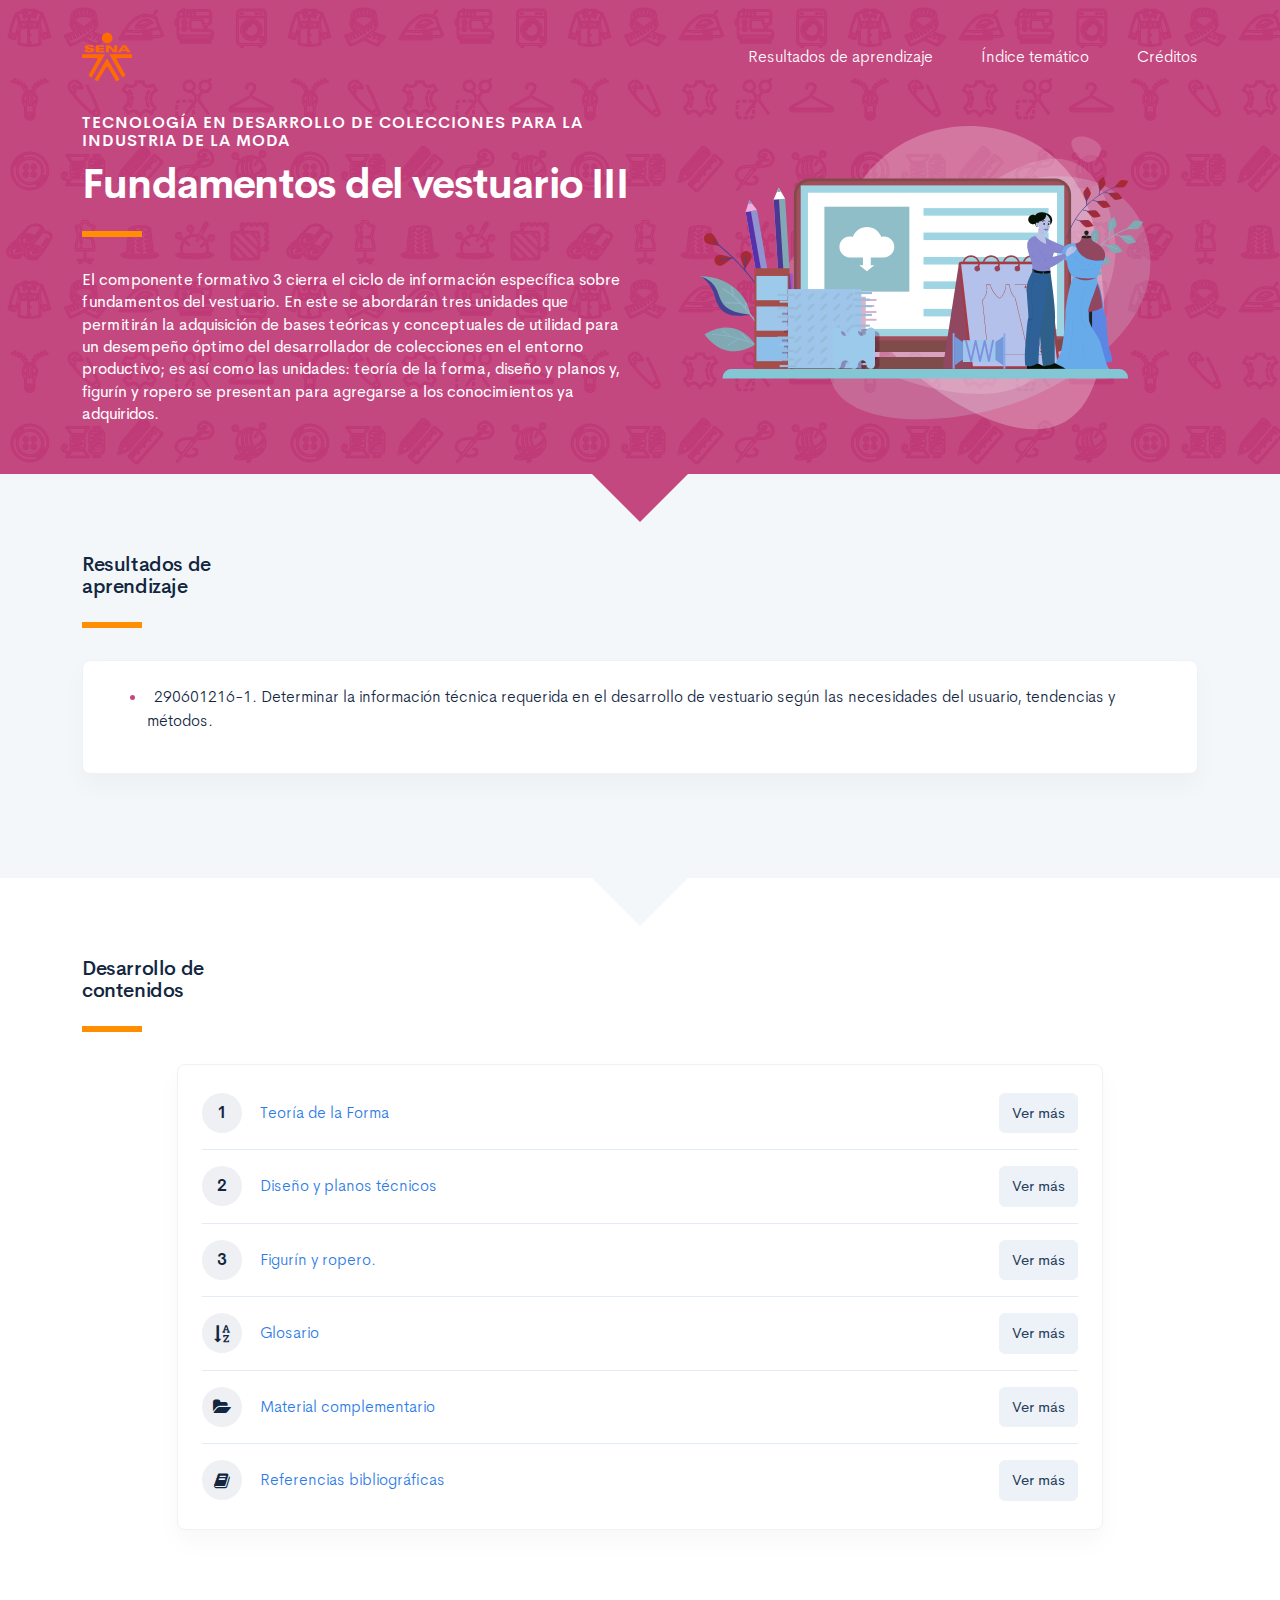
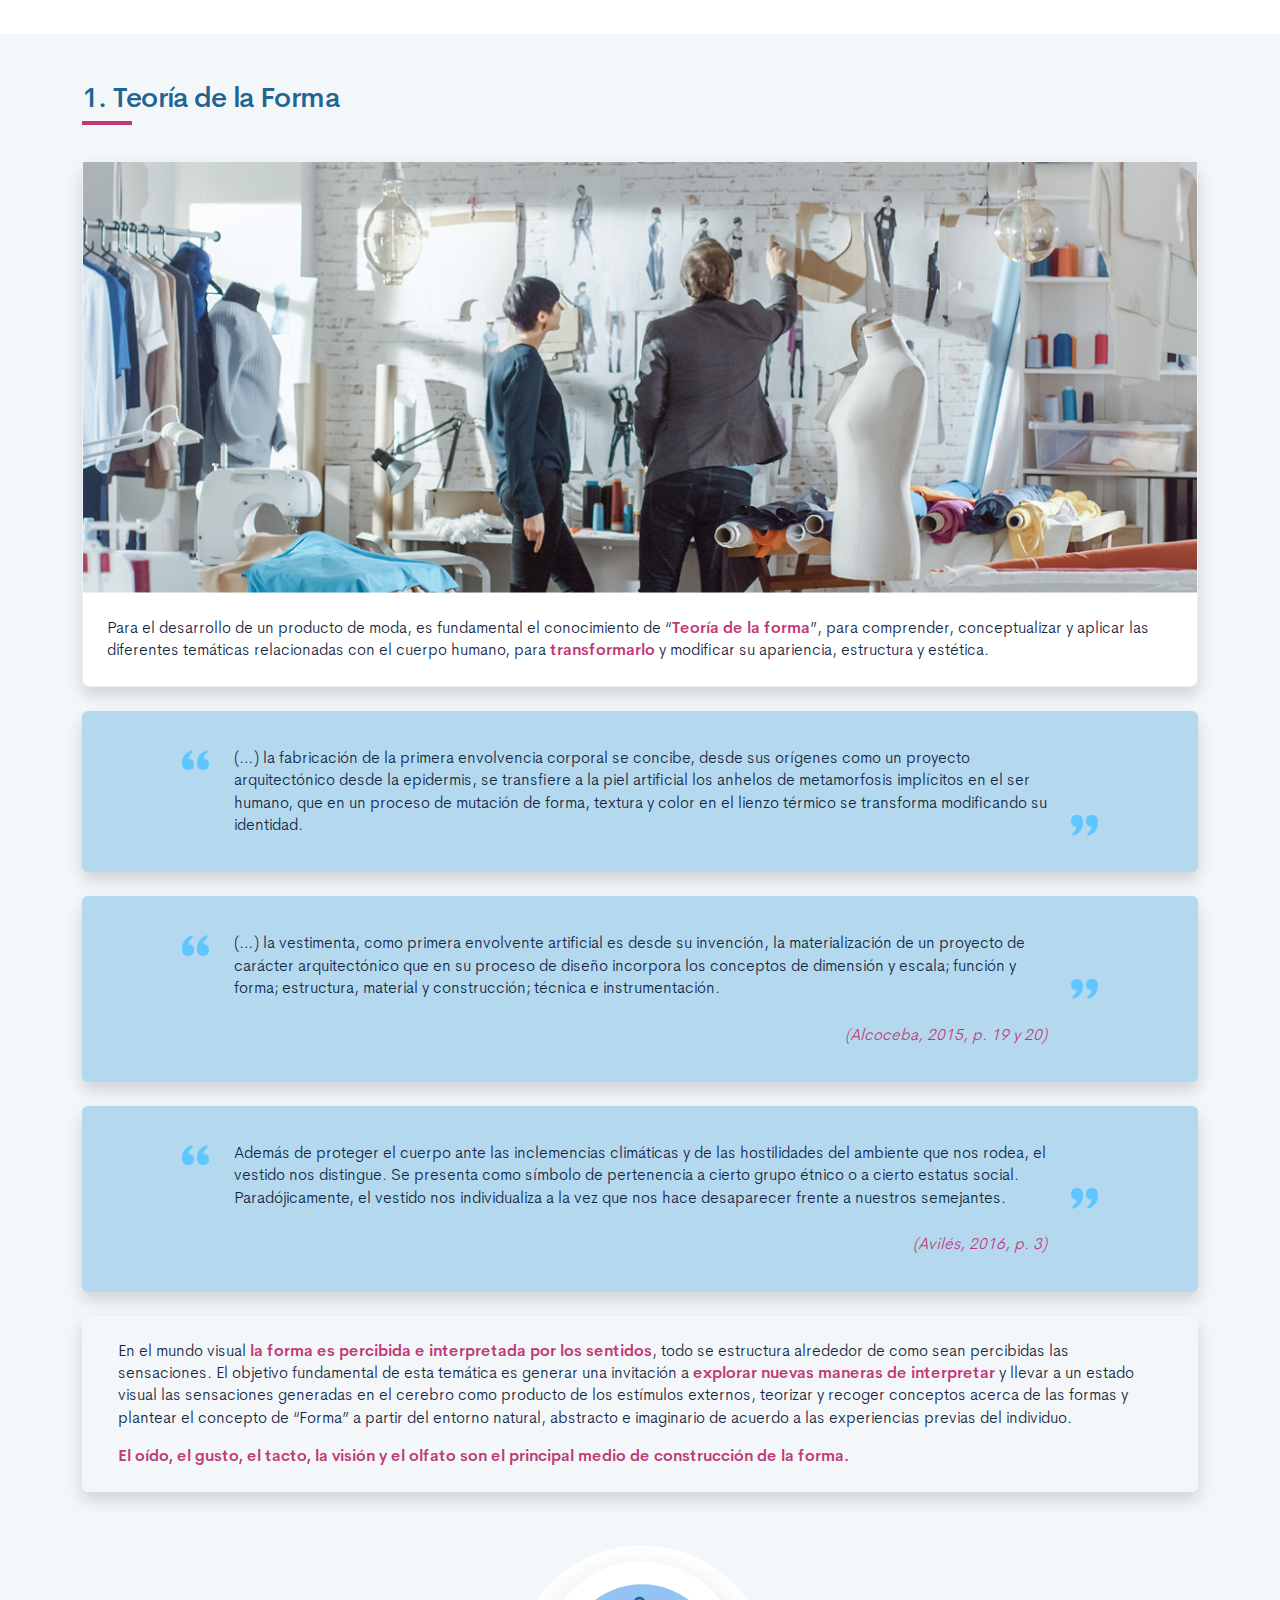
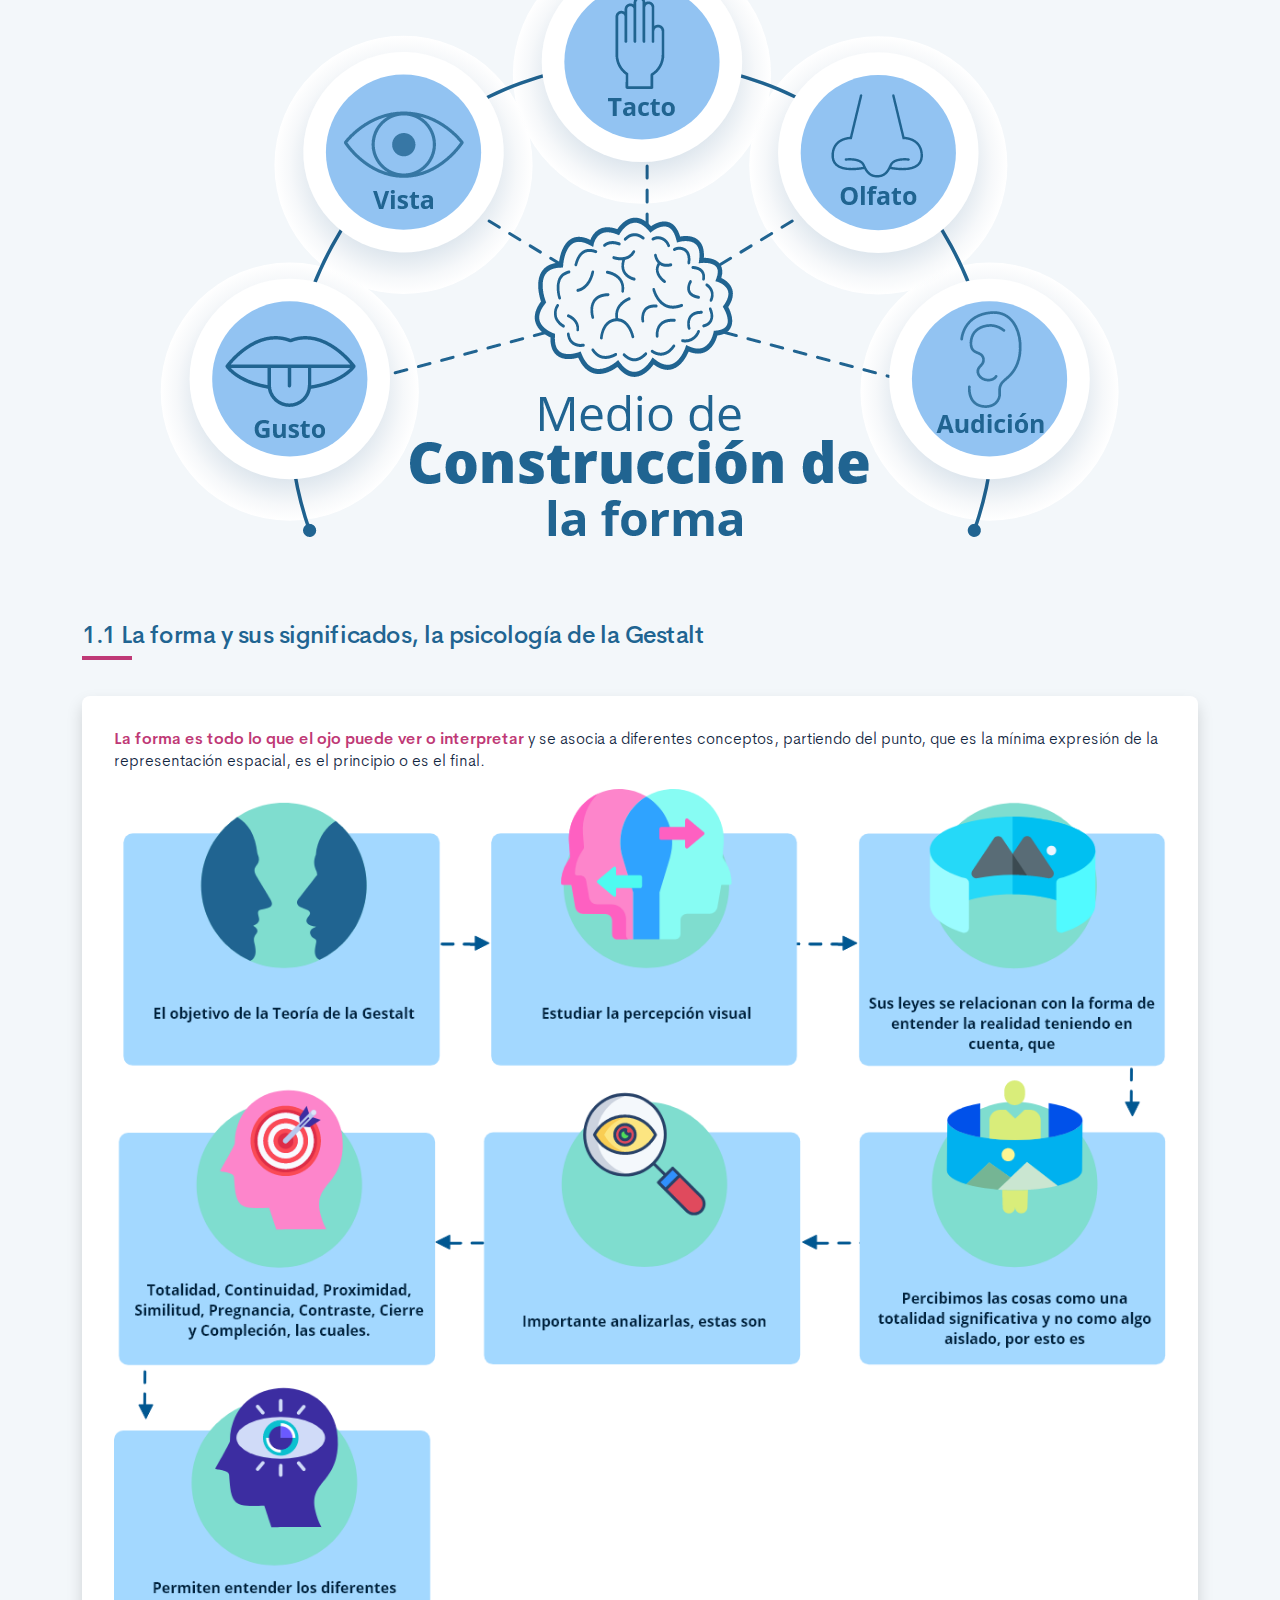
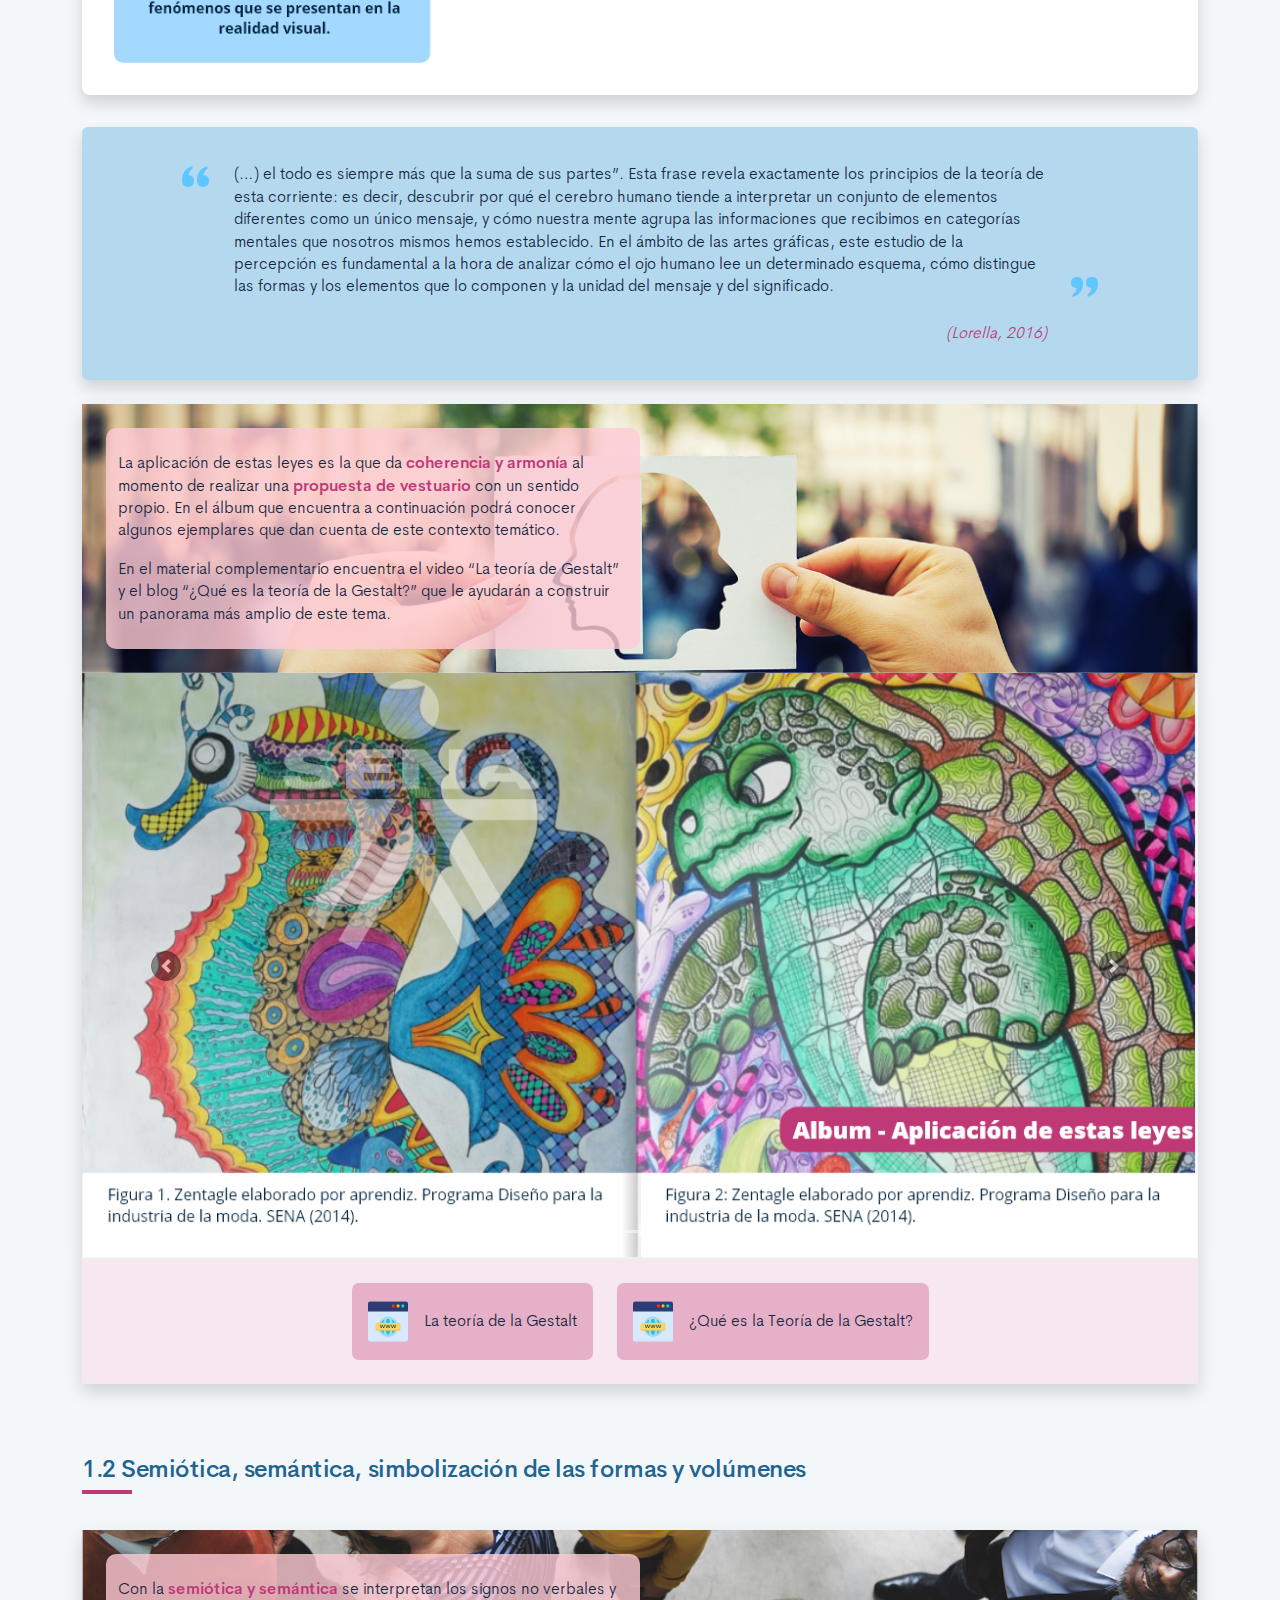
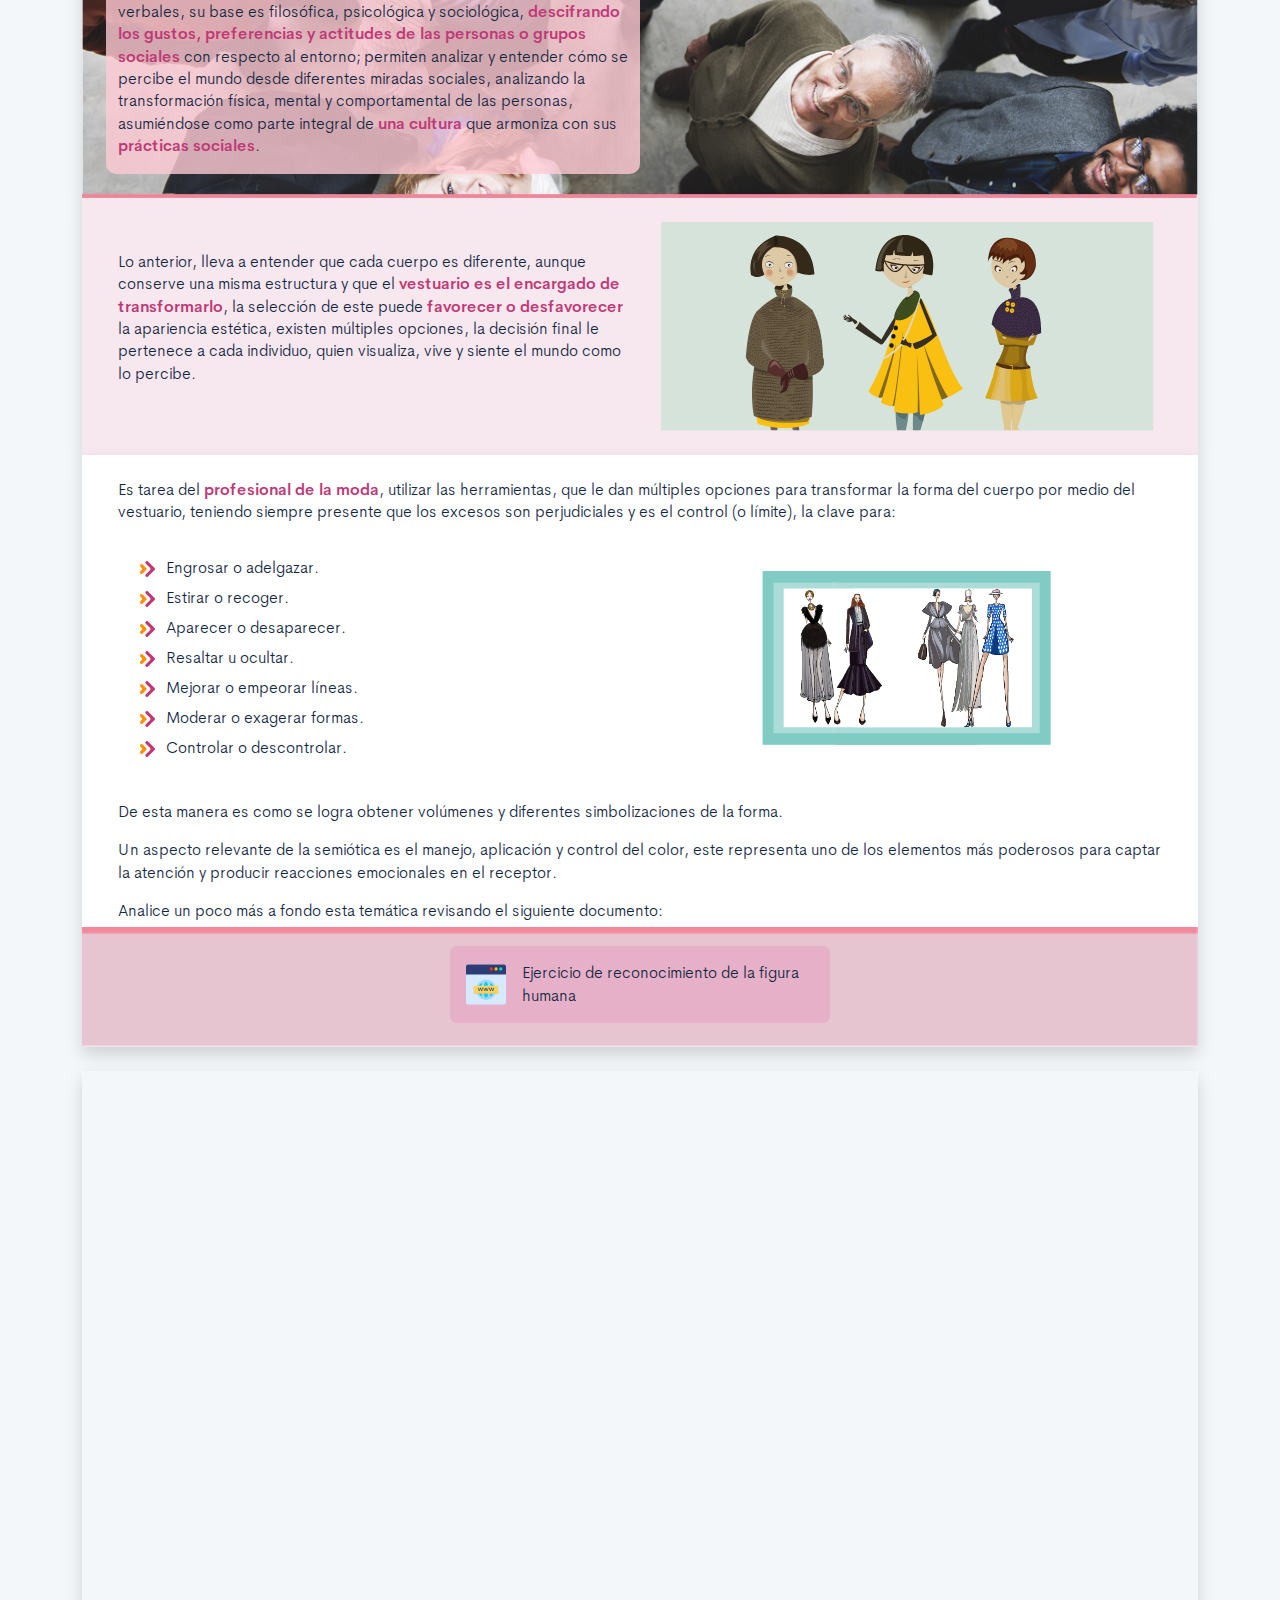
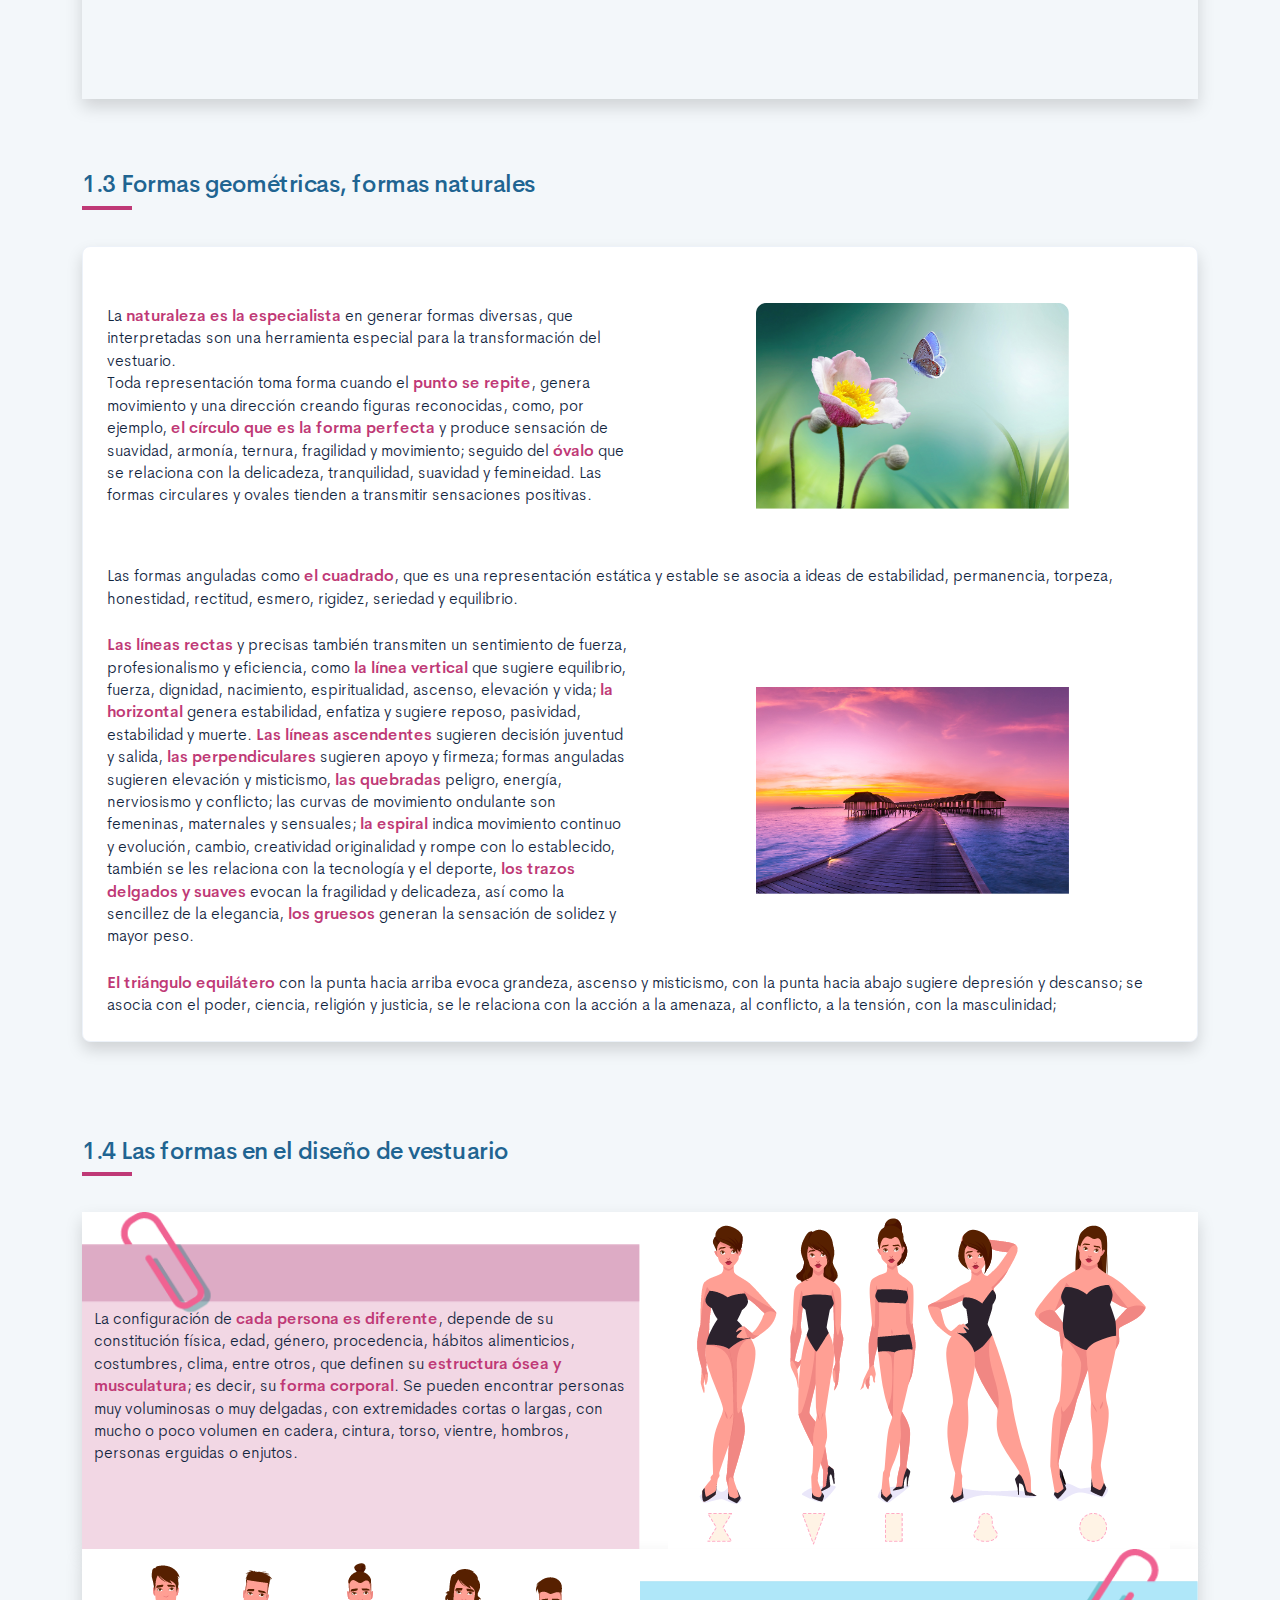
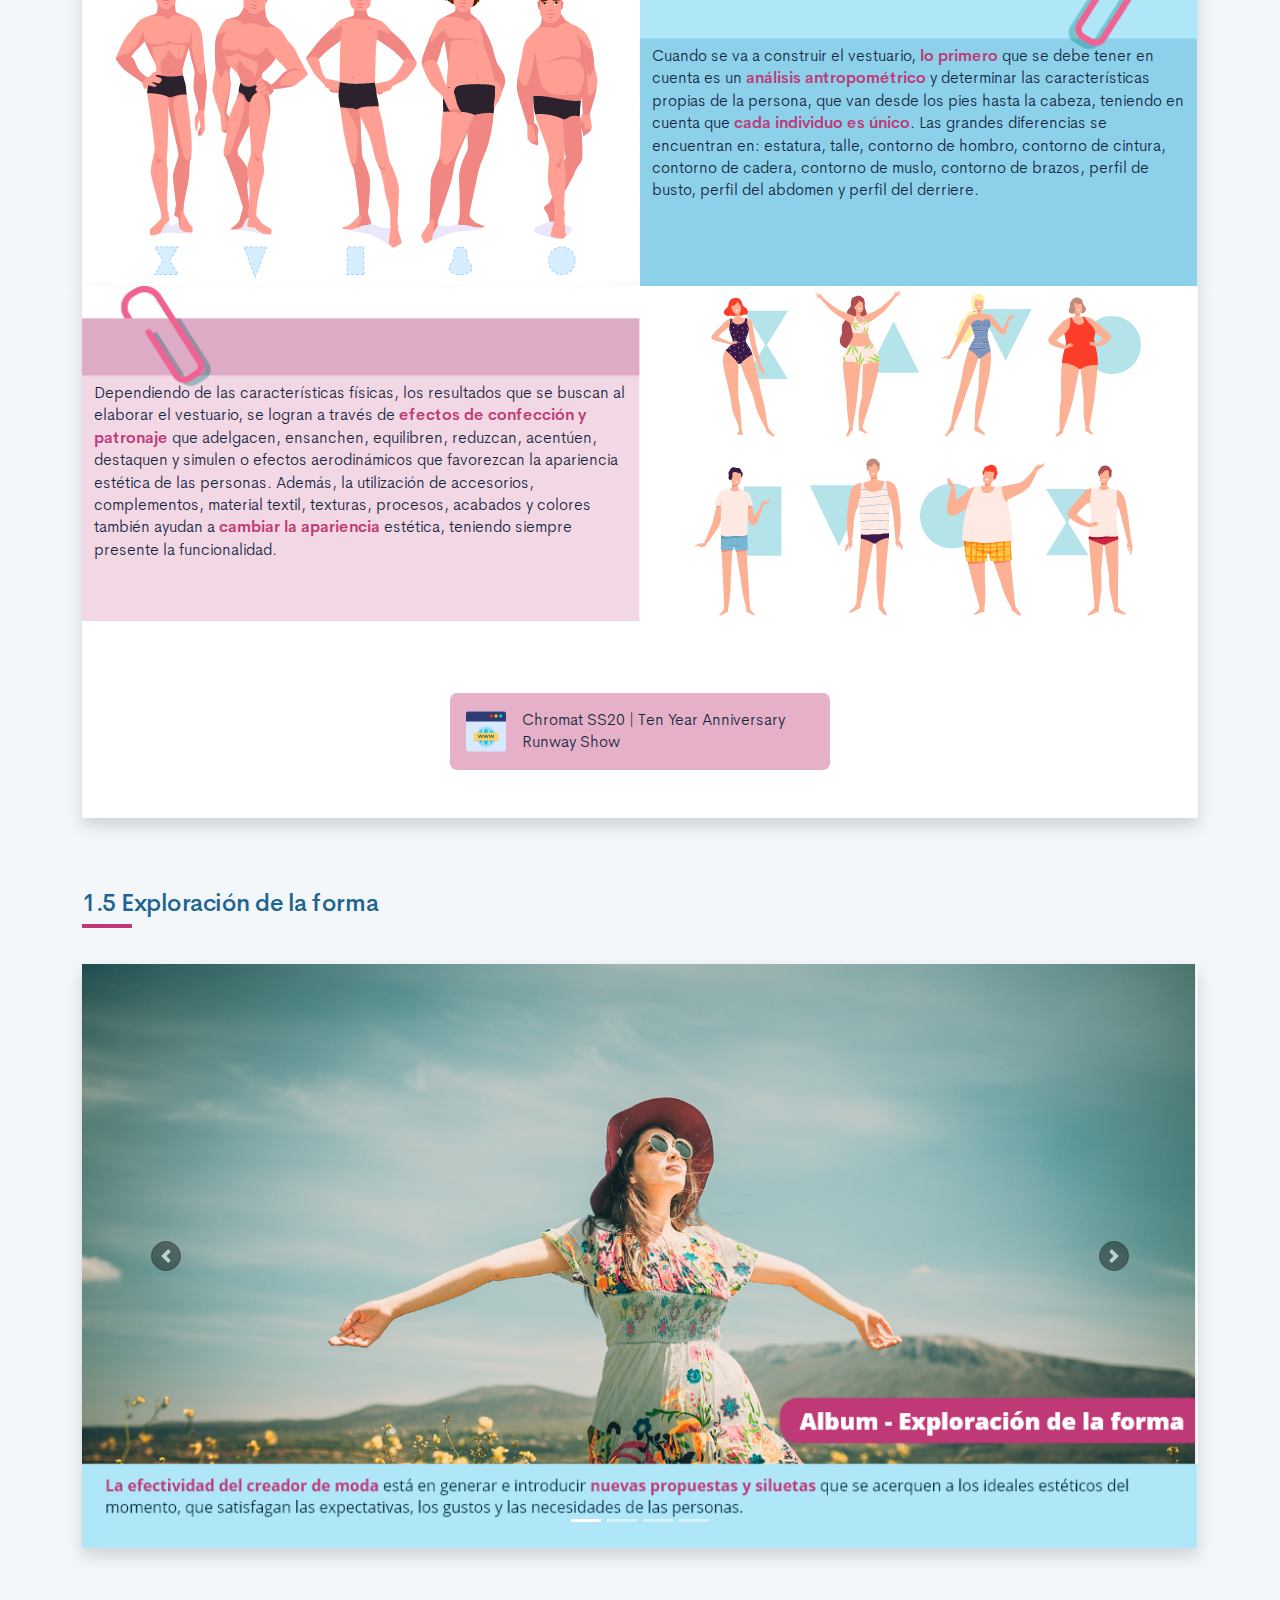
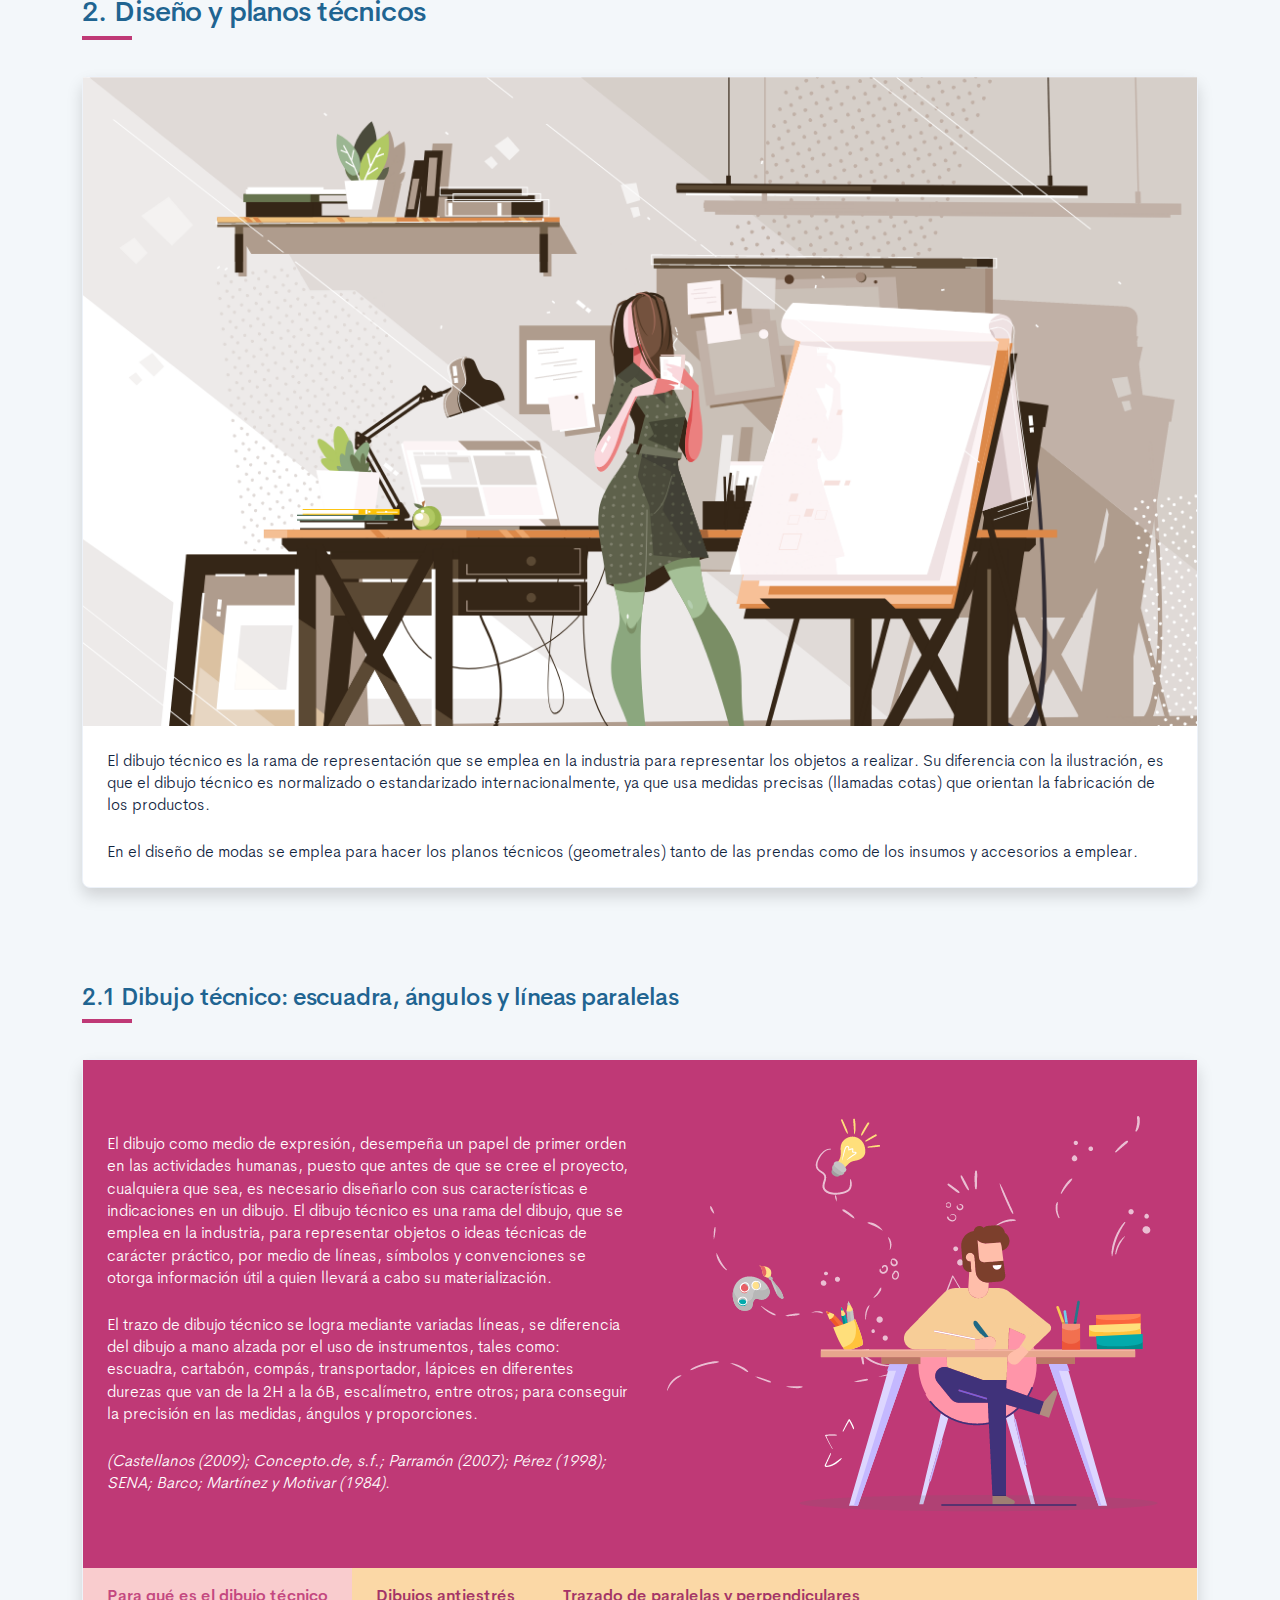
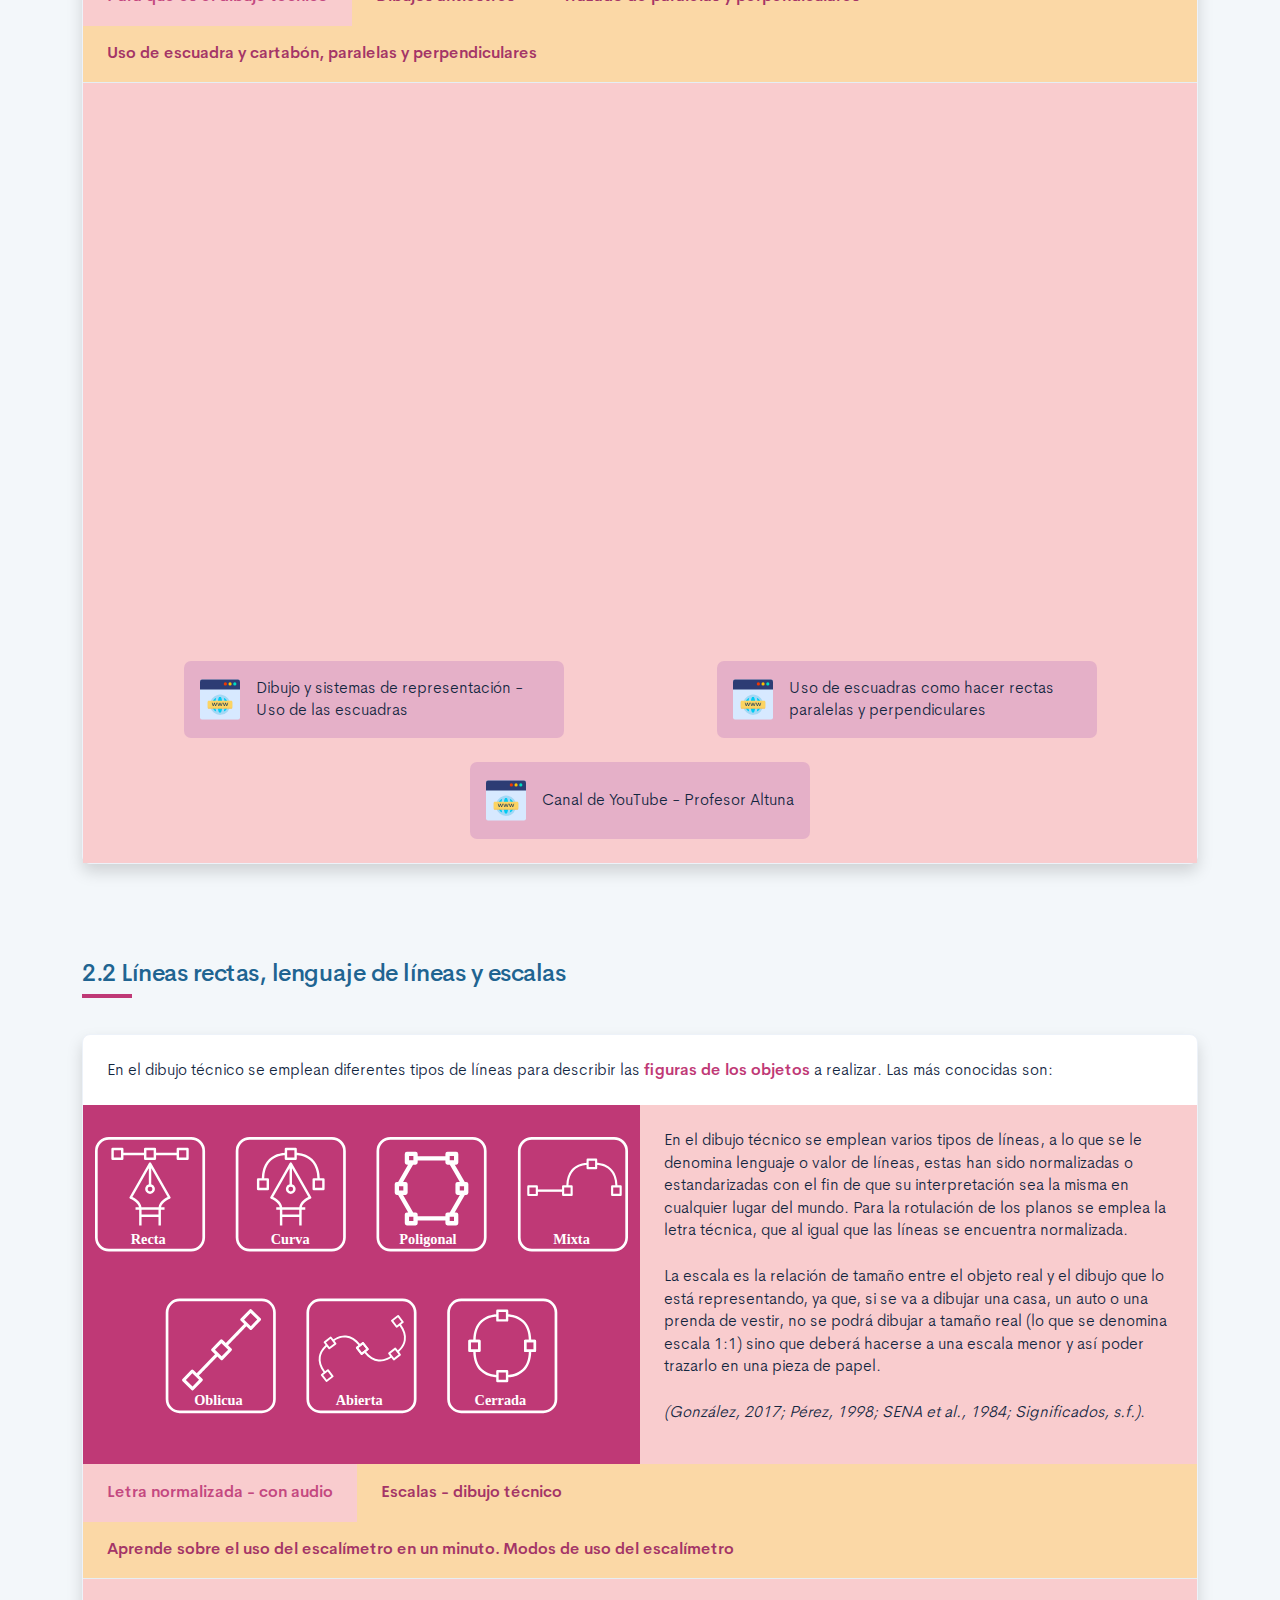
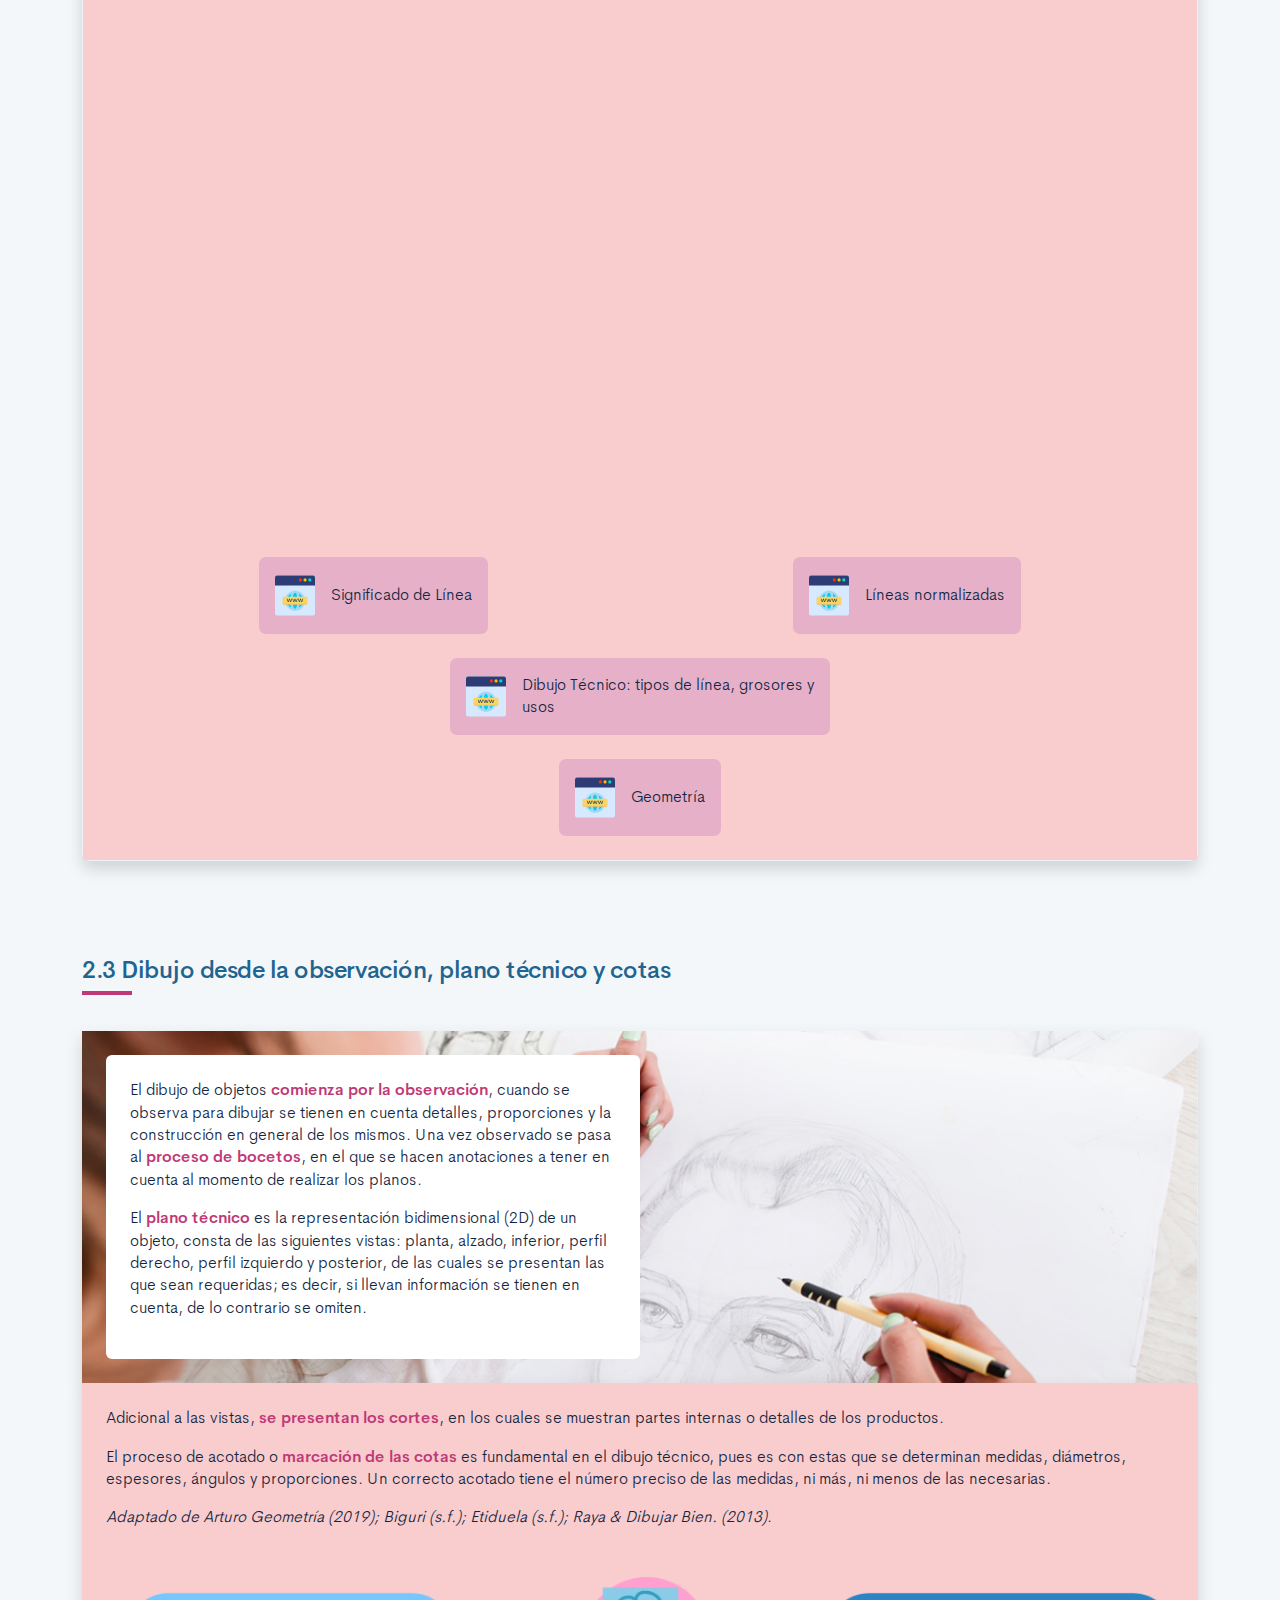
<file: public/material.html>
<!DOCTYPE html>
<html lang="es">
    <head>
        <meta charset="UTF-8">
        <meta name="viewport" content="width=device-width, user-scalable=no, initial-scale=1.0, maximum-scale=1.0, minimum-scale=1.0">
        <title>Fundamentos del vestuario III</title>
        <meta meta name="description" content="El componente formativo 3 cierra el ciclo de información específica sobre fundamentos del vestuario. En este se abordarán tres unidades que permitirán la adquisición de bases teóricas y conceptuales de utilidad para un desempeño óptimo del desarrollador de colecciones en el entorno productivo; es así como las unidades: teoría de la forma, diseño y planos y, figurín y ropero se presentan para agregarse a los conocimientos ya adquiridos.">
        <link rel="icon" type="image/svg+xml" href="assets/images/logos/senaLogo.svg">
        <link rel="stylesheet" href="assets/fonts/feather/feather.css">
        <link rel="stylesheet" href="assets/fonts/fontawesome/css/font-awesome.css">
        <link href="assets/css/fancybox.css" rel="stylesheet">
        <link href="assets/css/animate.css" rel="stylesheet">
        <link rel="stylesheet" href="assets/css/main.css">
    </head>
    <body class="theme-dark page-header-textura" id="page-home">
        <header class="curso-presentacion page-header" id="CursoPresentacion">
            <div class="page-textura">
                <div class="container">
                    <div class="curso-topbar justify-content-center justify-content-md-between"><a class="curso-topbar__logo"><svg xmlns="http://www.w3.org/2000/svg" width="168.273" height="164.177" viewBox="0 0 168.273 164.177">
                                <path id="SENA_LOGO" data-name="SENA LOGO" d="M85.349,1a18.09,18.09,0,1,0,18.09,18.09h0A18.1,18.1,0,0,0,85.349,1ZM25.617,42.983a33.722,33.722,0,0,0-9.386,1.024,11.156,11.156,0,0,0-5.12,2.56A5.346,5.346,0,0,0,10.086,52.2c.683,1.707,2.56,2.9,4.608,3.584,4.437,1.536,9.386,1.877,13.994,2.731a5.1,5.1,0,0,1,2.389,1.024,1.369,1.369,0,0,1-.683,2.048,9.146,9.146,0,0,1-5.291.683A8.354,8.354,0,0,1,20.5,61.244a1.962,1.962,0,0,1-.853-2.389H9.233A7.663,7.663,0,0,0,10.6,63.463a7.59,7.59,0,0,0,4.267,2.389A28.541,28.541,0,0,0,23.4,66.876,52.426,52.426,0,0,0,35,66.023a11.043,11.043,0,0,0,5.8-2.9,5.358,5.358,0,0,0-1.365-8.533,21.267,21.267,0,0,0-5.8-2.048c-3.072-.683-5.973-1.024-9.045-1.536a9.114,9.114,0,0,1-3.072-.853,1.226,1.226,0,0,1,0-2.219,9.369,9.369,0,0,1,4.437-.683,10.554,10.554,0,0,1,4.608.853A1.877,1.877,0,0,1,31.59,49.81h9.9a5.669,5.669,0,0,0-1.195-3.584A8.875,8.875,0,0,0,35.515,43.5c-3.584-.341-6.827-.512-9.9-.512Zm21.333.683V67.217H75.792V62.1H57.531V57.489H73.744V52.54H57.531V48.786H75.109v-5.12Zm47.615,0H81.253V67.217H91.322V51.346l13.824,15.872h13.824V43.666H108.9v15.7Zm42.495,0L120.676,67.217h10.581l2.56-4.267H150.2l2.389,4.267h11.776l-15.53-23.551ZM142.35,49.3l5.12,8.533h-10.41ZM.7,74.044l.171,12.8L49,86.673c2.389.512,3.925,2.048,3.413,5.8l-29.7,51.711,9.557,9.045L78.01,74.044Zm91.646,0L137.4,152.89l9.9-8.874L117.433,92.3c-.512-3.584.853-5.291,3.413-5.8l48.127.171V74.044ZM84.837,87.185,42.512,159.546l11.264,5.461,28.159-47.615a4.283,4.283,0,0,1,2.9-1.195,4.681,4.681,0,0,1,3.072,1.195l28.159,47.786,11.605-5.973Z" transform="translate(-0.7 -1)" fill="#FF6B00" />
                            </svg>
                        </a><a class="curso-topbar__menubar collapsed btn-menu-responsive d-none" data-toggle="collapse" href="#curso-topbar__nav" aria-expanded="false"><span></span><span></span><span></span></a>
                        <nav class="curso-topbar__nav collapse show d-none d-md-block" id="curso-topbar__nav">
                            <ul class="curso-topbar__list">
                                <li class="curso-topbar__item"><a class="curso-topbar__link text-white" href="#ResultadosAprendizaje"><span>Resultados de aprendizaje</span></a></li>
                                <li class="curso-topbar__item"><a class="curso-topbar__link text-white" href="#IndiceTematico"><span>Índice temático</span></a></li>
                                <li class="curso-topbar__item"><a class="curso-topbar__link text-white" href="#Creditos"><span>Créditos</span></a></li>
                            </ul>
                        </nav>
                    </div>
                    <div class="curso-portada">
                        <div class="row align-items-center">
                            <div class="col-12 col-lg-6">
                                <h3 class="curso-subtitulo" id="curso-titulo-componente">Tecnología en desarrollo de colecciones para la industria de la moda</h3>
                                <h1 class="curso-titulo" id="curso-titulo-tema">Fundamentos del vestuario III</h1>
                                <div class="brand-line-primary"></div>
                                <p class="curso-descripcion">El componente formativo 3 cierra el ciclo de información específica sobre fundamentos del vestuario. En este se abordarán tres unidades que permitirán la adquisición de bases teóricas y conceptuales de utilidad para un desempeño óptimo del desarrollador de colecciones en el entorno productivo; es así como las unidades: teoría de la forma, diseño y planos y, figurín y ropero se presentan para agregarse a los conocimientos ya adquiridos.</p>
                            </div>
                            <div class="col-12 col-lg-6 text-center">
                                <div class="d-none d-lg-block"><img class="curso-imagen" src="assets/images/header/header_media.png" /></div>
                            </div>
                        </div>
                    </div>
                </div>
            </div>
        </header>
        <section class="curso-resultados section bg-base-light" id="ResultadosAprendizaje">
            <div class="container">
                <h2> Resultados de <br>aprendizaje</h2>
                <div class="brand-line-primary"></div>
                <div class="card resultado-item">
                    <div class="card-body">
                        <ul class="bg-color-dark">
                            <li><span>290601216-1. Determinar la información técnica requerida en el desarrollo de vestuario según las necesidades del usuario, tendencias y métodos.</span></li>
                        </ul>
                    </div>
                </div>
            </div>
        </section>
        <section class="curso-indice-tematico section" id="IndiceTematico">
            <div class="container">
                <h2>Desarrollo de <br>contenidos</h2>
                <div class="brand-line-primary"></div>
                <div class="row justify-content-center">
                    <div class="col-12 col-sm-10">
                        <div class="card wow flipInX" data-wow-delay=".4s">
                            <div class="card-body">
                                <ul class="list-group list-group-flush list my-n3 nav-temas">
                                    <li class="list-group-item nav-tema-item">
                                        <div class="row align-items-center">
                                            <div class="col-auto">
                                                <div class="avatar avatar-sm"><span class="nav-tema-item__icon avatar-title font-size-lg bg-secondary-soft rounded-circle text-primary font-weight-bold">1</span></div>
                                            </div>
                                            <div class="col ml-n2"><span class="nav-tema-item__titulo"> <a href="#tema-1">Teoría de la Forma</a></span></div>
                                            <div class="col-auto"> <a class="btn btn-light nav-tema-item__btn" href="#tema-1">Ver más</a></div>
                                        </div>
                                    </li>
                                    <li class="list-group-item nav-tema-item">
                                        <div class="row align-items-center">
                                            <div class="col-auto">
                                                <div class="avatar avatar-sm"><span class="nav-tema-item__icon avatar-title font-size-lg bg-secondary-soft rounded-circle text-primary font-weight-bold">2</span></div>
                                            </div>
                                            <div class="col ml-n2"><span class="nav-tema-item__titulo"> <a href="#tema-2">Diseño y planos técnicos</a></span></div>
                                            <div class="col-auto"> <a class="btn btn-light nav-tema-item__btn" href="#tema-2">Ver más</a></div>
                                        </div>
                                    </li>
                                    <li class="list-group-item nav-tema-item">
                                        <div class="row align-items-center">
                                            <div class="col-auto">
                                                <div class="avatar avatar-sm"><span class="nav-tema-item__icon avatar-title font-size-lg bg-secondary-soft rounded-circle text-primary font-weight-bold">3</span></div>
                                            </div>
                                            <div class="col ml-n2"><span class="nav-tema-item__titulo"> <a href="#tema-3">Figurín y ropero.</a></span></div>
                                            <div class="col-auto"> <a class="btn btn-light nav-tema-item__btn" href="#tema-3">Ver más</a></div>
                                        </div>
                                    </li>
                                    <li class="list-group-item nav-tema-item">
                                        <div class="row align-items-center">
                                            <div class="col-auto">
                                                <div class="avatar avatar-sm"><span class="nav-tema-item__icon avatar-title font-size-lg bg-secondary-soft rounded-circle text-primary font-weight-bold"> <i class="fa fa-sort-alpha-asc"></i></span></div>
                                            </div>
                                            <div class="col ml-n2"><span class="nav-tema-item__titulo"> <a href="#glosario">Glosario</a></span></div>
                                            <div class="col-auto"> <a class="btn btn-light nav-tema-item__btn" href="#glosario">Ver más</a></div>
                                        </div>
                                    </li>
                                    <li class="list-group-item nav-tema-item">
                                        <div class="row align-items-center">
                                            <div class="col-auto">
                                                <div class="avatar avatar-sm"><span class="nav-tema-item__icon avatar-title font-size-lg bg-secondary-soft rounded-circle text-primary font-weight-bold"> <i class="fa fa-folder-open"></i></span></div>
                                            </div>
                                            <div class="col ml-n2"><span class="nav-tema-item__titulo"> <a href="#anexos">Material complementario</a></span></div>
                                            <div class="col-auto"> <a class="btn btn-light nav-tema-item__btn" href="#anexos">Ver más</a></div>
                                        </div>
                                    </li>
                                    <li class="list-group-item nav-tema-item">
                                        <div class="row align-items-center">
                                            <div class="col-auto">
                                                <div class="avatar avatar-sm"><span class="nav-tema-item__icon avatar-title font-size-lg bg-secondary-soft rounded-circle text-primary font-weight-bold"> <i class="fa fa-book"></i></span></div>
                                            </div>
                                            <div class="col ml-n2"><span class="nav-tema-item__titulo"> <a href="#referencias">Referencias bibliográficas</a></span></div>
                                            <div class="col-auto"> <a class="btn btn-light nav-tema-item__btn" href="#referencias">Ver más</a></div>
                                        </div>
                                    </li>
                                </ul>
                            </div>
                        </div>
                    </div>
                </div>
            </div>
        </section>
        <section id="mainContent">
            <div id="tema-1">
                <div class="container" id="teoria">
                    <div class="header-ecored">
                        <h1>1. Teoría de la Forma</h1>
                    </div>
                    <div class="card shadow"><img class="img-fluid" src="assets/images/pages/img1.png" style="max-width: 100%">
                        <div class="card-body">
                            <div class="row">
                                <div class="col-12">
                                    <p>Para el desarrollo de un producto de moda, es fundamental el conocimiento de “<b class="txt-color1">Teoría de la forma</b>”, para comprender, conceptualizar y aplicar las diferentes temáticas relacionadas con el cuerpo humano, para <b class="txt-color1">transformarlo</b> y modificar su apariencia, estructura y estética.</p>
                                </div>
                            </div>
                        </div>
                    </div>
                    <div class="row mx-0 bg-color1 rounded mt-4 shadow">
                        <div class="col-12 my-5">
                            <div class="row justify-content-center">
                                <div class="col-auto"><img class="img-fluid" src="assets/images/pages/img1.svg" style="max-width: 100%"></div>
                                <div class="col-9">
                                    <p class="mb-0">(…) la fabricación de la primera envolvencia corporal se concibe, desde sus orígenes como un proyecto arquitectónico desde la epidermis, se transfiere a la piel artificial los anhelos de metamorfosis implícitos en el ser humano, que en un proceso de mutación de forma, textura y color en el lienzo térmico se transforma modificando su identidad.</p>
                                </div>
                                <div class="col-auto align-self-end"><img class="img-fluid" src="assets/images/pages/img2.svg" style="max-width: 100%"></div>
                            </div>
                        </div>
                    </div>
                    <div class="row mx-0 bg-color1 rounded mt-4 shadow">
                        <div class="col-12 my-5">
                            <div class="row justify-content-center">
                                <div class="col-auto"><img class="img-fluid" src="assets/images/pages/img1.svg" style="max-width: 100%"></div>
                                <div class="col-9">
                                    <p class="mb-0">(…) la vestimenta, como primera envolvente artificial es desde su invención, la materialización de un proyecto de carácter arquitectónico que en su proceso de diseño incorpora los conceptos de dimensión y escala; función y forma; estructura, material y construcción; técnica e instrumentación.</p>
                                </div>
                                <div class="col-auto align-self-end"><img class="img-fluid" src="assets/images/pages/img2.svg" style="max-width: 100%"></div>
                                <div class="col-9 mt-4 text-right">
                                    <p class="txt-color1 mb-0"><i>(Alcoceba, 2015, p. 19 y 20)</i></p>
                                </div>
                            </div>
                        </div>
                    </div>
                    <div class="row mx-0 bg-color1 rounded mt-4 shadow">
                        <div class="col-12 my-5">
                            <div class="row justify-content-center">
                                <div class="col-auto"><img class="img-fluid" src="assets/images/pages/img1.svg" style="max-width: 100%"></div>
                                <div class="col-9">
                                    <p class="mb-0">Además de proteger el cuerpo ante las inclemencias climáticas y de las hostilidades del ambiente que nos rodea, el vestido nos distingue. Se presenta como símbolo de pertenencia a cierto grupo étnico o a cierto estatus social. Paradójicamente, el vestido nos individualiza a la vez que nos hace desaparecer frente a nuestros semejantes.</p>
                                </div>
                                <div class="col-auto align-self-end"><img class="img-fluid" src="assets/images/pages/img2.svg" style="max-width: 100%"></div>
                                <div class="col-9 mt-4 text-right">
                                    <p class="txt-color1 mb-0"><i>(Avilés, 2016, p. 3)</i></p>
                                </div>
                            </div>
                        </div>
                    </div>
                    <div class="row mt-4 rounded shadow mx-0 p-4">
                        <div class="col-12">
                            <p>En el mundo visual <b class="txt-color1">la forma es percibida e interpretada por los sentidos</b>, todo se estructura alrededor de como sean percibidas las sensaciones. El objetivo fundamental de esta temática es generar una invitación a <b class="txt-color1">explorar nuevas maneras de interpretar</b> y llevar a un estado visual las sensaciones generadas en el cerebro como producto de los estímulos externos, teorizar y recoger conceptos acerca de las formas y plantear el concepto de “Forma” a partir del entorno natural, abstracto e imaginario de acuerdo a las experiencias previas del individuo. </p>
                            <p class="mb-0"><b class="txt-color1">El oído, el gusto, el tacto, la visión y el olfato son el principal medio de construcción de la forma.</b></p>
                        </div>
                    </div><img class="img-fluid img-a1" src="assets/images/pages/img2.png" style="max-width: 100%"><br id="forma">
                    <div class="header-ecored">
                        <h2>1.1 La forma y sus significados, la psicología de la Gestalt</h2>
                    </div>
                    <div class="jumbotron bg-white shadow">
                        <p><b class="txt-color1">La forma es todo lo que el ojo puede ver o interpretar</b> y se asocia a diferentes conceptos, partiendo del punto, que es la mínima expresión de la representación espacial, es el principio o es el final.</p><img class="img-fluid img-a1" src="assets/images/pages/img3.png" style="max-width: 100%">
                    </div>
                    <div class="row mx-0 bg-color1 rounded mt-4 shadow">
                        <div class="col-12 my-5">
                            <div class="row justify-content-center">
                                <div class="col-auto"><img class="img-fluid" src="assets/images/pages/img1.svg" style="max-width: 100%"></div>
                                <div class="col-9">
                                    <p class="mb-0">(…) el todo es siempre más que la suma de sus partes”. Esta frase revela exactamente los principios de la teoría de esta corriente: es decir, descubrir por qué el cerebro humano tiende a interpretar un conjunto de elementos diferentes como un único mensaje, y cómo nuestra mente agrupa las informaciones que recibimos en categorías mentales que nosotros mismos hemos establecido. En el ámbito de las artes gráficas, este estudio de la percepción es fundamental a la hora de analizar cómo el ojo humano lee un determinado esquema, cómo distingue las formas y los elementos que lo componen y la unidad del mensaje y del significado.</p>
                                </div>
                                <div class="col-auto align-self-end"><img class="img-fluid" src="assets/images/pages/img2.svg" style="max-width: 100%"></div>
                                <div class="col-9 mt-4 text-right">
                                    <p class="txt-color1 mb-0"><i>(Lorella, 2016)</i></p>
                                </div>
                            </div>
                        </div>
                    </div>
                    <div class="row mt-4 mx-0 bg-color2 p-4 shadow">
                        <div class="col-12 col-md-6 bg-color3">
                            <p class="mt-4">La aplicación de estas leyes es la que da <b class="txt-color1">coherencia y armonía</b> al momento de realizar una <b class="txt-color1">propuesta de vestuario</b> con un sentido propio. En el álbum que encuentra a continuación podrá conocer algunos ejemplares que dan cuenta de este contexto temático.</p>
                            <p class="mb-4"> En el material complementario encuentra el video “La teoría de Gestalt” y el blog “¿Qué es la teoría de la Gestalt?” que le ayudarán a construir un panorama más amplio de este tema.</p>
                        </div>
                    </div>
                    <div class="row mx-0 shadow">
                        <div class="col-12 px-0">
                            <div class="carousel slide" id="carouselExampleIndicators" data-ride="carousel">
                                <ol class="carousel-indicators">
                                    <li class="active" data-target="#carouselExampleIndicators" data-slide-to="0"></li>
                                    <li data-target="#carouselExampleIndicators" data-slide-to="1"></li>
                                    <li data-target="#carouselExampleIndicators" data-slide-to="2"></li>
                                    <li data-target="#carouselExampleIndicators" data-slide-to="3"></li>
                                    <li data-target="#carouselExampleIndicators" data-slide-to="4"></li>
                                </ol>
                                <div class="carousel-inner">
                                    <div class="carousel-item active"><img class="d-block w-100" src="assets/images/pages/img5.png" alt="0"></div>
                                    <div class="carousel-item"><img class="d-block w-100" src="assets/images/pages/img6.png" alt="1"></div>
                                    <div class="carousel-item"><img class="d-block w-100" src="assets/images/pages/img7.png" alt="2"></div>
                                    <div class="carousel-item"><img class="d-block w-100" src="assets/images/pages/img8.png" alt="3"></div>
                                    <div class="carousel-item"><img class="d-block w-100" src="assets/images/pages/img9.png" alt="4"></div>
                                </div><a class="carousel-control-prev" href="#carouselExampleIndicators" role="button" data-slide="prev"><span class="carousel-control-prev-icon" aria-hidden="true"></span><span class="sr-only">Previous</span></a><a class="carousel-control-next" href="#carouselExampleIndicators" role="button" data-slide="next"><span class="carousel-control-next-icon" aria-hidden="true"></span><span class="sr-only">Next</span></a>
                            </div>
                        </div>
                    </div>
                    <section class="bg-color5 shadow">
                        <div class="row justify-content-center p-4">
                            <div class="col-auto"><a class="media-link" href="https://www.linkedin.com/learning/diseno-para-no-disenadores-formato-y-composicion/la-gestalt?u=84303994" target="_blank"><img class="media-link-icon" src="assets/images/icons/icon_www.svg" alt="">
                                    <div class="media-link-title">
                                        <p>La teoría de la Gestalt</p>
                                    </div>
                                </a></div>
                            <div class="col-auto"><a class="media-link" href="https://www.stampaprint.net/es/blog/acerca-de-la-impresion/la-teoria-la-gestalt" target="_blank"><img class="media-link-icon" src="assets/images/icons/icon_www.svg" alt="">
                                    <div class="media-link-title">
                                        <p>¿Qué es la Teoría de la Gestalt?</p>
                                    </div>
                                </a></div>
                        </div>
                    </section><br id="semiotica">
                    <div class="header-ecored">
                        <h2>1.2 Semiótica, semántica, simbolización de las formas y volúmenes</h2>
                    </div>
                    <div class="row mt-4 mx-0 bg-color4 p-4 shadow">
                        <div class="col-12 col-md-6 bg-color3">
                            <p class="mt-4">Con la <b class="txt-color1">semiótica y semántica</b> se interpretan los signos no verbales y verbales, su base es filosófica, psicológica y sociológica, <b class="txt-color1">descifrando los gustos, preferencias y actitudes de las personas o grupos sociales</b> con respecto al entorno; permiten analizar y entender cómo se percibe el mundo desde diferentes miradas sociales, analizando la transformación física, mental y comportamental de las personas, asumiéndose como parte integral de <b class="txt-color1">una cultura</b> que armoniza con sus <b class="txt-color1">prácticas sociales</b>.</p>
                        </div>
                    </div>
                    <div class="row bg-color5 mx-0 p-4 align-items-center shadow">
                        <div class="col-12 col-md-6">
                            <p>Lo anterior, lleva a entender que cada cuerpo es diferente, aunque conserve una misma estructura y que el <b class="txt-color1">vestuario es el encargado de transformarlo</b>, la selección de este puede <b class="txt-color1">favorecer o desfavorecer</b> la apariencia estética, existen múltiples opciones, la decisión final le pertenece a cada individuo, quien visualiza, vive y siente el mundo como lo percibe.</p>
                        </div>
                        <div class="col-12 col-md-6"><img class="img-fluid img-a1" src="assets/images/pages/img11.png" style="max-width: 100%"></div>
                    </div>
                    <div class="row mx-0 p-4 shadow align-items-center bg-color6">
                        <div class="col-12">
                            <p>Es tarea del <b class="txt-color1">profesional de la moda</b>, utilizar las herramientas, que le dan múltiples opciones para transformar la forma del cuerpo por medio del vestuario, teniendo siempre presente que los excesos son perjudiciales y es el control (o límite), la clave para:</p>
                        </div>
                        <div class="col-12 col-md-6">
                            <div class="row justify-content-center">
                                <div class="col-11">
                                    <div class="list align-items-center">
                                        <div class="list__item">
                                            <div class="list__item__icon"><img class="img-fluid" src="assets/images/pages/v1.svg"></div>
                                        </div>
                                        <div class="list__txt">
                                            <p class="mb-0">Engrosar o adelgazar.</p>
                                        </div>
                                    </div>
                                    <div class="list align-items-center mt-2">
                                        <div class="list__item">
                                            <div class="list__item__icon"><img class="img-fluid" src="assets/images/pages/v1.svg"></div>
                                        </div>
                                        <div class="list__txt">
                                            <p class="mb-0">Estirar o recoger.</p>
                                        </div>
                                    </div>
                                    <div class="list align-items-center mt-2">
                                        <div class="list__item">
                                            <div class="list__item__icon"><img class="img-fluid" src="assets/images/pages/v1.svg"></div>
                                        </div>
                                        <div class="list__txt">
                                            <p class="mb-0">Aparecer o desaparecer.</p>
                                        </div>
                                    </div>
                                    <div class="list align-items-center mt-2">
                                        <div class="list__item">
                                            <div class="list__item__icon"><img class="img-fluid" src="assets/images/pages/v1.svg"></div>
                                        </div>
                                        <div class="list__txt">
                                            <p class="mb-0">Resaltar u ocultar.</p>
                                        </div>
                                    </div>
                                    <div class="list align-items-center mt-2">
                                        <div class="list__item">
                                            <div class="list__item__icon"><img class="img-fluid" src="assets/images/pages/v1.svg"></div>
                                        </div>
                                        <div class="list__txt">
                                            <p class="mb-0">Mejorar o empeorar líneas.</p>
                                        </div>
                                    </div>
                                    <div class="list align-items-center mt-2">
                                        <div class="list__item">
                                            <div class="list__item__icon"><img class="img-fluid" src="assets/images/pages/v1.svg"></div>
                                        </div>
                                        <div class="list__txt">
                                            <p class="mb-0">Moderar o exagerar formas.</p>
                                        </div>
                                    </div>
                                    <div class="list align-items-center mt-2">
                                        <div class="list__item">
                                            <div class="list__item__icon"><img class="img-fluid" src="assets/images/pages/v1.svg"></div>
                                        </div>
                                        <div class="list__txt">
                                            <p class="mb-0">Controlar o descontrolar.</p>
                                        </div>
                                    </div>
                                </div>
                            </div>
                        </div>
                        <div class="col-12 col-md-6"><img class="img-fluid img-a" src="assets/images/pages/img12.png" style="max-width: 60%"></div>
                        <div class="col-12 mt-4">
                            <p>De esta manera es como se logra obtener volúmenes y diferentes simbolizaciones de la forma.</p>
                            <p>Un aspecto relevante de la semiótica es el manejo, aplicación y control del color, este representa uno de los elementos más poderosos para captar la atención y producir reacciones emocionales en el receptor.</p>
                            <p>Analice un poco más a fondo esta temática revisando el siguiente documento:</p>
                            <section class="mt-4">
                                <div class="row justify-content-center">
                                    <div class="col-auto"><a class="media-link" href="media/documentos/Anexo_1.ppt" target="_blank"><img class="media-link-icon" src="assets/images/icons/icon_www.svg" alt="">
                                            <div class="media-link-title">
                                                <p> Ejercicio de reconocimiento de la figura humana</p>
                                            </div>
                                        </a></div>
                                </div>
                            </section>
                        </div>
                    </div>
                    <div class="row shadow mt-4 mx-0">
                        <div class="col-12 px-0">
                            <div class="embed-responsive embed-responsive-16by9"><iframe class="embed-responsive-item" width="560" height="315" src="https://www.youtube.com/embed/JWKhsr9pqsc" frameborder="0" allow="accelerometer; encrypted-media; gyroscope; picture-in-picture" allowfullscreen=""></iframe></div>
                        </div>
                    </div><br id="formas">
                    <div class="header-ecored">
                        <h2>1.3 Formas geométricas, formas naturales</h2>
                    </div>
                    <div class="card shadow">
                        <div class="card-body">
                            <div class="row align-items-center">
                                <div class="col-12 col-md-6">
                                    <p>La <b class="txt-color1">naturaleza es la especialista</b> en generar formas diversas, que interpretadas son una herramienta especial para la transformación del vestuario.</p>
                                    <p>Toda representación toma forma cuando el <b class="txt-color1">punto se repite</b>, genera movimiento y una dirección creando figuras reconocidas, como, por ejemplo, <b class="txt-color1">el círculo que es la forma perfecta</b> y produce sensación de suavidad, armonía, ternura, fragilidad y movimiento; seguido del <b class="txt-color1">óvalo</b> que se relaciona con la delicadeza, tranquilidad, suavidad y femineidad. Las formas circulares y ovales tienden a transmitir sensaciones positivas.</p>
                                </div>
                                <div class="col-12 col-md-6"><img class="img-fluid img-a" src="assets/images/pages/img14.png" style="max-width: 60%"></div>
                                <div class="col-12 mt-md-4">
                                    <p class="mb-4">Las formas anguladas como <b class="txt-color1">el cuadrado</b>, que es una representación estática y estable se asocia a ideas de estabilidad, permanencia, torpeza, honestidad, rectitud, esmero, rigidez, seriedad y equilibrio.</p>
                                </div>
                                <div class="col-12 col-md-6">
                                    <p><b class="txt-color1">Las líneas rectas</b> y precisas también transmiten un sentimiento de fuerza, profesionalismo y eficiencia, como <b class="txt-color1">la línea vertical</b> que sugiere equilibrio, fuerza, dignidad, nacimiento, espiritualidad, ascenso, elevación y vida; <b class="txt-color1">la horizontal</b> genera estabilidad, enfatiza y sugiere reposo, pasividad, estabilidad y muerte. <b class="txt-color1">Las líneas ascendentes</b> sugieren decisión juventud y salida, <b class="txt-color1">las perpendiculares</b> sugieren apoyo y firmeza; formas anguladas sugieren elevación y misticismo, <b class="txt-color1">las quebradas</b> peligro, energía, nerviosismo y conflicto; las curvas de movimiento ondulante son femeninas, maternales y sensuales; <b class="txt-color1">la espiral</b> indica movimiento continuo y evolución, cambio, creatividad originalidad y rompe con lo establecido, también se les relaciona con la tecnología y el deporte, <b class="txt-color1">los trazos delgados y suaves</b> evocan la fragilidad y delicadeza, así como la sencillez de la elegancia, <b class="txt-color1">los gruesos</b> generan la sensación de solidez y mayor peso.</p>
                                </div>
                                <div class="col-12 col-md-6"><img class="img-fluid img-a" src="assets/images/pages/img15.png" style="max-width: 60%"></div>
                                <div class="col-12">
                                    <p class="mt-4"><b class="txt-color1">El triángulo equilátero</b> con la punta hacia arriba evoca grandeza, ascenso y misticismo, con la punta hacia abajo sugiere depresión y descanso; se asocia con el poder, ciencia, religión y justicia, se le relaciona con la acción a la amenaza, al conflicto, a la tensión, con la masculinidad;</p>
                                </div>
                            </div>
                        </div>
                    </div><br id="formas1">
                    <div class="header-ecored">
                        <h2>1.4 Las formas en el diseño de vestuario</h2>
                    </div>
                    <div class="row mx-0 bg-white shadow">
                        <div class="col-12 col-md-6 bg-color7">
                            <p class="pt-6 mt-4">La configuración de <b class="txt-color1">cada persona es diferente</b>, depende de su constitución física, edad, género, procedencia, hábitos alimenticios, costumbres, clima, entre otros, que definen su <b class="txt-color1">estructura ósea y musculatura</b>; es decir, su <b class="txt-color1">forma corporal</b>. Se pueden encontrar personas muy voluminosas o muy delgadas, con extremidades cortas o largas, con mucho o poco volumen en cadera, cintura, torso, vientre, hombros, personas erguidas o enjutos.</p>
                        </div>
                        <div class="col-12 col-md-6"><img class="img-fluid img-a1" src="assets/images/pages/img16.png" style="max-width: 100%"></div>
                    </div>
                    <div class="row mx-0 bg-white shadow">
                        <div class="col-12 col-md-6"><img class="img-fluid img-a1" src="assets/images/pages/img17.png" style="max-width: 100%"></div>
                        <div class="col-12 col-md-6 bg-color8">
                            <p class="pt-6 mt-4">Cuando se va a construir el vestuario, <b class="txt-color1">lo primero</b> que se debe tener en cuenta es un <b class="txt-color1">análisis antropométrico</b> y determinar las características propias de la persona, que van desde los pies hasta la cabeza, teniendo en cuenta que <b class="txt-color1">cada individuo es único</b>. Las grandes diferencias se encuentran en: estatura, talle, contorno de hombro, contorno de cintura, contorno de cadera, contorno de muslo, contorno de brazos, perfil de busto, perfil del abdomen y perfil del derriere.</p>
                        </div>
                    </div>
                    <div class="row mx-0 bg-white shadow justify-content-center">
                        <div class="col-12 col-md-6 bg-color7">
                            <p class="pt-6 mt-4">Dependiendo de las características físicas, los resultados que se buscan al elaborar el vestuario, se logran a través de <b class="txt-color1">efectos de confección y patronaje</b> que adelgacen, ensanchen, equilibren, reduzcan, acentúen, destaquen y simulen o efectos aerodinámicos que favorezcan la apariencia estética de las personas. Además, la utilización de accesorios, complementos, material textil, texturas, procesos, acabados y colores también ayudan a <b class="txt-color1">cambiar la apariencia</b> estética, teniendo siempre presente la funcionalidad.</p>
                        </div>
                        <div class="col-12 col-md-6"><img class="img-fluid img-a1" src="assets/images/pages/img18.png" style="max-width: 100%"></div>
                        <div class="col-10 p-4">
                            <section class="mt-4">
                                <div class="row justify-content-center p-4">
                                    <div class="col-auto"><a class="media-link" href="https://www.youtube.com/watch?v=9t_CihSARHE&amp;feature=emb_err_woyt" target="_blank"><img class="media-link-icon" src="assets/images/icons/icon_www.svg" alt="">
                                            <div class="media-link-title">
                                                <p>Chromat SS20 | Ten Year Anniversary Runway Show </p>
                                            </div>
                                        </a></div>
                                </div>
                            </section>
                        </div>
                    </div><br id="exploracion">
                    <div class="header-ecored">
                        <h2>1.5 Exploración de la forma</h2>
                    </div>
                    <div class="row mt-4 mx-0 shadow">
                        <div class="col-12 px-0">
                            <div class="carousel slide" id="carouselExampleIndicators1" data-ride="carousel">
                                <ol class="carousel-indicators">
                                    <li class="active" data-target="#carouselExampleIndicators1" data-slide-to="0"></li>
                                    <li data-target="#carouselExampleIndicators1" data-slide-to="1"></li>
                                    <li data-target="#carouselExampleIndicators1" data-slide-to="2"></li>
                                    <li data-target="#carouselExampleIndicators1" data-slide-to="3"></li>
                                </ol>
                                <div class="carousel-inner">
                                    <div class="carousel-item active"><img class="d-block w-100" src="assets/images/pages/img22.png" alt="0"></div>
                                    <div class="carousel-item"><img class="d-block w-100" src="assets/images/pages/img23.png" alt="1"></div>
                                    <div class="carousel-item"><img class="d-block w-100" src="assets/images/pages/img24.png" alt="2"></div>
                                    <div class="carousel-item"><img class="d-block w-100" src="assets/images/pages/img25.png" alt="3"></div>
                                </div><a class="carousel-control-prev" href="#carouselExampleIndicators1" role="button" data-slide="prev"><span class="carousel-control-prev-icon" aria-hidden="true"></span><span class="sr-only">Previous</span></a><a class="carousel-control-next" href="#carouselExampleIndicators1" role="button" data-slide="next"><span class="carousel-control-next-icon" aria-hidden="true"></span><span class="sr-only">Next</span></a>
                            </div>
                        </div>
                    </div>
                </div>
            </div>
            <div id="tema-2">
                <div class="container" id="diseno">
                    <div class="header-ecored">
                        <h1>2. Diseño y planos técnicos</h1>
                    </div>
                    <div class="card shadow"><img class="img-fluid" src="assets/images/pages/img26.png" style="max-width: 100%">
                        <div class="card-body">
                            <div class="row">
                                <div class="col-12">
                                    <p>El dibujo técnico es la rama de representación que se emplea en la industria para representar los objetos a realizar. Su diferencia con la ilustración, es que el dibujo técnico es normalizado o estandarizado internacionalmente, ya que usa medidas precisas (llamadas cotas) que orientan la fabricación de los productos.</p>
                                    <p class="mt-4">En el diseño de modas se emplea para hacer los planos técnicos (geometrales) tanto de las prendas como de los insumos y accesorios a emplear.</p>
                                </div>
                            </div>
                        </div>
                    </div><br id="dibujo">
                    <div class="header-ecored">
                        <h2>2.1 Dibujo técnico: escuadra, ángulos y líneas paralelas</h2>
                    </div>
                    <div class="card shadow">
                        <div class="card-body bg-color9">
                            <div class="row align-items-center">
                                <div class="col-12 col-md-6">
                                    <p class="text-white">El dibujo como medio de expresión, desempeña un papel de primer orden en las actividades humanas, puesto que antes de que se cree el proyecto, cualquiera que sea, es necesario diseñarlo con sus características e indicaciones en un dibujo. El dibujo técnico es una rama del dibujo, que se emplea en la industria, para representar objetos o ideas técnicas de carácter práctico, por medio de líneas, símbolos y convenciones se otorga información útil a quien llevará a cabo su materialización.</p>
                                    <p class="text-white mt-4">El trazo de dibujo técnico se logra mediante variadas líneas, se diferencia del dibujo a mano alzada por el uso de instrumentos, tales como: escuadra, cartabón, compás, transportador, lápices en diferentes durezas que van de la 2H a la 6B, escalímetro, entre otros; para conseguir la precisión en las medidas, ángulos y proporciones.</p>
                                    <p class="text-white mt-4"><i>(Castellanos (2009); Concepto.de, s.f.; Parramón (2007); Pérez (1998); SENA; Barco; Martínez y Motivar (1984)</i>.</p>
                                </div>
                                <div class="col-12 col-md-6"><img class="img-fluid img-a" src="assets/images/pages/img27.png" style="max-width: 100%"></div>
                            </div>
                        </div>
                        <div class="row">
                            <div class="col-12">
                                <nav class="nav-tab-ecored">
                                    <div class="nav nav-tabs" id="nav-tab" role="tablist"><a class="nav-item nav-link active" id="nav-01-tab" data-toggle="tab" href="#nav-01" role="tab" aria-controls="nav-01" aria-selected="true"><strong>Para qué es el dibujo técnico</strong></a><a class="nav-item nav-link" id="nav-02-tab" data-toggle="tab" href="#nav-02" role="tab" aria-controls="nav-02" aria-selected="false"><strong>Dibujos antiestrés</strong></a><a class="nav-item nav-link" id="nav-03-tab" data-toggle="tab" href="#nav-03" role="tab" aria-controls="nav-03" aria-selected="false"><strong>Trazado de paralelas y perpendiculares</strong></a><a class="nav-item nav-link" id="nav-04-tab" data-toggle="tab" href="#nav-04" role="tab" aria-controls="nav-04" aria-selected="false"><strong> Uso de escuadra y cartabón, paralelas y perpendiculares</strong></a></div>
                                    <div class="tab-content" id="nav-tabContent">
                                        <div class="tab-pane fade show active" id="nav-01" role="tabpanel" aria-labelledby="nav-01-tab">
                                            <div class="row justify-content-center">
                                                <div class="col-10">
                                                    <div class="embed-responsive embed-responsive-16by9"><iframe class="embed-responsive-item" width="560" height="315" src="https://www.youtube.com/embed/gCTalQvVmeA" frameborder="0" allow="accelerometer; encrypted-media; gyroscope; picture-in-picture" allowfullscreen=""></iframe></div>
                                                </div>
                                            </div>
                                        </div>
                                        <div class="tab-pane fade" id="nav-02" role="tabpanel" aria-labelledby="nav-02-tab">
                                            <div class="row justify-content-center">
                                                <div class="col-10">
                                                    <div class="embed-responsive embed-responsive-16by9"><iframe class="embed-responsive-item" width="560" height="315" src="https://www.youtube.com/embed/GcaRZAsjIa4" frameborder="0" allow="accelerometer; encrypted-media; gyroscope; picture-in-picture" allowfullscreen=""></iframe></div>
                                                </div>
                                            </div>
                                        </div>
                                        <div class="tab-pane fade" id="nav-03" role="tabpanel" aria-labelledby="nav-03-tab">
                                            <div class="row justify-content-center">
                                                <div class="col-10">
                                                    <div class="embed-responsive embed-responsive-16by9"><iframe class="embed-responsive-item" width="560" height="315" src="https://www.youtube.com/embed/Kwb7U5sC9dI" frameborder="0" allow="accelerometer; encrypted-media; gyroscope; picture-in-picture" allowfullscreen=""></iframe></div>
                                                </div>
                                            </div>
                                        </div>
                                        <div class="tab-pane fade" id="nav-04" role="tabpanel" aria-labelledby="nav-04-tab">
                                            <div class="row justify-content-center">
                                                <div class="col-10">
                                                    <div class="embed-responsive embed-responsive-16by9"><iframe class="embed-responsive-item" width="560" height="315" src="https://www.youtube.com/embed/okjnJuAzG84" frameborder="0" allow="accelerometer; encrypted-media; gyroscope; picture-in-picture" allowfullscreen=""></iframe></div>
                                                </div>
                                            </div>
                                        </div>
                                    </div>
                                </nav>
                            </div>
                        </div>
                        <div class="row p-4 bg-color10 mx-0">
                            <div class="col-12 col-md-6">
                                <section>
                                    <div class="row justify-content-center">
                                        <div class="col-auto"><a class="media-link" href="media/documentos/Anexo_2.pdf" target="_blank"><img class="media-link-icon" src="assets/images/icons/icon_www.svg" alt="">
                                                <div class="media-link-title">
                                                    <p>Dibujo y sistemas de representación - Uso de las escuadras</p>
                                                </div>
                                            </a></div>
                                    </div>
                                </section>
                            </div>
                            <div class="col-12 col-md-6">
                                <section>
                                    <div class="row justify-content-center">
                                        <div class="col-auto"><a class="media-link" href="media/documentos/Anexo_3.pdf" target="_blank"><img class="media-link-icon" src="assets/images/icons/icon_www.svg" alt="">
                                                <div class="media-link-title">
                                                    <p>Uso de escuadras como hacer rectas paralelas y perpendiculares</p>
                                                </div>
                                            </a></div>
                                    </div>
                                </section>
                            </div>
                            <div class="col-12">
                                <section class="mt-4">
                                    <div class="row justify-content-center">
                                        <div class="col-auto"><a class="media-link" href="https://www.youtube.com/user/profesoraltuna/videos?view=0&amp;sort=da&amp;flow=grid" target="_blank"><img class="media-link-icon" src="assets/images/icons/icon_www.svg" alt="">
                                                <div class="media-link-title">
                                                    <p>Canal de YouTube - Profesor Altuna</p>
                                                </div>
                                            </a></div>
                                    </div>
                                </section>
                            </div>
                        </div>
                    </div><br id="lineas">
                    <div class="header-ecored">
                        <h2>2.2 Líneas rectas, lenguaje de líneas y escalas</h2>
                    </div>
                    <div class="card shadow">
                        <div class="card-body">
                            <div class="row">
                                <div class="col-12">
                                    <p>En el dibujo técnico se emplean diferentes tipos de líneas para describir las <b class="txt-color1">figuras de los objetos</b> a realizar. Las más conocidas son:</p>
                                </div>
                            </div>
                        </div>
                        <div class="row mx-0">
                            <div class="col-12 col-md-6 bg-color9"><img class="img-fluid img-a" src="assets/images/pages/img3.svg" style="max-width: 100%"></div>
                            <div class="col-12 col-md-6 bg-color10 p-4">
                                <p>En el dibujo técnico se emplean varios tipos de líneas, a lo que se le denomina lenguaje o valor de líneas, estas han sido normalizadas o estandarizadas con el fin de que su interpretación sea la misma en cualquier lugar del mundo. Para la rotulación de los planos se emplea la letra técnica, que al igual que las líneas se encuentra normalizada.</p>
                                <p class="mt-4">La escala es la relación de tamaño entre el objeto real y el dibujo que lo está representando, ya que, si se va a dibujar una casa, un auto o una prenda de vestir, no se podrá dibujar a tamaño real (lo que se denomina escala 1:1) sino que deberá hacerse a una escala menor y así poder trazarlo en una pieza de papel. </p>
                                <p class="mt-4"><i>(González, 2017; Pérez, 1998; SENA et al., 1984; Significados, s.f.)</i>.</p>
                            </div>
                        </div>
                        <div class="row">
                            <div class="col-12">
                                <nav class="nav-tab-ecored">
                                    <div class="nav nav-tabs" id="nav-tab" role="tablist"><a class="nav-item nav-link active" id="nav-05-tab" data-toggle="tab" href="#nav-05" role="tab" aria-controls="nav-05" aria-selected="true"><strong>Letra normalizada - con audio</strong></a><a class="nav-item nav-link" id="nav-06-tab" data-toggle="tab" href="#nav-06" role="tab" aria-controls="nav-06" aria-selected="false"><strong>Escalas - dibujo técnico</strong></a><a class="nav-item nav-link" id="nav-07-tab" data-toggle="tab" href="#nav-07" role="tab" aria-controls="nav-07" aria-selected="false"><strong>Aprende sobre el uso del escalímetro en un minuto. Modos de uso del escalímetro</strong></a></div>
                                    <div class="tab-content" id="nav-tabContent">
                                        <div class="tab-pane fade show active" id="nav-05" role="tabpanel" aria-labelledby="nav-05-tab">
                                            <div class="row justify-content-center">
                                                <div class="col-10">
                                                    <div class="embed-responsive embed-responsive-16by9"><iframe class="embed-responsive-item" width="560" height="315" src="https://www.youtube.com/embed/Qp_OPq1FQwk" frameborder="0" allow="accelerometer; encrypted-media; gyroscope; picture-in-picture" allowfullscreen=""></iframe></div>
                                                </div>
                                            </div>
                                        </div>
                                        <div class="tab-pane fade" id="nav-06" role="tabpanel" aria-labelledby="nav-06-tab">
                                            <div class="row justify-content-center">
                                                <div class="col-10">
                                                    <div class="embed-responsive embed-responsive-16by9"><iframe class="embed-responsive-item" width="560" height="315" src="https://www.youtube.com/embed/2dzfmbITR7o" frameborder="0" allow="accelerometer; encrypted-media; gyroscope; picture-in-picture" allowfullscreen=""></iframe></div>
                                                </div>
                                            </div>
                                        </div>
                                        <div class="tab-pane fade" id="nav-07" role="tabpanel" aria-labelledby="nav-07-tab">
                                            <div class="row justify-content-center">
                                                <div class="col-10">
                                                    <div class="embed-responsive embed-responsive-16by9"><iframe class="embed-responsive-item" width="560" height="315" src="https://www.youtube.com/embed/Cihw88CFEr4" frameborder="0" allow="accelerometer; encrypted-media; gyroscope; picture-in-picture" allowfullscreen=""></iframe></div>
                                                </div>
                                            </div>
                                        </div>
                                    </div>
                                </nav>
                            </div>
                        </div>
                        <div class="row p-4 bg-color10 mx-0">
                            <div class="col-12 col-md-6">
                                <section>
                                    <div class="row justify-content-center">
                                        <div class="col-auto"><a class="media-link" href="https://www.significados.com/linea/" target="_blank"><img class="media-link-icon" src="assets/images/icons/icon_www.svg" alt="">
                                                <div class="media-link-title">
                                                    <p>Significado de Línea</p>
                                                </div>
                                            </a></div>
                                    </div>
                                </section>
                            </div>
                            <div class="col-12 col-md-6">
                                <section>
                                    <div class="row justify-content-center">
                                        <div class="col-auto"><a class="media-link" href="https://dibujotecnico.com/lineas-normalizadas/" target="_blank"><img class="media-link-icon" src="assets/images/icons/icon_www.svg" alt="">
                                                <div class="media-link-title">
                                                    <p>Líneas normalizadas</p>
                                                </div>
                                            </a></div>
                                    </div>
                                </section>
                            </div>
                            <div class="col-12">
                                <section class="mt-4">
                                    <div class="row justify-content-center">
                                        <div class="col-auto"><a class="media-link" href="https://www.mvblog.cl/apuntes/dibujo/dibujo-tecnico-tipos-de-linea-y-usos/" target="_blank"><img class="media-link-icon" src="assets/images/icons/icon_www.svg" alt="">
                                                <div class="media-link-title">
                                                    <p>Dibujo Técnico: tipos de línea, grosores y usos</p>
                                                </div>
                                            </a></div>
                                    </div>
                                </section>
                            </div>
                            <div class="col-12">
                                <section class="mt-4">
                                    <div class="row justify-content-center">
                                        <div class="col-auto"><a class="media-link" href="https://www.youtube.com/c/ArturoGeometria/videos?view=0&amp;sort=da&amp;flow=grid" target="_blank"><img class="media-link-icon" src="assets/images/icons/icon_www.svg" alt="">
                                                <div class="media-link-title">
                                                    <p>Geometría</p>
                                                </div>
                                            </a></div>
                                    </div>
                                </section>
                            </div>
                        </div>
                    </div><br id="dibujo1">
                    <div class="header-ecored">
                        <h2>2.3 Dibujo desde la observación, plano técnico y cotas</h2>
                    </div>
                    <div class="row shadow bg-color11 mx-0 p-4">
                        <div class="col-12 col-md-6 bg-white p-4 rounded">
                            <p>El dibujo de objetos <b class="txt-color1">comienza por la observación</b>, cuando se observa para dibujar se tienen en cuenta detalles, proporciones y la construcción en general de los mismos. Una vez observado se pasa al <b class="txt-color1">proceso de bocetos</b>, en el que se hacen anotaciones a tener en cuenta al momento de realizar los planos.</p>
                            <p>El <b class="txt-color1">plano técnico</b> es la representación bidimensional (2D) de un objeto, consta de las siguientes vistas: planta, alzado, inferior, perfil derecho, perfil izquierdo y posterior, de las cuales se presentan las que sean requeridas; es decir, si llevan información se tienen en cuenta, de lo contrario se omiten.</p>
                        </div>
                    </div>
                    <div class="row p-4 shadow bg-color10 mx-0">
                        <p>Adicional a las vistas, <b class="txt-color1">se presentan los cortes</b>, en los cuales se muestran partes internas o detalles de los productos.</p>
                        <p>El proceso de acotado o <b class="txt-color1">marcación de las cotas</b> es fundamental en el dibujo técnico, pues es con estas que se determinan medidas, diámetros, espesores, ángulos y proporciones. Un correcto acotado tiene el número preciso de las medidas, ni más, ni menos de las necesarias.</p>
                        <p><i>Adaptado de Arturo Geometría (2019); Biguri (s.f.); Etiduela (s.f.); Raya & Dibujar Bien. (2013)</i>.</p><img class="img-fluid img-a" src="assets/images/pages/img30.png" style="max-width: 100%">
                    </div>
                    <div class="row shadow mx-0">
                        <div class="col-12 px-0">
                            <nav class="nav-tab-ecored">
                                <div class="nav nav-tabs" id="nav-tab" role="tablist"><a class="nav-item nav-link active" id="nav-08-tab" data-toggle="tab" href="#nav-08" role="tab" aria-controls="nav-08" aria-selected="true"><strong>Cómo dibujar bien: secretos de las proporciones y medidas</strong></a><a class="nav-item nav-link" id="nav-09-tab" data-toggle="tab" href="#nav-09" role="tab" aria-controls="nav-09" aria-selected="false"><strong>Tecnicas para aprender a dibujar - el trazo y ejercicios para calentar</strong></a><a class="nav-item nav-link" id="nav-10-tab" data-toggle="tab" href="#nav-10" role="tab" aria-controls="nav-10" aria-selected="false"><strong>Manejo de compás</strong></a></div>
                                <div class="tab-content" id="nav-tabContent">
                                    <div class="tab-pane fade show active" id="nav-08" role="tabpanel" aria-labelledby="nav-08-tab">
                                        <div class="row justify-content-center">
                                            <div class="col-10">
                                                <div class="embed-responsive embed-responsive-16by9"><iframe class="embed-responsive-item" width="560" height="315" src="https://www.youtube.com/embed/8wm4YXIvGO0" frameborder="0" allow="accelerometer; encrypted-media; gyroscope; picture-in-picture" allowfullscreen=""></iframe></div>
                                            </div>
                                        </div>
                                    </div>
                                    <div class="tab-pane fade" id="nav-09" role="tabpanel" aria-labelledby="nav-09-tab">
                                        <div class="row justify-content-center">
                                            <div class="col-10">
                                                <div class="embed-responsive embed-responsive-16by9"><iframe class="embed-responsive-item" width="560" height="315" src="https://www.youtube.com/embed/R6olMYk8KYg" frameborder="0" allow="accelerometer; encrypted-media; gyroscope; picture-in-picture" allowfullscreen=""></iframe></div>
                                            </div>
                                        </div>
                                    </div>
                                    <div class="tab-pane fade" id="nav-10" role="tabpanel" aria-labelledby="nav-10-tab">
                                        <div class="row justify-content-center">
                                            <div class="col-10">
                                                <div class="embed-responsive embed-responsive-16by9"><iframe class="embed-responsive-item" width="560" height="315" src="https://www.youtube.com/embed/cPNB1f1Cxhc" frameborder="0" allow="accelerometer; encrypted-media; gyroscope; picture-in-picture" allowfullscreen=""></iframe></div>
                                            </div>
                                        </div>
                                    </div>
                                </div>
                            </nav>
                        </div>
                    </div>
                    <div class="row shadow mx-0">
                        <div class="col-12 px-0">
                            <nav class="nav-tab-ecored">
                                <div class="nav nav-tabs" id="nav-tab" role="tablist"><a class="nav-item nav-link active" id="nav-11-tab" data-toggle="tab" href="#nav-11" role="tab" aria-controls="nav-11" aria-selected="true"><strong>Curso de Geometrales y Fichas Tecnicas</strong></a><a class="nav-item nav-link" id="nav-12-tab" data-toggle="tab" href="#nav-12" role="tab" aria-controls="nav-12" aria-selected="false"><strong>Acotación - Normas básicas para aprender a acotar</strong></a></div>
                                <div class="tab-content" id="nav-tabContent">
                                    <div class="tab-pane fade show active" id="nav-11" role="tabpanel" aria-labelledby="nav-11-tab">
                                        <div class="row justify-content-center">
                                            <div class="col-10">
                                                <div class="embed-responsive embed-responsive-16by9"><iframe class="embed-responsive-item" width="560" height="315" src="https://www.youtube.com/embed/FYNESsXntAw" frameborder="0" allow="accelerometer; encrypted-media; gyroscope; picture-in-picture" allowfullscreen=""></iframe></div>
                                            </div>
                                        </div>
                                    </div>
                                    <div class="tab-pane fade" id="nav-12" role="tabpanel" aria-labelledby="nav-12-tab">
                                        <div class="row justify-content-center">
                                            <div class="col-10">
                                                <div class="embed-responsive embed-responsive-16by9"><iframe class="embed-responsive-item" width="560" height="315" src="https://www.youtube.com/embed/v1vjHB60c8Q" frameborder="0" allow="accelerometer; encrypted-media; gyroscope; picture-in-picture" allowfullscreen=""></iframe></div>
                                            </div>
                                        </div>
                                    </div>
                                </div>
                            </nav>
                        </div>
                    </div>
                    <div class="row bg-color10 mx-0 pb-4 shadow">
                        <div class="col-12 col-md-6">
                            <section class="mt-4">
                                <div class="row justify-content-center">
                                    <div class="col-auto"><a class="media-link" href="https://ibiguridt.wordpress.com/temas/vistas/#vistas" target="_blank"><img class="media-link-icon" src="assets/images/icons/icon_www.svg" alt="">
                                            <div class="media-link-title">
                                                <p>Vistas de piezas</p>
                                            </div>
                                        </a></div>
                                </div>
                            </section>
                        </div>
                        <div class="col-12 col-md-6">
                            <section class="mt-4">
                                <div class="row justify-content-center">
                                    <div class="col-auto"><a class="media-link" href="media/documentos/Anexo_4.pdf" target="_blank"><img class="media-link-icon" src="assets/images/icons/icon_pdf.svg" alt="">
                                            <div class="media-link-title">
                                                <p>Geometrales</p>
                                            </div>
                                        </a></div>
                                </div>
                            </section>
                        </div>
                        <div class="col-12 col-md-6">
                            <section class="mt-4">
                                <div class="row justify-content-center">
                                    <div class="col-auto"><a class="media-link" href="https://www.pinterest.es/pin/312366924129653797/?nic_v1=1aHzF6Qj7kxamPeUpupd8Ep8UM3Dv%2BquUKwn96BEBBExyc2kMhRYATeRbiK7aHT2Wk" target="_blank"><img class="media-link-icon" src="assets/images/icons/icon_www.svg" alt="">
                                            <div class="media-link-title">
                                                <p> Imágenes en Pinterest - dimensión cota</p>
                                            </div>
                                        </a></div>
                                </div>
                            </section>
                        </div>
                        <div class="col-12 col-md-6">
                            <section class="mt-4">
                                <div class="row justify-content-center">
                                    <div class="col-auto"><a class="media-link" href="media/documentos/Anexo_5.pdf" target="_blank"><img class="media-link-icon" src="assets/images/icons/icon_pdf.svg" alt="">
                                            <div class="media-link-title">
                                                <p>Acotación</p>
                                            </div>
                                        </a></div>
                                </div>
                            </section>
                        </div>
                    </div><br id="transformaciones">
                    <div class="header-ecored">
                        <h2>2.4 Transformaciones geométricas, ángulos y proyecciones</h2>
                    </div>
                    <div class="card shadow">
                        <div class="embed-responsive embed-responsive-16by9"><iframe class="embed-responsive-item" width="560" height="315" src="https://www.youtube.com/embed/NummIe4XG2U" frameborder="0" allow="accelerometer; encrypted-media; gyroscope; picture-in-picture" allowfullscreen=""></iframe></div>
                        <div class="card-body bg-color10">
                            <p>En el dibujo técnico se recurre a la <b class="txt-color1">transformación geométrica de las formas</b>, como son la traslación, rotación, simetría, entre otras, para el desarrollo de los planos y de las proyecciones tridimensionales de las piezas.</p>
                            <p class="mt-4">La <b class="txt-color1">proyección gráfica de un objeto en tres dimensiones</b> se denomina <b class="txt-color1">isometría</b> y, según el sistema normalizado en el que se trabaje, se realizan bajo proyecciones a diferentes ángulos y con relación a diferentes vistas.</p>
                            <p class="mt-4"><i>(Biguri (s.f.); Castellanos (2009); Dibujo Técnico paso a paso (2019); Mulet (2014)</i>.</p>
                        </div>
                    </div>
                    <div class="row shadow mx-0">
                        <div class="col-12 px-0">
                            <nav class="nav-tab-ecored">
                                <div class="nav nav-tabs" id="nav-tab" role="tablist"><a class="nav-item nav-link active" id="nav-13-tab" data-toggle="tab" href="#nav-13" role="tab" aria-controls="nav-13" aria-selected="true"><strong>Traslación de figuras geométricas</strong></a><a class="nav-item nav-link" id="nav-14-tab" data-toggle="tab" href="#nav-14" role="tab" aria-controls="nav-14" aria-selected="false"><strong>Giro de una figura (Transformaciones geométricas: Igualdad)</strong></a><a class="nav-item nav-link" id="nav-15-tab" data-toggle="tab" href="#nav-15" role="tab" aria-controls="nav-15" aria-selected="false"><strong>Como dibujar una perspectiva a dos puntos de fuga</strong></a></div>
                                <div class="tab-content" id="nav-tabContent">
                                    <div class="tab-pane fade show active" id="nav-13" role="tabpanel" aria-labelledby="nav-13-tab">
                                        <div class="row justify-content-center">
                                            <div class="col-10">
                                                <div class="embed-responsive embed-responsive-16by9"><iframe class="embed-responsive-item" width="560" height="315" src="https://www.youtube.com/embed/CYK5rZE6hW4" frameborder="0" allow="accelerometer; encrypted-media; gyroscope; picture-in-picture" allowfullscreen=""></iframe></div>
                                            </div>
                                        </div>
                                    </div>
                                    <div class="tab-pane fade" id="nav-14" role="tabpanel" aria-labelledby="nav-14-tab">
                                        <div class="row justify-content-center">
                                            <div class="col-10">
                                                <div class="embed-responsive embed-responsive-16by9"><iframe class="embed-responsive-item" width="560" height="315" src="https://www.youtube.com/embed/NummIe4XG2U" frameborder="0" allow="accelerometer; encrypted-media; gyroscope; picture-in-picture" allowfullscreen=""></iframe></div>
                                            </div>
                                        </div>
                                    </div>
                                    <div class="tab-pane fade" id="nav-15" role="tabpanel" aria-labelledby="nav-15-tab">
                                        <div class="row justify-content-center">
                                            <div class="col-10">
                                                <div class="embed-responsive embed-responsive-16by9"><iframe class="embed-responsive-item" width="560" height="315" src="https://www.youtube.com/embed/un6QINDDsjs" frameborder="0" allow="accelerometer; encrypted-media; gyroscope; picture-in-picture" allowfullscreen=""></iframe></div>
                                            </div>
                                        </div>
                                    </div>
                                </div>
                            </nav>
                        </div>
                    </div>
                    <div class="row shadow mx-0">
                        <div class="col-12 px-0">
                            <nav class="nav-tab-ecored">
                                <div class="nav nav-tabs" id="nav-tab" role="tablist"><a class="nav-item nav-link active" id="nav-16-tab" data-toggle="tab" href="#nav-16" role="tab" aria-controls="nav-16" aria-selected="true"><strong>Dibujar una figura en perspectiva isométrica con curva</strong></a><a class="nav-item nav-link" id="nav-17-tab" data-toggle="tab" href="#nav-17" role="tab" aria-controls="nav-17" aria-selected="false"><strong>Perspectiva de 2 puntos para artistas</strong></a></div>
                                <div class="tab-content" id="nav-tabContent">
                                    <div class="tab-pane fade show active" id="nav-16" role="tabpanel" aria-labelledby="nav-16-tab">
                                        <div class="row justify-content-center">
                                            <div class="col-10">
                                                <div class="embed-responsive embed-responsive-16by9"><iframe class="embed-responsive-item" width="560" height="315" src="https://www.youtube.com/embed/wQeEt2RFfK0" frameborder="0" allow="accelerometer; encrypted-media; gyroscope; picture-in-picture" allowfullscreen=""></iframe></div>
                                            </div>
                                        </div>
                                    </div>
                                    <div class="tab-pane fade" id="nav-17" role="tabpanel" aria-labelledby="nav-17-tab">
                                        <div class="row justify-content-center">
                                            <div class="col-10">
                                                <div class="embed-responsive embed-responsive-16by9"><iframe class="embed-responsive-item" width="560" height="315" src="https://www.youtube.com/embed/IREoh0PkgTw" frameborder="0" allow="accelerometer; encrypted-media; gyroscope; picture-in-picture" allowfullscreen=""></iframe></div>
                                            </div>
                                        </div>
                                    </div>
                                </div>
                            </nav>
                        </div>
                    </div>
                </div>
            </div>
            <div id="tema-3">
                <div class="container" id="figurin">
                    <div class="header-ecored">
                        <h1>3. Figurín y ropero</h1>
                    </div>
                    <div class="card bg-color9 shadow">
                        <div class="card-body">
                            <div class="row">
                                <div class="col-1">
                                    <div class="nav flex-column nav-pills" id="v-pills-tab" role="tablist" aria-orientation="vertical"><a class="nav-link active" id="v-pills-home-tab" data-toggle="pill" href="#v-pills-home" role="tab" aria-controls="v-pills-home" aria-selected="true">
                                            <h3 class="mb-0 text-center"><span> <i class="fa fa-caret-right mr-2"></i></span></h3>
                                        </a><a class="nav-link" id="v-pills-profile-tab" data-toggle="pill" href="#v-pills-profile" role="tab" aria-controls="v-pills-profile" aria-selected="false">
                                            <h3 class="mb-0 text-center"><span> <i class="fa fa-caret-right mr-2"></i></span></h3>
                                        </a><a class="nav-link" id="v-pills-messages-tab" data-toggle="pill" href="#v-pills-messages" role="tab" aria-controls="v-pills-messages" aria-selected="false">
                                            <h3 class="mb-0 text-center"><span> <i class="fa fa-caret-right mr-2"></i></span></h3>
                                        </a><a class="nav-link" id="v-pills-settings-tab" data-toggle="pill" href="#v-pills-settings" role="tab" aria-controls="v-pills-settings" aria-selected="false">
                                            <h3 class="mb-0 text-center"><span> <i class="fa fa-caret-right mr-2"></i></span></h3>
                                        </a><a class="nav-link" id="v-pills-settings1-tab" data-toggle="pill" href="#v-pills-settings1" role="tab" aria-controls="v-pills-settings" aria-selected="false">
                                            <h3 class="mb-0 text-center"><span> <i class="fa fa-caret-right mr-2"></i></span></h3>
                                        </a></div>
                                </div>
                                <div class="col-11">
                                    <div class="tab-content" id="v-pills-tabContent">
                                        <div class="tab-pane fade show active" id="v-pills-home" role="tabpanel" aria-labelledby="v-pills-home-tab"><img class="img-fluid img-a1" src="assets/images/pages/img31.png" style="max-width: 100%">
                                            <p class="text-white mt-4">La ilustración y el figurín existen desde épocas muy remotas. El dibujo ha acompañado a la humanidad en todas las civilizaciones siendo la herramienta más utilizada para expresar ideas, incluso para mostrar el poder económico de la alta sociedad, se han desarrollado técnicas especializadas con las que se han creado grandes obras de arte. Diseñadores y marcas de moda han utilizado la ilustración para mostrar sus colecciones y generar contacto visual de las ideas con el mundo exterior.</p>
                                        </div>
                                        <div class="tab-pane fade" id="v-pills-profile" role="tabpanel" aria-labelledby="v-pills-profile-tab"><img class="img-fluid img-a1" src="assets/images/pages/img32.png" style="max-width: 100%">
                                            <p class="text-white mt-4">A principios del siglo pasado, aparecen las grandes revistas especializadas en moda, como Vogue, Elle, Vannity Fair, Harper's Bazaar, Telva, Glamour, Advance, Moda de Paris, Francois, Moda Práctica, Las Ziveiteilige Klaird entre otras, que incluyeron en sus portadas dibujos en figurín y dibujos planos, bocetos, esquemas, pinturas, permitiendo incursionar y desarrollar el uso de técnicas de ilustración y color hasta convertirlas en referentes para los creativos en el mundo de la moda, en su momento.</p>
                                        </div>
                                        <div class="tab-pane fade" id="v-pills-messages" role="tabpanel" aria-labelledby="v-pills-messages-tab"><img class="img-fluid img-a1" src="assets/images/pages/img33.png" style="max-width: 100%">
                                            <p class="text-white mt-4">La ilustración de moda es una tarea que se encomienda a dibujantes especializados que tienen como función la expresión bidimensional de prendas de vestir en forma detallada. El dibujo en plano consiste en un boceto que representa la parte frontal, el perfil y la parte posterior, destacando el corte, la línea y los detalles de la prenda, forros y acabados. Este tipo de representación (ropero) es de gran utilidad para el patronista, que debe interpretar y recrear con la máxima fidelidad la idea creada por el diseñador. El dibujo en plano es una especie de enlace entre el boceto y la prenda acabada y en ocasiones los creativos prefieren este tipo de dibujo al figurín.</p>
                                        </div>
                                        <div class="tab-pane fade" id="v-pills-settings" role="tabpanel" aria-labelledby="v-pills-settings-tab"><img class="img-fluid img-a1" src="assets/images/pages/img34.png" style="max-width: 100%">
                                            <p class="text-white mt-4">En la actualidad se han desarrollado otras técnicas para la actividad del dibujo plano y figurines, evolucionando a la utilización de programas digitales especializados en facilitar herramientas para el dibujo; llegando a construcciones en 3D con mayor realismo que permiten visualizar la prenda hasta el punto de casi tocarla, entrando en el mundo digital como interfase entre el creativo y el desarrollador. El figurín y el dibujo plano son herramientas indispensables para promocionar colecciones, marcas y productos de moda.</p>
                                        </div>
                                        <div class="tab-pane fade" id="v-pills-settings1" role="tabpanel" aria-labelledby="v-pills-settings1-tab"><img class="img-fluid img-a1" src="assets/images/pages/img35.png" style="max-width: 100%">
                                            <p class="text-white mt-4">“Una buena ilustración no es solamente un buen dibujo. Una ilustración siempre tiene una función, siempre hace algo: contar una historia, vender un producto, describir un entorno, enseñar el funcionamiento de algo, etc.” (Redondo, 2014, p. 3).</p>
                                        </div>
                                    </div>
                                </div>
                            </div>
                        </div>
                    </div><br id="ilustracion">
                    <div class="header-ecored">
                        <h2>3.1 La ilustración en el mundo de la moda</h2>
                    </div>
                    <div class="row">
                        <div class="col-12">
                            <nav class="nav-tab-ecored">
                                <div class="nav nav-tabs" id="nav-tab" role="tablist"><a class="nav-item nav-link active" id="nav-01-tab" data-toggle="tab" href="#nav-01" role="tab" aria-controls="nav-01" aria-selected="true">
                                        <h3 class="mb-0 text-center"><span> <i class="fa fa-caret-right mr-2"></i></span></h3>
                                    </a><a class="nav-item nav-link" id="nav-02-tab" data-toggle="tab" href="#nav-02" role="tab" aria-controls="nav-02" aria-selected="false">
                                        <h3 class="mb-0 text-center"><span> <i class="fa fa-caret-right mr-2"></i></span></h3>
                                    </a><a class="nav-item nav-link" id="nav-03-tab" data-toggle="tab" href="#nav-03" role="tab" aria-controls="nav-03" aria-selected="false">
                                        <h3 class="mb-0 text-center"><span> <i class="fa fa-caret-right mr-2"></i></span></h3>
                                    </a><a class="nav-item nav-link" id="nav-04-tab" data-toggle="tab" href="#nav-04" role="tab" aria-controls="nav-04" aria-selected="false">
                                        <h3 class="mb-0 text-center"><span> <i class="fa fa-caret-right mr-2"></i></span></h3>
                                    </a><a class="nav-item nav-link" id="nav-05-tab" data-toggle="tab" href="#nav-05" role="tab" aria-controls="nav-05" aria-selected="false">
                                        <h3 class="mb-0 text-center"><span> <i class="fa fa-caret-right mr-2"></i></span></h3>
                                    </a></div>
                                <div class="tab-content" id="nav-tabContent">
                                    <div class="tab-pane fade show active" id="nav-01" role="tabpanel" aria-labelledby="nav-01-tab">
                                        <div class="row justify-content-center">
                                            <div class="col-12">
                                                <p><b class="txt-color1">La ilustración en el mundo de la moda</b>, se convierte en la herramienta fundamental utilizada tanto por los grandes diseñadores como por los departamentos de diseño de las marcas de moda. <b class="txt-color1">Cada uno desarrolla su propia técnica</b>, bien sea manual o digital, pero siempre teniendo presente que lo más importante es la expresión, el detalle, el manejo de color y la coherencia con el concepto desarrollado, esto permite generar armonía en toda la trazabilidad de la colección.</p><img class="img-fluid img-a1" src="assets/images/pages/img36.png" style="max-width: 100%">
                                            </div>
                                        </div>
                                    </div>
                                    <div class="tab-pane fade" id="nav-02" role="tabpanel" aria-labelledby="nav-02-tab">
                                        <div class="row justify-content-center">
                                            <div class="col-12">
                                                <p>Los dibujos deben realizarse con toda <b class="txt-color1">precisión y perfección</b> para ser utilizados en la ficha técnica y permitir la interpretación exacta de la idea con sus detalles, los cuales pueden ser tan complejos que requieran ampliarse en dibujos adicionales denominados acercamientos, lupas o <i>zoom</i>.</p><img class="img-fluid img-a1" src="assets/images/pages/img37.png" style="max-width: 100%">
                                            </div>
                                        </div>
                                    </div>
                                    <div class="tab-pane fade" id="nav-03" role="tabpanel" aria-labelledby="nav-03-tab">
                                        <div class="row justify-content-center">
                                            <div class="col-12">
                                                <p><b class="txt-color1">El propósito de la ilustración en el mundo de la moda es comunicar las ideas del creativo con respecto a la inspiración de la colección</b>, servir de fuente de información técnica para el desarrollo y despiece de los patrones, informar de las características técnicas, selección de maquinaria, proceso productivo; interpretado inicialmente desde el dibujo plano, de tal forma que sea atractivo y deseable, con proyección hacia el mercado objetivo.</p><img class="img-fluid img-a1" src="assets/images/pages/img38.png" style="max-width: 100%">
                                            </div>
                                        </div>
                                    </div>
                                    <div class="tab-pane fade" id="nav-04" role="tabpanel" aria-labelledby="nav-04-tab">
                                        <div class="row justify-content-center">
                                            <div class="col-12">
                                                <p>Lo más <b class="txt-color1">importante</b> es que quien realice la ilustración tenga conocimiento <b class="txt-color1">de los procesos productivos</b>, entre los que se encuentra: patronaje, maquinaria, materiales y ensamble de prendas; lo anterior debido a que el dibujo es parte integral del diseño de vestuario y esta información le permite al ilustrador interpretar y plasmar los detalles que caracterizan la idea a desarrollar.</p><img class="img-fluid img-a1" src="assets/images/pages/img39.png" style="max-width: 100%">
                                            </div>
                                        </div>
                                    </div>
                                    <div class="tab-pane fade" id="nav-05" role="tabpanel" aria-labelledby="nav-05-tab">
                                        <div class="row justify-content-center">
                                            <div class="col-12">
                                                <p>En esencia, el <b class="txt-color1">objetivo</b> final de la Ilustración de moda es <b class="txt-color1">desarrollar un lenguaje</b> tan <b class="txt-color1">único y propio como su firma</b>, creando un estilo con la espontaneidad e imaginación que requiere la moda.</p>
                                            </div>
                                            <div class="col-10">
                                                <div class="embed-responsive embed-responsive-16by9"><iframe class="embed-responsive-item" width="560" height="315" src="https://www.youtube.com/embed/x48fy2M9On0" frameborder="0" allow="accelerometer; encrypted-media; gyroscope; picture-in-picture" allowfullscreen=""></iframe></div>
                                            </div>
                                        </div>
                                    </div>
                                </div>
                            </nav>
                        </div>
                    </div><br id="tecnicas">
                    <div class="header-ecored">
                        <h2>3.2 Técnicas de ilustración y expresión de la figura humana</h2>
                    </div>
                    <div class="row justify-content-end bg-color12 shadow mx-0">
                        <div class="col-12 col-md-6 p-4 my-4">
                            <h3 class="text-center">¿Qué es el figurín?</h3>
                            <p class="ml-4">El figurín es la <b class="txt-color1">representación de la figura</b> humana con una <b class="txt-color1">idea de indumentaria</b>, poniendo énfasis en el equilibrio total entre el estilo de vestir, el sentido de volumen y otros elementos, que ayudan a mantener unas proporciones y poses coherentes, que se ajustan para expresar distintos ideales y conceptos.</p>
                        </div>
                    </div>
                    <div class="row bg-color13 shadow mx-0 mt-4">
                        <div class="col-12 col-md-6 p-4 my-4">
                            <h3 class="text-center">Y en la actualidad…</h3>
                            <p class="mr-4">En la actualidad y en décadas pasadas, la composición, los materiales y los gestos de los figurines <b class="txt-color1">cambian</b> en respuesta a las mismas consideraciones que afectan al diseño de prendas, reflejando las condiciones sociales de una época particular, por ejemplo, <b class="txt-color1">la revolución sexual de la década de 1960</b> suscitó que la ilustración de moda se volviera más atrevida.</p>
                        </div>
                    </div>
                    <div class="row justify-content-end bg-color14 shadow mx-0 mt-4">
                        <div class="col-12 col-md-6 p-4 my-4">
                            <h3 class="text-center">El rol del ilustrador</h3>
                            <p class="ml-4">Por lo anterior, el ilustrador debe <b class="txt-color1">seleccionar la técnica</b> de acuerdo al textil en el que se elaborará la prenda, por ejemplo, en una transparencia se usa una técnica a base de agua como acuarela, <i>ecoline</i>, de acuerdo a lo que quiera expresar o representar.</p>
                        </div>
                    </div>
                    <div class="row bg-color15 shadow mx-0 mt-4">
                        <div class="col-12 col-md-6 p-4 my-4">
                            <h3 class="text-center">Las técnicas de ilustración</h3>
                            <p class="mr-4">Las <b class="txt-color1">técnicas de ilustración</b> están relacionadas con la expresión, pose, sentimiento y actitud reflejados en el figurín: rigidez, suavidad, delicadeza, movimiento en la figura humana. </p>
                            <p class="mr-4">Se clasifican en <b class="txt-color1">técnicas secas</b> (lápiz, lápices de colores, lápices conté, pasteles, crayolas), siendo el lápiz la técnica más utilizada, por la facilidad en el manejo, corrección y evolución en el dibujo; <b class="txt-color1">técnicas húmedas</b> (marcadores o rotuladores, acuarela, acrílico, ecoline) y otras técnicas no convencionales (el té, el café, el maquillaje); cada marca utiliza estas técnicas <b class="txt-color1">dependiendo del segmento o perfil de usuario</b> al que va dirigida.</p>
                        </div>
                    </div>
                    <div class="row mx-0 bg-color1 rounded mt-4 shadow">
                        <div class="col-12 my-5">
                            <div class="row justify-content-center">
                                <div class="col-auto"><img class="img-fluid" src="assets/images/pages/img1.svg" style="max-width: 100%"></div>
                                <div class="col-9">
                                    <p class="mb-0">Utilizada por los diseñadores para plasmar sus ideas sobre el papel, la ilustración de figurines de moda a menudo requiere dibujos rápidos y gestuales que transmiten la esencia de una prenda. Estas ilustraciones suelen presentar figuras largas y alargadas para imitar la altura de las modelos y, como el enfoque está en la ropa –y no en los rostros– los rasgos faciales a menudo son escasos. Dentro de la propia ilustración de moda existen muchos estilos diferentes, algunos más rudimentarios y otros más pulidos.</p>
                                </div>
                                <div class="col-auto align-self-end"><img class="img-fluid" src="assets/images/pages/img2.svg" style="max-width: 100%"></div>
                                <div class="col-9 mt-4 text-right">
                                    <p class="txt-color1 mb-0"><i>(Vargas, 2019)</i></p>
                                </div>
                            </div>
                        </div>
                    </div>
                    <div class="row mt-4 mx-0 shadow bg-color10 p-4">
                        <div class="col-12 px-0">
                            <div class="carousel slide" id="carouselExampleIndicators" data-ride="carousel">
                                <ol class="carousel-indicators">
                                    <li class="active" data-target="#carouselExampleIndicators" data-slide-to="0"></li>
                                    <li data-target="#carouselExampleIndicators" data-slide-to="1"></li>
                                    <li data-target="#carouselExampleIndicators" data-slide-to="2"></li>
                                    <li data-target="#carouselExampleIndicators" data-slide-to="3"></li>
                                    <li data-target="#carouselExampleIndicators" data-slide-to="4"></li>
                                    <li data-target="#carouselExampleIndicators" data-slide-to="5"></li>
                                </ol>
                                <div class="carousel-inner">
                                    <div class="carousel-item active"><img class="d-block w-100" src="assets/images/pages/img44.png" alt="0"></div>
                                    <div class="carousel-item"><img class="d-block w-100" src="assets/images/pages/img45.png" alt="1"></div>
                                    <div class="carousel-item"><img class="d-block w-100" src="assets/images/pages/img46.png" alt="2"></div>
                                    <div class="carousel-item"><img class="d-block w-100" src="assets/images/pages/img47.png" alt="3"></div>
                                    <div class="carousel-item"><img class="d-block w-100" src="assets/images/pages/img48.png" alt="4"></div>
                                    <div class="carousel-item"><img class="d-block w-100" src="assets/images/pages/img49.png" alt="5"></div>
                                </div><a class="carousel-control-prev" href="#carouselExampleIndicators" role="button" data-slide="prev"><span class="carousel-control-prev-icon" aria-hidden="true"></span><span class="sr-only">Previous</span></a><a class="carousel-control-next" href="#carouselExampleIndicators" role="button" data-slide="next"><span class="carousel-control-next-icon" aria-hidden="true"></span><span class="sr-only">Next</span></a>
                            </div>
                            <section class="my-4">
                                <div class="row justify-content-center">
                                    <div class="col-auto"><a class="media-link" href="https://cynthiasmith.com.ar/amano/" target="_blank"><img class="media-link-icon" src="assets/images/icons/icon_www.svg" alt="">
                                            <div class="media-link-title">
                                                <p>Ilustración a mano</p>
                                            </div>
                                        </a></div>
                                </div>
                            </section>
                        </div>
                    </div><br id="estructuras">
                    <div class="header-ecored">
                        <h2>3.3 Estructuras del figurín, principios y técnicas para elaborar figurines</h2>
                    </div>
                    <div class="card shadow">
                        <div class="card-body bg-color16">
                            <div class="row m-4 align-items-center">
                                <div class="col-12 col-md-6 bg-color17">
                                    <h3>Dibujar para la moda: “dibujo de moda”</h3>
                                    <p class="mt-4">Los antiguos griegos consideraban que la belleza era una cuestión de proporciones perfectas. Según esta concepción, el dibujo de la figura clásica utilizaba la cabeza, -vista en relación con el cuerpo como un todo- como una unidad de medida para determinar puntos de referencia y amplitudes para las diferentes partes del cuerpo. “A diferencia del Arte, el dibujo de moda requiere una evaluación menos objetiva de la realidad. El figurín de moda, o <b class="txt-color1">croquis</b>, es infinitamente maleable, ideal para visualizar estándares de belleza que a menudo son inalcanzables.”</p>
                                    <p class="mt-4"><i>(Wesen, 2012, p.33) </i></p>
                                </div>
                                <div class="col-12 col-md-6"><img class="img-fluid img-a1" src="assets/images/pages/img50.png" style="max-width: 100%"></div>
                            </div>
                            <div class="row m-4 align-items-center">
                                <div class="col-12 col-md-6"><img class="img-fluid img-a1" src="assets/images/pages/img51.png" style="max-width: 100%"></div>
                                <div class="col-12 col-md-6 bg-color18">
                                    <h3>¡El figurín es la herramienta!</h3>
                                    <p class="mt-4">El figurín es una herramienta para visualizar los conceptos de diseño, la forma en que se estilice debe servir al propósito de la marca o del creativo de moda, lo importante es la coherencia de la composición de los figurines que reflejen el perfil del usuario.</p>
                                </div>
                            </div>
                            <div class="row m-4 align-items-center">
                                <div class="col-12 col-md-6 bg-color17">
                                    <h3>Patrón de medida único</h3>
                                    <p class="mt-4">La cabeza, es el patrón de medida elegido para la ilustración de la moda, porque es la parte del cuerpo humano que menos transformaciones tiene durante el crecimiento, por esta razón se elige como canon de medida. Siendo la medida normal en proporciones siete cabezas y media, la ideal ocho cabezas y media para iniciar la ilustración de un figurín, nueve, diez, once y doce cabezas una estilización de la figura y decisión personal. La clave está en experimentar y luego escoger las proporciones que más convengan.</p>
                                </div>
                                <div class="col-12 col-md-6"><img class="img-fluid img-a1" src="assets/images/pages/img52.png" style="max-width: 100%"></div>
                            </div>
                            <div class="row m-4 align-items-center">
                                <div class="col-12 col-md-6 bg-color18">
                                    <h3>Boceto y proporciones</h3>
                                    <p class="mt-4">La representación de la figura humana y sus proporciones es un boceto como la herramienta más sencilla para tomar notas y transmitir o recordar ideas, diseños o tendencias de moda. </p>
                                    <p class="mt-4">El ilustrador conocerá las posiciones básicas del cuerpo: dónde colocar las líneas de cadera en relación con la línea de los hombros, cómo girar la pierna y el brazo para indicar movimiento y cómo vestir el cuerpo con una gran variedad de estilos. </p>
                                    <p class="mt-4">En la actualidad, se permite la transformación del figurín con características físicas más acordes a la realidad de los usuarios de las diferentes prendas de vestir; es decir, con siluetas más reales, alcanzando la democratización de la moda (figuras obesas, delgadas, embarazadas, estatura alta, estatura baja, cuerpos mutados, cuerpos protésicos, entre otros).</p>
                                    <p class="mt-4En">el material complementario “Cómo dibujar figurines de moda desde cero” en donde podrá profundizar un poco sobre la construcción de figurines.</p>
                                </div>
                                <div class="col-12 col-md-6"><img class="img-fluid img-a1" src="assets/images/pages/img53.png" style="max-width: 100%"></div>
                            </div><img class="img-fluid img-a" src="assets/images/pages/img54.png" style="max-width: 100%">
                        </div>
                        <div class="row justify-content-center bg-color10 mx-0">
                            <div class="col-10 my-4">
                                <div class="embed-responsive embed-responsive-16by9"><iframe class="embed-responsive-item" width="560" height="315" src="https://www.youtube.com/embed/t5A6FTWU8Kc" frameborder="0" allow="accelerometer; encrypted-media; gyroscope; picture-in-picture" allowfullscreen=""></iframe></div>
                            </div>
                        </div>
                    </div><br id="ropero">
                    <div class="header-ecored">
                        <h2>3.4 Ropero, desarrollo e interpretación por medio de dibujos planos o geometrales</h2>
                    </div>
                    <div class="row mx-0 bg-color1 rounded mt-4 shadow p-4 mb-4">
                        <div class="col-12">
                            <p class="mb-0">La técnica de dibujo plano es la más utilizada por todo tipo de personas que quieren plasmar sus ideas de una forma inmediata; desarrollarla, será el inicio de una creación de vestuario.</p>
                        </div>
                    </div>
                    <div class="card shadow">
                        <div class="card-body">
                            <p>La técnica de dibujo plano es la más utilizada por todo tipo de personas que quieren plasmar sus ideas de una forma inmediata; desarrollarla, será el inicio de una creación de vestuario. </p>
                            <p class="mt-4">El perfeccionamiento de esta técnica es la que se llama “Ropero”, que se caracteriza por tener una línea clara y precisa de cada uno de los detalles que tiene la prenda, siempre teniendo en cuenta el control de las proporciones que se manejan con reglas a escala para mayor exactitud de las medidas; sin embargo, en la mayoría de los casos se realiza a mano alzada y es el dibujante con su experiencia el que logra equilibrar las dimensiones del dibujo.</p>
                            <p class="mt-4">Para lograr que la ilustración entregue toda la información pertinente al desarrollador de moda, es importante que este conozca de: patronaje, proporciones, confección de prendas y materiales e insumos; porque son estos elementos los que le dan la validez al dibujo por la forma como se caracterizan; bien sea en costuras, largos de prendas, ruedos, dobladillos, cortes, alforzas, recogidos, pliegues y accesorios como hebillas, botones y cierres, entre otros.</p>
                            <p class="mt-4">La interpretación que el dibujante logre plasmar en el boceto facilitará el buen desarrollo que se dará en todos los departamentos de la empresa, los cuales toman del dibujo la parte que les corresponde: patronaje, trazo, corte, ensamble, calidad y terminación; logrando la producción homogénea de las prendas a confeccionar. </p>
                            <p class="mt-4">“Los bocetos planos se utilizan para las presentaciones y para la producción, en la que se requiere un mayor grado de información técnica”.</p>
                            <p class="mt-4"><i>(Wesen, 2012, p.7)</i></p>
                        </div>
                        <div class="row mt-4 mx-0 shadow bg-color10 p-4 justify-content-center">
                            <div class="col-8 px-0">
                                <div class="carousel slide" id="carouselExampleIndicators1" data-ride="carousel">
                                    <ol class="carousel-indicators">
                                        <li class="active" data-target="#carouselExampleIndicators1" data-slide-to="0"></li>
                                        <li data-target="#carouselExampleIndicators1" data-slide-to="1"></li>
                                        <li data-target="#carouselExampleIndicators1" data-slide-to="2"></li>
                                        <li data-target="#carouselExampleIndicators1" data-slide-to="3"></li>
                                        <li data-target="#carouselExampleIndicators1" data-slide-to="4"></li>
                                        <li data-target="#carouselExampleIndicators1" data-slide-to="5"></li>
                                    </ol>
                                    <div class="carousel-inner">
                                        <div class="carousel-item active"><img class="d-block w-100" src="assets/images/pages/img55.png" alt="0"></div>
                                        <div class="carousel-item"><img class="d-block w-100" src="assets/images/pages/img56.png" alt="1"></div>
                                        <div class="carousel-item"><img class="d-block w-100" src="assets/images/pages/img57.png" alt="2"></div>
                                        <div class="carousel-item"><img class="d-block w-100" src="assets/images/pages/img58.png" alt="3"></div>
                                        <div class="carousel-item"><img class="d-block w-100" src="assets/images/pages/img59.png" alt="4"></div>
                                        <div class="carousel-item"><img class="d-block w-100" src="assets/images/pages/img60.png" alt="5"></div>
                                    </div><a class="carousel-control-prev" href="#carouselExampleIndicators1" role="button" data-slide="prev"><span class="carousel-control-prev-icon" aria-hidden="true"></span><span class="sr-only">Previous</span></a><a class="carousel-control-next" href="#carouselExampleIndicators1" role="button" data-slide="next"><span class="carousel-control-next-icon" aria-hidden="true"></span><span class="sr-only">Next</span></a>
                                </div>
                            </div>
                        </div>
                    </div>
                </div>
            </div>
            <div id="glosario">
                <div class="container">
                    <div class="header-ecored">
                        <h1>Glosario</h1>
                    </div>
                    <div class="jumbotron bg-white">
                        <p> <strong class="mr-2">Acotación:</strong>es el conjunto de líneas, cifras y signos indicados en un dibujo, que determinan la forma y dimensiones de una pieza (Biguri Z., s.f.).</p>
                        <p> <strong class="mr-2">Acotar:</strong>def. 1. Delimitar el ámbito o espacio de algo (Real Academia Española, s.f.). Def. 2. Poner cotas o números en un plano (Farlex, s.f.).</p>
                        <p> <strong class="mr-2">Antropométrico:</strong>la antropometría es la sub-rama de la antropología biológica o física que estudia las medidas del cuerpo humano y las estudia referentemente sin ningún tipo de porcentaje de error mínimo, ya que las medidas han de ser exactas a la par que se tomen.</p>
                        <p> <strong class="mr-2">Apariencia:</strong>conjunto de características o circunstancias con que una persona o una cosa se aparece o se presenta a la vista o al entendimiento.</p>
                        <p> <strong class="mr-2">Boceto:</strong>dibujos más o menos detallados que plasmen formas concebidas por la imaginación del artista.</p>
                        <p> <strong class="mr-2">Boceto:</strong>proyecto o apunte general previo a la ejecución de una obra artística. Esquema o proyecto en que se bosqueja cualquier obra (adaptado de Real Academia Española, s.f.).</p>
                        <p> <strong class="mr-2">Canon:</strong>palabra que proviene del griego Χανων, regla, es un concepto que se refiere a las proporciones perfectas o ideales del cuerpo humano y se refiere a las relaciones armónicas entre las distintas partes de una figura.</p>
                        <p> <strong class="mr-2">Cartabón:</strong>regla en forma de triángulo escaleno con ángulos de 90°, 60° y 30° (Papelería Distrimar, 2020).</p>
                        <p> <strong class="mr-2">Círculo:</strong>circunferencia, curva cerrada cuyos puntos equidistan del centro.</p>
                        <p> <strong class="mr-2">Compás:</strong>es un instrumento que cuenta con un par de brazos articulados, los cuales están vinculados entre sí mediante un eje o una bisagra en su sector superior. Con un compás es posible registrar distancias y dibujar arcos o círculos (Definicion.de, s.f.).<br>
                        <p>Instrumento formado por dos brazos articulados terminados en punta y unidos por un eje en su parte superior, que sirve para trazar circunferencias o arcos y tomar distancias (Real Academia Española, s.f.).</p>
                        </p>
                        <p> <strong class="mr-2">Concepto:</strong>1. Representación mental de un objeto, hecho, cualidad, situación, etc. "es muy difícil definir el concepto de belleza". 2. Opinión o juicio, especialmente el que se tiene de una persona. "tiene muy buen concepto de tus amigos".</p>
                        <p> <strong class="mr-2">Configuración:</strong>forma particular de una cosa, determinada por la disposición de las partes que la componen.</p>
                        <p> <strong class="mr-2">Corpóreas:</strong>que tiene cuerpo, volumen o consistencia material.</p>
                        <p> <strong class="mr-2">Cota:</strong>número que en los planos topográficos indican la altura de un punto, ya sobre el nivel del mar, ya sobre otro plano de nivel. Altura de un punto sobre un plano de nivel. Acotación, anotación o cita (Real Academia Española, s.f.).</p>
                        <p> <strong class="mr-2">Cuadrado:</strong>figura geométrica que tiene cuatro lados iguales que forman cuatro ángulos rectos.</p>
                        <p> <strong class="mr-2">Derriere:</strong>parte trasera del cuerpo referente a las caderas.</p>
                        <p> <strong class="mr-2">Dibujo:</strong>es el lenguaje universal, ya que sin mediar palabras es posible transmitir ideas de modo gráfico que resulten comprensibles para todos.</p>
                        <p> <strong class="mr-2">Enjuto:</strong>que está muy delgado, en posición de cerramiento.</p>
                        <p> <strong class="mr-2">Equilibrio:</strong>estado de inmovilidad de un cuerpo sometido a dos o más fuerzas de la misma intensidad que actúan en sentido opuesto, por lo que se contrarrestan o anulan.</p>
                        <p> <strong class="mr-2">Erguidas:</strong>erguir se refiere a levantar o levantarse o a poner o ponerse derecho. Cuando un individuo se encuentra erguido, está parado (de pie) o tiene la columna vertebral recta y la cabeza elevada.</p>
                        <p> <strong class="mr-2">Escala:</strong>línea recta que, dividida en partes iguales, permite representar metros, kilómetros u otra unidad de medida. Estas herramientas son utilizadas para dibujar distancias y dimensiones de manera proporcional en un plano o mapa es la proporción o tamaño en que se desarrolla una idea o un proyecto (Real Academia Española, s.f.).</p>
                        <p> <strong class="mr-2">Escalímetro:</strong>regla de sección triangular que tiene graduaciones de diversas escalas en cada una de sus caras (Real Academia Española, s.f.).</p>
                        <p> <strong class="mr-2">Escuadra:</strong>regla en forma de triángulo isósceles con un ángulo de 90° y dos de 45° (Papelería Distrimar, 2020).</p>
                        <p> <strong class="mr-2">Estructura:</strong>conjunto de relaciones que mantienen entre sí las partes de un todo.</p>
                        <p> <strong class="mr-2">Etnia:</strong>una etnia es una comunidad humana que comparte un conjunto de rasgos de tipo sociocultural, al igual que afinidades raciales. La palabra, como tal, proviene del griego éthnos, que significa pueblo.</p>
                        <p> <strong class="mr-2">Figurín:</strong>dibujo usado como modelo para hacer trajes y adornos de moda.</p>
                        <p> <strong class="mr-2">Forma:</strong>todo lo que el ojo puede ver, conjunto de líneas y superficies que determinan la planta, el contorno o el volumen de una cosa, en contraposición a la materia de que está compuesta.</p>
                        <p> <strong class="mr-2">Función:</strong>actividad particular que realiza una persona o una cosa dentro de un sistema de elementos, personas, relaciones, etc., con un fin determinado.</p>
                        <p> <strong class="mr-2">Funcionalidad:</strong>propiedad de lo que es funcional y tiene utilidad para algo.</p>
                        <p> <strong class="mr-2">Interpretación:</strong>explicar o declarar el sentido de algo, pero principalmente el de un texto, explicar acciones, dichos o sucesos que pueden ser entendidos de diversas formas.</p>
                        <p> <strong class="mr-2">Leyes Gestalt:</strong>las leyes de la Gestalt son unas reglas que explican el origen de las percepciones a partir de los estímulos.</p>
                        <p> <strong class="mr-2">Línea:</strong>del latín linea, es un término con múltiples usos. Se trata, para la geometría, de una seguidilla de puntos que se extiende indefinidamente y de manera continua en una única dimensión (Definicion.de, s.f.).<br>
                        <p>1. F. Geom. Sucesión continua e indefinida de puntos. 2. F. Medida longitudinal que equivale a cerca de dos milímetros. 3. F. Raya en un cuerpo cualquiera. (Real Academia Española, s.f.).</p>
                        </p>
                        <p> <strong class="mr-2">Líneas:</strong>una línea funciona como una sucesión continua de puntos trazados, como por un trazo o un guion. Las líneas suelen utilizarse en la composición artística, ya sea que el artista lo use en trazos rectos sueltos, que no forman una figura o forma en particular.</p>
                        <p> <strong class="mr-2">Mensaje:</strong>el mensaje es, en el sentido más general, el objeto de la comunicación. Está definido como la información o enunciado verbal que el emisor envía al receptor a través de un canal de comunicación o medio de comunicación determinado.</p>
                        <p> <strong class="mr-2">Metamorfosis:</strong>cambio o transformación de una cosa en otra, especialmente el que es sorprendente o extraordinario y afecta a la fortuna, el carácter o el estado de una persona.</p>
                        <p> <strong class="mr-2">Modificar:</strong>ajustar, cambiar una cosa variando su disposición o alguna característica sin alterar sus cualidades o características esenciales.</p>
                        <p> <strong class="mr-2">Movimiento corporal:</strong>es la conducta motriz con finalidad expresiva, comunicativa y estética en la que el cuerpo, el movimiento y el sentimiento se fusionan como elementos básicos de la figura.</p>
                        <p> <strong class="mr-2">Óvalo:</strong>figura plana, oblonga y curvilínea, especialmente la que tiene la forma de la sección longitudinal de un huevo.</p>
                        <p> <strong class="mr-2">Paralela:</strong>líneas que mantienen una equidistancia en todos sus puntos. Si las rectas A y B son paralelas, no habrá forma en que se produzca una intersección entre ambas (Definicion.de, s.f.).</p>
                        <p> <strong class="mr-2">Plano:</strong>representación esquemática, en dos dimensiones y a determinada escala, de un terreno, una población, una máquina, una construcción, etc. (Real Academia Española, s.f.).</p>
                        <p> <strong class="mr-2">Pose:</strong>postura física o actitud que adopta la persona que hace de modelo ante un pintor, escultor o fotógrafo.</p>
                        <p> <strong class="mr-2">Proporción:</strong>es la relación de tamaño o cantidad que existe entre las partes de algo dentro de un todo o entre los elementos de un conjunto.</p>
                        <p> <strong class="mr-2">Raza:</strong>la raza, en cambio, hace referencia a los grupos en que se subdivide una especie. Considera únicamente aspectos de tipo biológico, así como de índole física, asociados a las características fenotípicas de los individuos.</p>
                        <p> <strong class="mr-2">Ropero:</strong>es dibujo técnico, dibujo plano o dibujo de producto. Es la ilustración, presentación plana (bidimensional) o dibujo de una prenda o de un complemento (accesorio) de la ropa sin la figura humana. En síntesis, sirve para comunicar el equilibrio, la estructura y las especificaciones de una prenda o de un producto.</p>
                        <p> <strong class="mr-2">Rotación:</strong>movimiento de un cuerpo alrededor de un eje (Real Academia Española, s.f.).<br>
                        <p>Del latín <i>rotatĭo</i>, es la acción y efecto de rotar (dar vueltas alrededor de un eje). Se trata de un movimiento de cambio de orientación que se produce de forma tal que, dado cualquier punto del mismo, este permanece a una distancia constante del eje de rotación (Definicion.de, s.f.).</p>
                        </p>
                        <p> <strong class="mr-2">Semántica:</strong>el término semántica se refiere al estudio de diversos aspectos del significado, sentido o interpretación de signos lingüísticos como símbolos, palabras, expresiones o representaciones formales.</p>
                        <p> <strong class="mr-2">Semiótica:</strong>ciencia que estudia los diferentes sistemas de signos que permiten la comunicación entre individuos, sus modos de producción, de funcionamiento y de recepción.</p>
                        <p> <strong class="mr-2">Sentidos:</strong>los sentidos son el mecanismo fisiológico de la sensación y permiten obtener información de lo que está a nuestro alrededor, así como determinados estados internos del organismo; vista, tacto, olfato, audición, gusto.</p>
                        <p> <strong class="mr-2">Signo:</strong>objeto, fenómeno o hecho que, por una relación natural o convencional, representa o evoca otro objeto, fenómeno o hecho.</p>
                        <p> <strong class="mr-2">Simbolizaciones:</strong>1. Acción de simbolizar.<br>
                        <p>2. Efecto de simbolizar.</p>
                        </p>
                        <p> <strong class="mr-2">Símbolo:</strong>signo que establece una relación de identidad con una realidad, generalmente abstracta, a la que evoca o representa.</p>
                        <p> <strong class="mr-2">Simetría:</strong>Del latín <i>symmetrĭa</i>, es la correspondencia exacta en tamaño, forma y posición de las partes de un todo (Definicion.de, s.f.).<br>
                        <p>1. F. Correspondencia exacta en forma, tamaño y posición de las partes de un todo. 3. F. Geom. Correspondencia exacta en la disposición regular de las partes o puntos de un cuerpo o figura con relación a un centro, un eje o un plano (Real Academia Española, s.f.).</p>
                        </p>
                        <p> <strong class="mr-2">Tamaño:</strong>es la comparación de una forma con otras conocidas.</p>
                        <p> <strong class="mr-2">Técnica:</strong>conjunto de procedimientos o recursos que se usan en un arte, en una ciencia o en una actividad determinada, en especial cuando se adquieren por medio de su práctica y requieren habilidad.</p>
                        <p> <strong class="mr-2">Transformación:</strong>acción de transformar o transformarse. Efecto de transformar o transformarse.</p>
                        <p> <strong class="mr-2">Transportador de ángulos:</strong>utensilio semicircular graduado que sirve para medir y trazar ángulos (Real Academia Española, s.f.).</p>
                        <p> <strong class="mr-2">Traslación:</strong>movimiento de los cuerpos que siguen curvas de gran radio con relación a sus propias dimensiones (Real Academia Española, s.f.).<br>
                        <p>Cuando se habla de trasladar figuras geométricas, sean bidimensionales o tridimensionales, en el espacio (Definicion.de., s.f.).</p>
                        </p>
                        <p> <strong class="mr-2">Triángulo equilátero:</strong>en geometría, un triángulo equilátero, es un polígono regular; es decir, tiene sus tres lados iguales. En la geometría euclídea tradicional, los triángulos equiláteros también son equiangulares, donde los tres ángulos internos son iguales y miden 60°.</p>
                        <p> <strong class="mr-2">Vista:</strong>se llama vista de una pieza u objeto a la imagen del mismo que se observa desde una determinada posición (Biguri, Z., s.f.).</p>
                    </div>
                </div>
            </div>
            <div id="anexos">
                <div class="container">
                    <div class="header-ecored">
                        <h1>Material complementario</h1>
                    </div>
                    <div class="jumbotron bg-white">
                        <table class="table table-bordered table-striped">
                            <thead class="thead-dark">
                                <tr>
                                    <th>Nombre del documento o material</th>
                                    <th>Tipo de material</th>
                                    <th>Enlace del recurso</th>
                                </tr>
                            </thead>
                            <tbody>
                                <tr>
                                    <td>Universidad Nacional de San Juan - Facultad de ingeniería - Departamento Matemática. (2018) Dibujo y sistemas de representación - Uso de las escuadras</td>
                                    <td>Pdf</td>
                                    <td> <a href="media/documentos/Anexo_2.pdf" target="_blank"><span class="fa fa-file" aria-hidden="true"></span> Ver</a></td>
                                </tr>
                                <tr>
                                    <td>Navarro. (s.f.) Uso de escuadras. ¿Cómo hacer rectas paralelas y perpendiculares?</td>
                                    <td>Pdf</td>
                                    <td> <a href="media/documentos/Anexo_3.pdf" target="_blank"><span class="fa fa-file" aria-hidden="true"></span> Ver</a></td>
                                </tr>
                                <tr>
                                    <td>Geometrales. (s.f.) Geometrales</td>
                                    <td>Pdf</td>
                                    <td> <a href="media/documentos/Anexo_4.pdf" target="_blank"><span class="fa fa-file" aria-hidden="true"></span> Ver</a></td>
                                </tr>
                                <tr>
                                    <td>Etiduela. (s.f.) Acotación</td>
                                    <td>Pdf</td>
                                    <td> <a href="media/documentos/Anexo_5.pdf" target="_blank"><span class="fa fa-file" aria-hidden="true"></span> Ver</a></td>
                                </tr>
                                <tr>
                                    <td>Johnson. (2000) Dibujo I Parte 1</td>
                                    <td>Pdf</td>
                                    <td> <a href="media/documentos/Anexo_7.pdf" target="_blank"><span class="fa fa-file" aria-hidden="true"></span> Ver</a></td>
                                </tr>
                                <tr>
                                    <td>Company et al. (s.f.) Dibujo normalizado</td>
                                    <td>Pdf</td>
                                    <td> <a href="media/documentos/Anexo_8.pdf" target="_blank"><span class="fa fa-file" aria-hidden="true"></span> Ver</a></td>
                                </tr>
                                <tr>
                                    <td>CPR de Avíles. (s.f.) Bloque: Técnicas de expresión y comunicación</td>
                                    <td>Pdf</td>
                                    <td> <a href="media/documentos/Anexo_9.pdf" target="_blank"><span class="fa fa-file" aria-hidden="true"></span> Ver</a></td>
                                </tr>
                                <tr>
                                    <td>Prueba de acceso a la universidad - Mayores de 25 años - Fase específica dibujo técnico</td>
                                    <td>Pdf</td>
                                    <td> <a href="media/documentos/Anexo_10.pdf" target="_blank"><span class="fa fa-file" aria-hidden="true"></span> Ver</a></td>
                                </tr>
                                <tr>
                                    <td>SENA et al. (1984) Fundamentos de dibujo - Módulo instruccional No. 5</td>
                                    <td>Pdf</td>
                                    <td> <a href="media/documentos/Anexo_11.pdf" target="_blank"><span class="fa fa-file" aria-hidden="true"></span> Ver</a></td>
                                </tr>
                                <tr>
                                    <td>IES Ramón Menéndez Pidal. (s.f.) Educación plástica y visual. Trazados básicos</td>
                                    <td>Pdf</td>
                                    <td> <a href="media/documentos/Anexo_12.pdf" target="_blank"><span class="fa fa-file" aria-hidden="true"></span> Ver</a></td>
                                </tr>
                                <tr>
                                    <td>Lorella (20 de mayo de 2016). ¿Qué es la teoría de la gestalt?</td>
                                    <td>Web</td>
                                    <td> <a href="https://www.stampaprint.net/es/blog/acerca-de-la-impresion/la-teoria-la-gestalt" target="_blank"><span class="fa fa-file" aria-hidden="true"></span> Ver</a></td>
                                </tr>
                                <tr>
                                    <td>Rodríguez D. (9 de abril de 2015). La teoría de la gestalt</td>
                                    <td>Video</td>
                                    <td> <a href="https://www.linkedin.com/learning/diseno-para-no-disenadores-formato-y-composicion/la-gestalt?u=84303994" target="_blank"><span class="fa fa-file" aria-hidden="true"></span> Ver</a></td>
                                </tr>
                            </tbody>
                        </table>
                    </div>
                </div>
            </div>
            <div id="referencias">
                <div class="container">
                    <div class="header-ecored">
                        <h1>Referencias bibliográficas</h1>
                    </div>
                    <div class="jumbotron bg-white referencias">
                        <p>Alcoceba, L. M. (2015). Piel Artificial: metamorfosis arquitectónica del cuerpo a través de la superficie. (Tesis doctoral, Universidad Politécnica de Madrid).<a class="ml-2" href="http://oa.upm.es/40268/1/MARIA_DEL_BREZO_ALCOCEBA_LOPEZ_ARAQUISTAIN.pdf" target="_blank">http://oa.upm.es/40268/1/MARIA_DEL_BREZO_ALCOCEBA_LOPEZ_ARAQUISTAIN.pdf</a></p>
                        <hr>
                        <p>Altuna. (s.f.). Profesor Altuna. (Video). YouTube.<a class="ml-2" href="https://www.youtube.com/user/profesoraltuna/videos?view=0&amp;sort=da&amp;flow=grid" target="_blank">https://www.youtube.com/user/profesoraltuna/videos?view=0&amp;sort=da&amp;flow=grid</a></p>
                        <hr>
                        <p>Altuna. (2019a). Letra normalizada - Con audio. (Video). YouTube.<a class="ml-2" href="https://www.youtube.com/watch?v=Qp_OPq1FQwk&amp;t=83s" target="_blank">https://www.youtube.com/watch?v=Qp_OPq1FQwk&amp;t=83s</a></p>
                        <hr>
                        <p>Altuna. (2019b). Trazado de paralelas y perpendiculares. (Video). YouTube.<a class="ml-2" href="https://www.youtube.com/watch?v=Kwb7U5sC9dI" target="_blank">https://www.youtube.com/watch?v=Kwb7U5sC9dI</a></p>
                        <hr>
                        <p>Arte Divierte. (2018). Perspectiva de 2 puntos para artistas - Muy fácil. (Video). YouTube.<a class="ml-2" href="https://www.youtube.com/watch?v=IREoh0PkgTw&amp;feature=youtu.be" target="_blank">https://www.youtube.com/watch?v=IREoh0PkgTw&amp;feature=youtu.be</a></p>
                        <hr>
                        <p>ARTOSKETCH. (2018). Como dibujar una perspectiva a dos puntos de fuga – TUTORIAL. (Video). YouTube.<a class="ml-2" href="https://www.youtube.com/watch?v=un6QINDDsjs&amp;feature=youtu.be" target="_blank">https://www.youtube.com/watch?v=un6QINDDsjs&amp;feature=youtu.be</a></p>
                        <hr>
                        <p>Arturo geometría. (s.f.). Arturo Geometría. (Video). YouTube.<a class="ml-2" href="https://www.youtube.com/c/ArturoGeometria/videos?view=0&amp;sort=da&amp;flow=grid" target="_blank">https://www.youtube.com/c/ArturoGeometria/videos?view=0&amp;sort=da&amp;flow=grid</a></p>
                        <hr>
                        <p>Arturo Geometría. (2014). Giro de una figura (Transformaciones geométricas: Igualdad). (Video). YouTube.<a class="ml-2" href="https://www.youtube.com/watch?v=NummIe4XG2U" target="_blank">https://www.youtube.com/watch?v=NummIe4XG2U</a></p>
                        <hr>
                        <p>Arturo Geometría. (2019). Acotación - Normas básicas para aprender a acotar. (Video). YouTube.<a class="ml-2" href="https://www.youtube.com/watch?v=v1vjHB60c8Q" target="_blank">https://www.youtube.com/watch?v=v1vjHB60c8Q</a></p>
                        <hr>
                        <p>Avilés, I. A. (2016). Reflexiones en torno a la moda: tensiones, paradojas y frivolidades. Apuntes sobre Georg Simmel y Gabriel de Tarde. BAJO PALABRA. Revista de Filosofía II Época, 12, 265-273. DOI: <a class="ml-2" href="http://dx.doi.org/10.15366/bp2016.12.022" target="_blank">http://dx.doi.org/10.15366/bp2016.12.022</a></p>
                        <hr>
                        <p>Baeza, J. (0). Figurín de moda: manual para estudiantes. Editorial Nobuko.</p>
                        <hr>
                        <p>Bartolome. (2015). Líneas normalizadas. Dibujotecnico.Com.<a class="ml-2" href="http://www.dibujotecnico.com/lineas-normalizadas/" target="_blank">http://www.dibujotecnico.com/lineas-normalizadas/</a></p>
                        <hr>
                        <p>Biguri Z. I. (s.f.). Dibujo Técnico.<a class="ml-2" href="https://ibiguridt.wordpress.com/temas/vistas/#vistas" target="_blank">https://ibiguridt.wordpress.com/temas/vistas/#vistas</a></p>
                        <hr>
                        <p>Carapia, G. D. y García, C. J. (2019). Semiótica de la Moda. (Video). YouTube.<a class="ml-2" href="https://www.youtube.com/watch?v=JWKhsr9pqsc" target="_blank">https://www.youtube.com/watch?v=JWKhsr9pqsc</a></p>
                        <hr>
                        <p>Castellanos, W. (2009). Dibujo técnico. El Cid Editor | apuntes.<a class="ml-2" href="http://ebookcentral.proquest.com/lib/senavirtualsp/detail.action?docID=3182087" target="_blank">http://ebookcentral.proquest.com/lib/senavirtualsp/detail.action?docID=3182087</a></p>
                        <hr>
                        <p>Chromat. (2019). Ten Year Anniversary Runway Show. (Video). YouTube.<a class="ml-2" href="https://youtu.be/9t_CihSARHE" target="_blank">https://youtu.be/9t_CihSARHE</a></p>
                        <hr>
                        <p>Company, P., Gomis, J. M., Ferrer, I. &amp; Contero, M. (s.f.). DibujoNormalizado.</p>
                        <hr>
                        <p>Concepto.de. (s.f.). Dibujo Técnico - Concepto, tipos y líneas que se utilizan.<a class="ml-2" href="https://concepto.de/dibujo-tecnico/" target="_blank">https://concepto.de/dibujo-tecnico/</a></p>
                        <hr>
                        <p>CPR de Avíles. (s.f.). Bloque: técnicas de expresión y comunicación (p. 36).</p>
                        <hr>
                        <p>Definicion.de. (s.f.). Definicion de sastre. Retrieved July 6, 2020.<a class="ml-2" href="https://definicion.de/sastre/" target="_blank">https://definicion.de/sastre/</a></p>
                        <hr>
                        <p>Dibujar Bien. (2013). Cómo dibujar bien: secretos de las proporciones y medidas. Dibujar Bien.com. [video]. Youtube.<a class="ml-2" href="https://www.youtube.com/watch?v=8wm4YXIvGO0" target="_blank">https://www.youtube.com/watch?v=8wm4YXIvGO0</a></p>
                        <hr>
                        <p>Dibujo técnico paso a paso. (2019). Traslación de figuras geométricas - Dibujo técnico paso a paso. Transformaciones geométricas. (Video). YouTube.<a class="ml-2" href="https://www.youtube.com/watch?v=CYK5rZE6hW4" target="_blank">https://www.youtube.com/watch?v=CYK5rZE6hW4</a></p>
                        <hr>
                        <p>Drudi, E. (2010). Dibujo de figurines para el diseño de moda / Amsterdam; Singapore: Pepin. Pags. 352.</p>
                        <hr>
                        <p>Drudi, E. (2011). Dibujo de figurines para el diseño de moda masculina. / Amsterdam: The Pepin Press. Págs. 400</p>
                        <hr>
                        <p>Ejercicio de reconocimiento de la figura humana. (2015). Recuperado de Material de formación del instructor Luis Alfonso Hincapié Echeverri. SENA</p>
                        <hr>
                        <p>EPV1PAC. (2017). Uso de escuadra y cartabón, paralelas y perpendiculares. (Video). YouTube.<a class="ml-2" href="https://www.youtube.com/watch?time_continue=3&amp;v=okjnJuAzG84&amp;feature=emb_logo" target="_blank">https://www.youtube.com/watch?time_continue=3&amp;v=okjnJuAzG84&amp;feature=emb_logo</a></p>
                        <hr>
                        <p>Etiduela. (s.f.). Acotación.<a class="ml-2" href="http://www.etitudela.com/profesores/llr/paginawebdibujo/downloads/acotacion.pdf" target="_blank">http://www.etitudela.com/profesores/llr/paginawebdibujo/downloads/acotacion.pdf</a></p>
                        <hr>
                        <p>Farlex. (s.f.). The free dictionary. The Free Dictionary by Farlex.<a class="ml-2" href="https://es.thefreedictionary.com/cosmética" target="_blank">https://es.thefreedictionary.com/cosmética</a></p>
                        <hr>
                        <p>Fernández C. (2016). Aprende sobre el uso del escalímetro en un minuto. Modos de uso del escalímetro. (Video). YouTube.<a class="ml-2" href="https://www.youtube.com/watch?v=Cihw88CFEr4" target="_blank">https://www.youtube.com/watch?v=Cihw88CFEr4</a></p>
                        <hr>
                        <p>Feyerabend, F. V. (2014). Figurines de moda: patrones para ilustración de moda. Editorial Gustavo Gili. Geometrales. (s.f.).</p>
                        <hr>
                        <p>Gómez, W. (2013). Para qué es el dibujo técnico. (Video). YouTube.<a class="ml-2" href="https://www.youtube.com/watch?v=gCTalQvVmeA&amp;feature=youtu.be" target="_blank">https://www.youtube.com/watch?v=gCTalQvVmeA&amp;feature=youtu.be</a></p>
                        <hr>
                        <p>González, C. (2017). Dibujo técnico: tipos de línea, grosores y usos - MVBlog.<a class="ml-2" href="https://www.mvblog.cl/apuntes/dibujo/dibujo-tecnico-tipos-de-linea-y-usos/" target="_blank">https://www.mvblog.cl/apuntes/dibujo/dibujo-tecnico-tipos-de-linea-y-usos/</a></p>
                        <hr>
                        <p>Hernani, J. (2016). Escalas - Dibujo técnico clase 5. (Video). YouTube.<a class="ml-2" href="https://www.youtube.com/watch?v=2dzfmbITR7o" target="_blank">https://www.youtube.com/watch?v=2dzfmbITR7o</a></p>
                        <hr>
                        <p>Ideas en 5 minutos CHICAS. (2018). 14 dibujos antiestrés. (Video). YouTube.<a class="ml-2" href="https://www.youtube.com/watch?v=GcaRZAsjIa4&amp;feature=youtu.be" target="_blank">https://www.youtube.com/watch?v=GcaRZAsjIa4&amp;feature=youtu.be</a></p>
                        <hr>
                        <p>IES Ramón Menéndez Pidal. (s.f.). Educación plástica y visual. Trazados básicos. 1–13.</p>
                        <hr>
                        <p>Johnson, S. (2000). Dibujo I (Issue 24, pp. 38–51). Red Tercer Milenio.</p>
                        <hr>
                        <p>Jorge Manuel. (s.f.). Dimensión Cota - Pinterest. Pinterest.<a class="ml-2" href="https://www.pinterest.es/pin/312366924129653797/?nic_v1=1aHzF6Qj7kxamPeUpupd8Ep8UM3Dv%2BquUKwn96BEBBExyc2kMhRYATeRbiK7aHT2Wk" target="_blank">https://www.pinterest.es/pin/312366924129653797/?nic_v1=1aHzF6Qj7kxamPeUpupd8Ep8UM3Dv%2BquUKwn96BEBBExyc2kMhRYATeRbiK7aHT2Wk</a></p>
                        <hr>
                        <p>Lorella. (2016, mayo 20). ¿Qué es la teoría de la Gestalt? [Web log post].<a class="ml-2" href="https://www.stampaprint.net/es/blog/acerca-de-la-impresion/la-teoria-la-gestalt" target="_blank">https://www.stampaprint.net/es/blog/acerca-de-la-impresion/la-teoria-la-gestalt</a></p>
                        <hr>
                        <p>Mifeng. (2019). Fashion Design. [video]. Pinterest.<a class="ml-2" href="https://co.pinterest.com/pin/765119424183507247/" target="_blank">https://co.pinterest.com/pin/765119424183507247/</a></p>
                        <hr>
                        <p>Mulet, J. (2014). Dibujar una figura en perspectiva isométrica con curva. (Video). YouTube.<a class="ml-2" href="https://www.youtube.com/watch?v=wQeEt2RFfK0&amp;feature=youtu.be" target="_blank">https://www.youtube.com/watch?v=wQeEt2RFfK0&amp;feature=youtu.be</a></p>
                        <hr>
                        <p>Navarro, S. (s.f.). Uso de escuadras ¿Cómo hacer rectas paralelas y perpendiculares?<a class="ml-2" href="https://sjnavarro.files.wordpress.com/2008/09/uso-escuadras.pdf" target="_blank">https://sjnavarro.files.wordpress.com/2008/09/uso-escuadras.pdf</a></p>
                        <hr>
                        <p>Ocampo, P. M. (2009). Semiótica y estética: comunicación. Editorial Trillas, 2009. Prin.</p>
                        <hr>
                        <p>Priest, T. F. (2001a). Líneas, forma y espacio. En Guía para vestir. McGraw-Hill. Interamericana.</p>
                        <hr>
                        <p>Priest, T. F. (2001b). Tú vestuario. En Guía para vestir. McGraw-Hill Interamericana.</p>
                        <hr>
                        <p>Papelería Distrimar. (2020). Cómo hacer paralelas y ángulos con escuadra y cartabón correctamente - Papelería Distrimar. Papeles Distrimar.<a class="ml-2" href="https://www.distrimar.es/como-hacer-paralelas-angulos-escuadra-cartabon-correctamente.html" target="_blank">https://www.distrimar.es/como-hacer-paralelas-angulos-escuadra-cartabon-correctamente.html</a></p>
                        <hr>
                        <p>Parramón, P. E. (2007). Manuales Parramón. Dibujo (2a. ed.). Parramón Paidotribo S.L.<a class="ml-2" href="http://ebookcentral.proquest.com/lib/senavirtualsp/detail.action?docID=5810718" target="_blank">http://ebookcentral.proquest.com/lib/senavirtualsp/detail.action?docID=5810718</a></p>
                        <hr>
                        <p>Paz, L. (2014). Cómo dibujar figurines de moda desde cero (Proporciones) Curso de dibujo. [video]. Youtube.<a class="ml-2" href="https://www.youtube.com/watch?v=t5A6FTWU8Kc" target="_blank">https://www.youtube.com/watch?v=t5A6FTWU8Kc</a></p>
                        <hr>
                        <p>Pérez, R. E. (1998). Dibujo técnico y geométrico. McGraw-Hill Interamericana.</p>
                        <hr>
                        <p>Profe Garro. (2018). Manejo de compás | Ejercicio de aplicación fácil. (Video). YouTube.<a class="ml-2" href="https://www.youtube.com/watch?v=cPNB1f1Cxhc" target="_blank">https://www.youtube.com/watch?v=cPNB1f1Cxhc</a></p>
                        <hr>
                        <p>Proyecto Parramón ediciones. (2010). Diseño de accesorios de moda.</p>
                        <hr>
                        <p>Prueba de acceso a la universidad - Mayores de 25 años - Fase específica dibujo técnico. (s.f.).</p>
                        <hr>
                        <p>Rodríguez, M. D. (2015a). La Gestalt. [Video]. Linkedin.<a class="ml-2" href="https://www.linkedin.com/learning/diseno-para-no-disenadores-formato-y-composicion/la-gestalt?u=84303994" target="_blank">https://www.linkedin.com/learning/diseno-para-no-disenadores-formato-y-composicion/la-gestalt?u=84303994</a></p>
                        <hr>
                        <p>Rodríguez M. D. (2015b). El rectángulo. [Video]. Linkedin.<a class="ml-2" href="https://www.linkedin.com/learning/diseno-para-no-disenadores-formato-y-composicion/el-rectangulo?u=84303994" target="_blank">https://www.linkedin.com/learning/diseno-para-no-disenadores-formato-y-composicion/el-rectangulo?u=84303994</a></p>
                        <hr>
                        <p>Rodríguez M. D. (2015c). El triángulo. [Video]. Linkedin.<a class="ml-2" href="https://www.linkedin.com/learning/diseno-para-no-disenadores-formato-y-composicion/el-triangulo?u=84303994" target="_blank">https://www.linkedin.com/learning/diseno-para-no-disenadores-formato-y-composicion/el-triangulo?u=84303994</a></p>
                        <hr>
                        <p>Rodríguez M. D. (2015d). El círculo. [Video]. Linkedin.<a class="ml-2" href="https://www.linkedin.com/learning/diseno-para-no-disenadores-formato-y-composicion/el-circulo?u=84303994" target="_blank">https://www.linkedin.com/learning/diseno-para-no-disenadores-formato-y-composicion/el-circulo?u=84303994</a></p>
                        <hr>
                        <p>Rodríguez M. D. (2015e La línea. [Video]. Linkedin.<a class="ml-2" href="https://www.linkedin.com/learning/diseno-para-no-disenadores-formato-y-composicion/la-linea?u=84303994" target="_blank">https://www.linkedin.com/learning/diseno-para-no-disenadores-formato-y-composicion/la-linea?u=84303994</a></p>
                        <hr>
                        <p>Romano, A. M. (2019). Forma. En Elementos de diseño: enfoque teórico general: práctica textil e indumentaria. Ediciones Infinito.</p>
                        <hr>
                        <p>Real Academia Española. (s.f.). DRAE | Diccionario de la lengua española | Edición del Tricentenario | RAE - ASALE. Retrieved July 6, 2020.<a class="ml-2" href="https://dle.rae.es/" target="_blank">https://dle.rae.es/</a></p>
                        <hr>
                        <p>Redondo, G. M. (2014). Ilustración digital. Ministerio de Educación de España.<a class="ml-2" href="https://elibro-net.bdigital.sena.edu.co/es/ereader/senavirtual/114112?page=1" target="_blank">https://elibro-net.bdigital.sena.edu.co/es/ereader/senavirtual/114112?page=1</a></p>
                        <hr>
                        <p>SENA, Barco, R., Martínez, S. y Montivar, Á. (1984). Fundamentos de dibujo - Módulo instruccional No. 5. 35.</p>
                        <hr>
                        <p>Significados. (s.f.). Significado de línea (¿Qué es?, concepto y definición) - Significados. Significados.Com.<a class="ml-2" href="https://www.significados.com/linea/" target="_blank">https://www.significados.com/linea/</a></p>
                        <hr>
                        <p>Smith, C. (2012). Curso de geometrales y fichas técnicas, por Cynthia Smith. (Video). YouTube.<a class="ml-2" href="https://www.youtube.com/watch?v=FYNESsXntAw" target="_blank">https://www.youtube.com/watch?v=FYNESsXntAw</a></p>
                        <hr>
                        <p>Smith, C. (s.f.). Ilustración a mano alzada.<a class="ml-2" href="https://cynthiasmith.com.ar/amano/" target="_blank">https://cynthiasmith.com.ar/amano/</a></p>
                        <hr>
                        <p>Takamura, Z. (2007). Diseño de moda: Conceptos básicos y aplicaciones prácticas de ilustración de moda. Promopress.</p>
                        <hr>
                        <p>TraZArte - El Sendero del Dibujante. (2013). Técnicas para aprender a dibujar - el trazo y ejercicios para calentar. [video]. Youtube.<a class="ml-2" href="https://www.youtube.com/watch?v=R6olMYk8KYg" target="_blank">https://www.youtube.com/watch?v=R6olMYk8KYg</a></p>
                        <hr>
                        <p>TRAZO DE LINEAS - Dibujo técnico. (2014).<a class="ml-2" href="https://sites.google.com/site/cecytehoctun/trazo-de-lineas" target="_blank">https://sites.google.com/site/cecytehoctun/trazo-de-lineas</a></p>
                        <hr>
                        <p>Universidad Nacional de San Juan - Facultad de ingeniería - Departamento Matemática. (2018). Dibujo y sistemas de representación - Uso de las escuadras.</p>
                        <hr>
                        <p>Vargas, S. (2019). 8 Diferentes estilos de dibujo que puedes probar ahora mismo.<a class="ml-2" href="https://mymodernmet.com/es/estilos-dibujo/" target="_blank">https://mymodernmet.com/es/estilos-dibujo/</a></p>
                        <hr>
                        <p>Wesen, B. M. (2012). Dibujo de moda: técnicas de ilustración para diseñadores de moda.</p>
                        <hr>
                    </div>
                </div>
            </div>
        </section>
        <footer class="footer" id="Creditos">
            <div class="container">
                <h1>Créditos </h1>
                <div class="brand-line-primary"></div>
                <div class="row">
                    <div class="col-12 col-md-5">
                        <h3 class="footer-subtitulo mb-4">ECOSISTEMA DE RECURSOS EDUCATIVOS DIGITALES </h3>
                        <p class="footer-texto mb-2"><strong>Ingry Dayanna Bonilla Monzón</strong><br /> <span class="text-small">Líder del equipo</span></p>
                    </div>
                </div>
                <div class="row mt-5">
                    <div class="col-12 col-md-5">
                        <h4 class="footer-subtitulo-2 mt-0">
                            <div class="fa fa-caret-right mr-2"></div>Contenido Instruccional
                        </h4>
                        <p class="footer-texto mb-2"><strong>Gloria Matilde Lee Mejía </strong><br /> <span class="text-small">Responsable del equipo</span></p>
                        <p class="footer-texto"><span class="text-small text-uppercase">Centro de Comercio y Servicios</span><br><span class="text-small">Regional Tolima</span></p>
                        <p class="footer-texto mb-2"><strong>Rafael Nelftalí Lizcano Reyes</strong><br /> <span class="text-small">Asesor pedagógico<br /></span></p>
                        <p class="footer-texto"><span class="text-small text-uppercase">Centro industrial del diseño y la manufactura </span><br><span class="text-small">Regional Santander</span></p>
                        <p class="footer-texto mb-2"><strong>Maryuri Agudelo Franco</strong><br /><span class="text-small">Diseñadora Instruccional<br /></span></p>
                        <p class="footer-texto mb-2"><strong>Jesús Libardo Acero Cruz</strong><br /><span class="text-small">Diseñador Instruccional<br /></span></p>
                        <p class="footer-texto"><span class="text-small text-uppercase">Centro de diseño y metrología</span><br><span class="text-small">Regional Distrito Capital</span></p>
                        <p class="footer-texto mb-2"><strong>Julieth Paola Vital López </strong><br /><span class="text-small">Evaluador instruccional<br /></span><span class="text-small">Revisora de estilo<br /></span></p>
                        <p class="footer-texto"><span class="text-small text-uppercase">Centro para la Industria y la Comunicación Gráfica</span><br><span class="text-small">Regional Distrito Capital</span></p>
                    </div>
                    <div class="col-12 col-md-5">
                        <h4 class="footer-subtitulo-2 mt-0">
                            <div class="fa fa-caret-right mr-2"></div>Diseño y desarrollo de recursos educativos digitales
                        </h4>
                        <p class="footer-texto mb-2"><strong>Francisco José Lizcano Reyes </strong><br /> <span class="text-small">Responsable del equipo<br /></span></p>
                        <p class="footer-texto mb-2"><strong>Leyson Fabian Castaño Perez</strong><br /> <span class="text-small">Integración de recursos y pruebas<br /></span></p>
                        <p class="footer-texto mb-2"> <strong>Adriana Rincón Avendaño</strong><br />
                            <strong>Camilo Andrés Villamizar Lizcano</strong><br />
                            <strong>Carlos Julián Ramírez Benítez</strong><br />
                            <strong>Yazmin Rocio Figueroa Pacheco</strong><br />
                            <strong>Yenny patricia Ulloa Villamizar</strong><br /><span class="text-small">Diseño web & producción audiovisual<br /></span></p>
                        <p class="footer-texto mb-2"><strong>Edgar Mauricio Cortes</strong><br />
                            <strong>Jhon Jairo Urueta Alvarez</strong><br /><span class="text-small">Desarrollo Front-End<br /></span></p>
                        <p class="footer-texto mb-2"><span class="text-small text-uppercase">Centro industrial del diseño y la manufactura </span><br><span class="text-small">Regional Santander</span></p>
                        <h4 class="footer-subtitulo-2 mt-4">
                            <div class="fa fa-caret-right mr-2"></div>Gestores de repositorio
                        </h4>
                        <p class="footer-texto"> <strong>Brayan Steven Pinto Diaz</strong><br />
                            <strong>Edilson Laverde Molina</strong><br />
                            <strong>Ricardo Alfonso Gonzalez Vargas</strong><br /><span class="text-small">Validación de recursos<br /></span></p>
                        <p class="footer-texto"><span class="text-small text-uppercase">CENTRO DE COMERCIO Y SERVICIOS</span><br><span class="text-small">Regional Tolima</span></p>
                    </div>
                    <div class="col-12 col-md-2">
                        <div class="d-flex flex-column justify-content-center"><img src="assets/images/logos/senaLogo.svg" style="max-width:100px"></div>
                    </div>
                </div>
            </div>
        </footer>
        <section id="cc">
            <div class="container">
                <div class="d-flex flex-column flex-sm-row"><span class="pr-3"><i class="icon cc"></i></span><span>Este material puede ser distribuido, copiado y exhibido por terceros si se muestra en los créditos. No se puede obtener ningún beneficio comercial y las obras derivadas tienen que estar bajo los mismos términos de la licencia que el trabajo original.</span></div>
            </div>
        </section><a class="scroll-to-top-btn">
            <div class="fa fa-angle-up fa-2x"></div>
        </a>
        <script src="assets/js/vendor.js"></script>
        <script src="js/local.js"></script>
    </body>
</html>
</file>
<file: public/assets/fonts/feather/feather.css>
@font-face {
  font-family: 'Feather';
  src:
    url('fonts/Feather.ttf?sdxovp') format('truetype'),
    url('fonts/Feather.woff?sdxovp') format('woff'),
    url('fonts/Feather.svg?sdxovp#Feather') format('svg');
  font-weight: normal;
  font-style: normal;
}

.fe {
  /* use !important to prevent issues with browser extensions that change fonts */
  font-family: 'Feather' !important;
  speak: none;
  font-style: normal;
  font-weight: normal;
  font-variant: normal;
  text-transform: none;
  line-height: 1;

  /* Better Font Rendering =========== */
  -webkit-font-smoothing: antialiased;
  -moz-osx-font-smoothing: grayscale;
}

.fe-activity:before {
  content: "\e900";
}
.fe-airplay:before {
  content: "\e901";
}
.fe-alert-circle:before {
  content: "\e902";
}
.fe-alert-octagon:before {
  content: "\e903";
}
.fe-alert-triangle:before {
  content: "\e904";
}
.fe-align-center:before {
  content: "\e905";
}
.fe-align-justify:before {
  content: "\e906";
}
.fe-align-left:before {
  content: "\e907";
}
.fe-align-right:before {
  content: "\e908";
}
.fe-anchor:before {
  content: "\e909";
}
.fe-aperture:before {
  content: "\e90a";
}
.fe-archive:before {
  content: "\e90b";
}
.fe-arrow-down:before {
  content: "\e90c";
}
.fe-arrow-down-circle:before {
  content: "\e90d";
}
.fe-arrow-down-left:before {
  content: "\e90e";
}
.fe-arrow-down-right:before {
  content: "\e90f";
}
.fe-arrow-left:before {
  content: "\e910";
}
.fe-arrow-left-circle:before {
  content: "\e911";
}
.fe-arrow-right:before {
  content: "\e912";
}
.fe-arrow-right-circle:before {
  content: "\e913";
}
.fe-arrow-up:before {
  content: "\e914";
}
.fe-arrow-up-circle:before {
  content: "\e915";
}
.fe-arrow-up-left:before {
  content: "\e916";
}
.fe-arrow-up-right:before {
  content: "\e917";
}
.fe-at-sign:before {
  content: "\e918";
}
.fe-award:before {
  content: "\e919";
}
.fe-bar-chart:before {
  content: "\e91a";
}
.fe-bar-chart-2:before {
  content: "\e91b";
}
.fe-battery:before {
  content: "\e91c";
}
.fe-battery-charging:before {
  content: "\e91d";
}
.fe-bell:before {
  content: "\e91e";
}
.fe-bell-off:before {
  content: "\e91f";
}
.fe-bluetooth:before {
  content: "\e920";
}
.fe-bold:before {
  content: "\e921";
}
.fe-book:before {
  content: "\e922";
}
.fe-book-open:before {
  content: "\e923";
}
.fe-bookmark:before {
  content: "\e924";
}
.fe-box:before {
  content: "\e925";
}
.fe-briefcase:before {
  content: "\e926";
}
.fe-calendar:before {
  content: "\e927";
}
.fe-camera:before {
  content: "\e928";
}
.fe-camera-off:before {
  content: "\e929";
}
.fe-cast:before {
  content: "\e92a";
}
.fe-check:before {
  content: "\e92b";
}
.fe-check-circle:before {
  content: "\e92c";
}
.fe-check-square:before {
  content: "\e92d";
}
.fe-chevron-down:before {
  content: "\e92e";
}
.fe-chevron-left:before {
  content: "\e92f";
}
.fe-chevron-right:before {
  content: "\e930";
}
.fe-chevron-up:before {
  content: "\e931";
}
.fe-chevrons-down:before {
  content: "\e932";
}
.fe-chevrons-left:before {
  content: "\e933";
}
.fe-chevrons-right:before {
  content: "\e934";
}
.fe-chevrons-up:before {
  content: "\e935";
}
.fe-chrome:before {
  content: "\e936";
}
.fe-circle:before {
  content: "\e937";
}
.fe-clipboard:before {
  content: "\e938";
}
.fe-clock:before {
  content: "\e939";
}
.fe-cloud:before {
  content: "\e93a";
}
.fe-cloud-drizzle:before {
  content: "\e93b";
}
.fe-cloud-lightning:before {
  content: "\e93c";
}
.fe-cloud-off:before {
  content: "\e93d";
}
.fe-cloud-rain:before {
  content: "\e93e";
}
.fe-cloud-snow:before {
  content: "\e93f";
}
.fe-code:before {
  content: "\e940";
}
.fe-codepen:before {
  content: "\e941";
}
.fe-command:before {
  content: "\e942";
}
.fe-compass:before {
  content: "\e943";
}
.fe-copy:before {
  content: "\e944";
}
.fe-corner-down-left:before {
  content: "\e945";
}
.fe-corner-down-right:before {
  content: "\e946";
}
.fe-corner-left-down:before {
  content: "\e947";
}
.fe-corner-left-up:before {
  content: "\e948";
}
.fe-corner-right-down:before {
  content: "\e949";
}
.fe-corner-right-up:before {
  content: "\e94a";
}
.fe-corner-up-left:before {
  content: "\e94b";
}
.fe-corner-up-right:before {
  content: "\e94c";
}
.fe-cpu:before {
  content: "\e94d";
}
.fe-credit-card:before {
  content: "\e94e";
}
.fe-crop:before {
  content: "\e94f";
}
.fe-crosshair:before {
  content: "\e950";
}
.fe-database:before {
  content: "\e951";
}
.fe-delete:before {
  content: "\e952";
}
.fe-disc:before {
  content: "\e953";
}
.fe-dollar-sign:before {
  content: "\e954";
}
.fe-download:before {
  content: "\e955";
}
.fe-download-cloud:before {
  content: "\e956";
}
.fe-droplet:before {
  content: "\e957";
}
.fe-edit:before {
  content: "\e958";
}
.fe-edit-2:before {
  content: "\e959";
}
.fe-edit-3:before {
  content: "\e95a";
}
.fe-external-link:before {
  content: "\e95b";
}
.fe-eye:before {
  content: "\e95c";
}
.fe-eye-off:before {
  content: "\e95d";
}
.fe-facebook:before {
  content: "\e95e";
}
.fe-fast-forward:before {
  content: "\e95f";
}
.fe-feather:before {
  content: "\e960";
}
.fe-file:before {
  content: "\e961";
}
.fe-file-minus:before {
  content: "\e962";
}
.fe-file-plus:before {
  content: "\e963";
}
.fe-file-text:before {
  content: "\e964";
}
.fe-film:before {
  content: "\e965";
}
.fe-filter:before {
  content: "\e966";
}
.fe-flag:before {
  content: "\e967";
}
.fe-folder:before {
  content: "\e968";
}
.fe-folder-minus:before {
  content: "\e969";
}
.fe-folder-plus:before {
  content: "\e96a";
}
.fe-gift:before {
  content: "\e96b";
}
.fe-git-branch:before {
  content: "\e96c";
}
.fe-git-commit:before {
  content: "\e96d";
}
.fe-git-merge:before {
  content: "\e96e";
}
.fe-git-pull-request:before {
  content: "\e96f";
}
.fe-github:before {
  content: "\e970";
}
.fe-gitlab:before {
  content: "\e971";
}
.fe-globe:before {
  content: "\e972";
}
.fe-grid:before {
  content: "\e973";
}
.fe-hard-drive:before {
  content: "\e974";
}
.fe-hash:before {
  content: "\e975";
}
.fe-headphones:before {
  content: "\e976";
}
.fe-heart:before {
  content: "\e977";
}
.fe-help-circle:before {
  content: "\e978";
}
.fe-home:before {
  content: "\e979";
}
.fe-image:before {
  content: "\e97a";
}
.fe-inbox:before {
  content: "\e97b";
}
.fe-info:before {
  content: "\e97c";
}
.fe-instagram:before {
  content: "\e97d";
}
.fe-italic:before {
  content: "\e97e";
}
.fe-layers:before {
  content: "\e97f";
}
.fe-layout:before {
  content: "\e980";
}
.fe-life-buoy:before {
  content: "\e981";
}
.fe-link:before {
  content: "\e982";
}
.fe-link-2:before {
  content: "\e983";
}
.fe-linkedin:before {
  content: "\e984";
}
.fe-list:before {
  content: "\e985";
}
.fe-loader:before {
  content: "\e986";
}
.fe-lock:before {
  content: "\e987";
}
.fe-log-in:before {
  content: "\e988";
}
.fe-log-out:before {
  content: "\e989";
}
.fe-mail:before {
  content: "\e98a";
}
.fe-map:before {
  content: "\e98b";
}
.fe-map-pin:before {
  content: "\e98c";
}
.fe-maximize:before {
  content: "\e98d";
}
.fe-maximize-2:before {
  content: "\e98e";
}
.fe-menu:before {
  content: "\e98f";
}
.fe-message-circle:before {
  content: "\e990";
}
.fe-message-square:before {
  content: "\e991";
}
.fe-mic:before {
  content: "\e992";
}
.fe-mic-off:before {
  content: "\e993";
}
.fe-minimize:before {
  content: "\e994";
}
.fe-minimize-2:before {
  content: "\e995";
}
.fe-minus:before {
  content: "\e996";
}
.fe-minus-circle:before {
  content: "\e997";
}
.fe-minus-square:before {
  content: "\e998";
}
.fe-monitor:before {
  content: "\e999";
}
.fe-moon:before {
  content: "\e99a";
}
.fe-more-horizontal:before {
  content: "\e99b";
}
.fe-more-vertical:before {
  content: "\e99c";
}
.fe-move:before {
  content: "\e99d";
}
.fe-music:before {
  content: "\e99e";
}
.fe-navigation:before {
  content: "\e99f";
}
.fe-navigation-2:before {
  content: "\e9a0";
}
.fe-octagon:before {
  content: "\e9a1";
}
.fe-package:before {
  content: "\e9a2";
}
.fe-paperclip:before {
  content: "\e9a3";
}
.fe-pause:before {
  content: "\e9a4";
}
.fe-pause-circle:before {
  content: "\e9a5";
}
.fe-percent:before {
  content: "\e9a6";
}
.fe-phone:before {
  content: "\e9a7";
}
.fe-phone-call:before {
  content: "\e9a8";
}
.fe-phone-forwarded:before {
  content: "\e9a9";
}
.fe-phone-incoming:before {
  content: "\e9aa";
}
.fe-phone-missed:before {
  content: "\e9ab";
}
.fe-phone-off:before {
  content: "\e9ac";
}
.fe-phone-outgoing:before {
  content: "\e9ad";
}
.fe-pie-chart:before {
  content: "\e9ae";
}
.fe-play:before {
  content: "\e9af";
}
.fe-play-circle:before {
  content: "\e9b0";
}
.fe-plus:before {
  content: "\e9b1";
}
.fe-plus-circle:before {
  content: "\e9b2";
}
.fe-plus-square:before {
  content: "\e9b3";
}
.fe-pocket:before {
  content: "\e9b4";
}
.fe-power:before {
  content: "\e9b5";
}
.fe-printer:before {
  content: "\e9b6";
}
.fe-radio:before {
  content: "\e9b7";
}
.fe-refresh-ccw:before {
  content: "\e9b8";
}
.fe-refresh-cw:before {
  content: "\e9b9";
}
.fe-repeat:before {
  content: "\e9ba";
}
.fe-rewind:before {
  content: "\e9bb";
}
.fe-rotate-ccw:before {
  content: "\e9bc";
}
.fe-rotate-cw:before {
  content: "\e9bd";
}
.fe-rss:before {
  content: "\e9be";
}
.fe-save:before {
  content: "\e9bf";
}
.fe-scissors:before {
  content: "\e9c0";
}
.fe-search:before {
  content: "\e9c1";
}
.fe-send:before {
  content: "\e9c2";
}
.fe-server:before {
  content: "\e9c3";
}
.fe-settings:before {
  content: "\e9c4";
}
.fe-share:before {
  content: "\e9c5";
}
.fe-share-2:before {
  content: "\e9c6";
}
.fe-shield:before {
  content: "\e9c7";
}
.fe-shield-off:before {
  content: "\e9c8";
}
.fe-shopping-bag:before {
  content: "\e9c9";
}
.fe-shopping-cart:before {
  content: "\e9ca";
}
.fe-shuffle:before {
  content: "\e9cb";
}
.fe-sidebar:before {
  content: "\e9cc";
}
.fe-skip-back:before {
  content: "\e9cd";
}
.fe-skip-forward:before {
  content: "\e9ce";
}
.fe-slack:before {
  content: "\e9cf";
}
.fe-slash:before {
  content: "\e9d0";
}
.fe-sliders:before {
  content: "\e9d1";
}
.fe-smartphone:before {
  content: "\e9d2";
}
.fe-speaker:before {
  content: "\e9d3";
}
.fe-square:before {
  content: "\e9d4";
}
.fe-star:before {
  content: "\e9d5";
}
.fe-stop-circle:before {
  content: "\e9d6";
}
.fe-sun:before {
  content: "\e9d7";
}
.fe-sunrise:before {
  content: "\e9d8";
}
.fe-sunset:before {
  content: "\e9d9";
}
.fe-tablet:before {
  content: "\e9da";
}
.fe-tag:before {
  content: "\e9db";
}
.fe-target:before {
  content: "\e9dc";
}
.fe-terminal:before {
  content: "\e9dd";
}
.fe-thermometer:before {
  content: "\e9de";
}
.fe-thumbs-down:before {
  content: "\e9df";
}
.fe-thumbs-up:before {
  content: "\e9e0";
}
.fe-toggle-left:before {
  content: "\e9e1";
}
.fe-toggle-right:before {
  content: "\e9e2";
}
.fe-trash:before {
  content: "\e9e3";
}
.fe-trash-2:before {
  content: "\e9e4";
}
.fe-trending-down:before {
  content: "\e9e5";
}
.fe-trending-up:before {
  content: "\e9e6";
}
.fe-triangle:before {
  content: "\e9e7";
}
.fe-truck:before {
  content: "\e9e8";
}
.fe-tv:before {
  content: "\e9e9";
}
.fe-twitter:before {
  content: "\e9ea";
}
.fe-type:before {
  content: "\e9eb";
}
.fe-umbrella:before {
  content: "\e9ec";
}
.fe-underline:before {
  content: "\e9ed";
}
.fe-unlock:before {
  content: "\e9ee";
}
.fe-upload:before {
  content: "\e9ef";
}
.fe-upload-cloud:before {
  content: "\e9f0";
}
.fe-user:before {
  content: "\e9f1";
}
.fe-user-check:before {
  content: "\e9f2";
}
.fe-user-minus:before {
  content: "\e9f3";
}
.fe-user-plus:before {
  content: "\e9f4";
}
.fe-user-x:before {
  content: "\e9f5";
}
.fe-users:before {
  content: "\e9f6";
}
.fe-video:before {
  content: "\e9f7";
}
.fe-video-off:before {
  content: "\e9f8";
}
.fe-voicemail:before {
  content: "\e9f9";
}
.fe-volume:before {
  content: "\e9fa";
}
.fe-volume-1:before {
  content: "\e9fb";
}
.fe-volume-2:before {
  content: "\e9fc";
}
.fe-volume-x:before {
  content: "\e9fd";
}
.fe-watch:before {
  content: "\e9fe";
}
.fe-wifi:before {
  content: "\e9ff";
}
.fe-wifi-off:before {
  content: "\ea00";
}
.fe-wind:before {
  content: "\ea01";
}
.fe-x:before {
  content: "\ea02";
}
.fe-x-circle:before {
  content: "\ea03";
}
.fe-x-square:before {
  content: "\ea04";
}
.fe-youtube:before {
  content: "\ea05";
}
.fe-zap:before {
  content: "\ea06";
}
.fe-zap-off:before {
  content: "\ea07";
}
.fe-zoom-in:before {
  content: "\ea08";
}
.fe-zoom-out:before {
  content: "\ea09";
}
</file>
